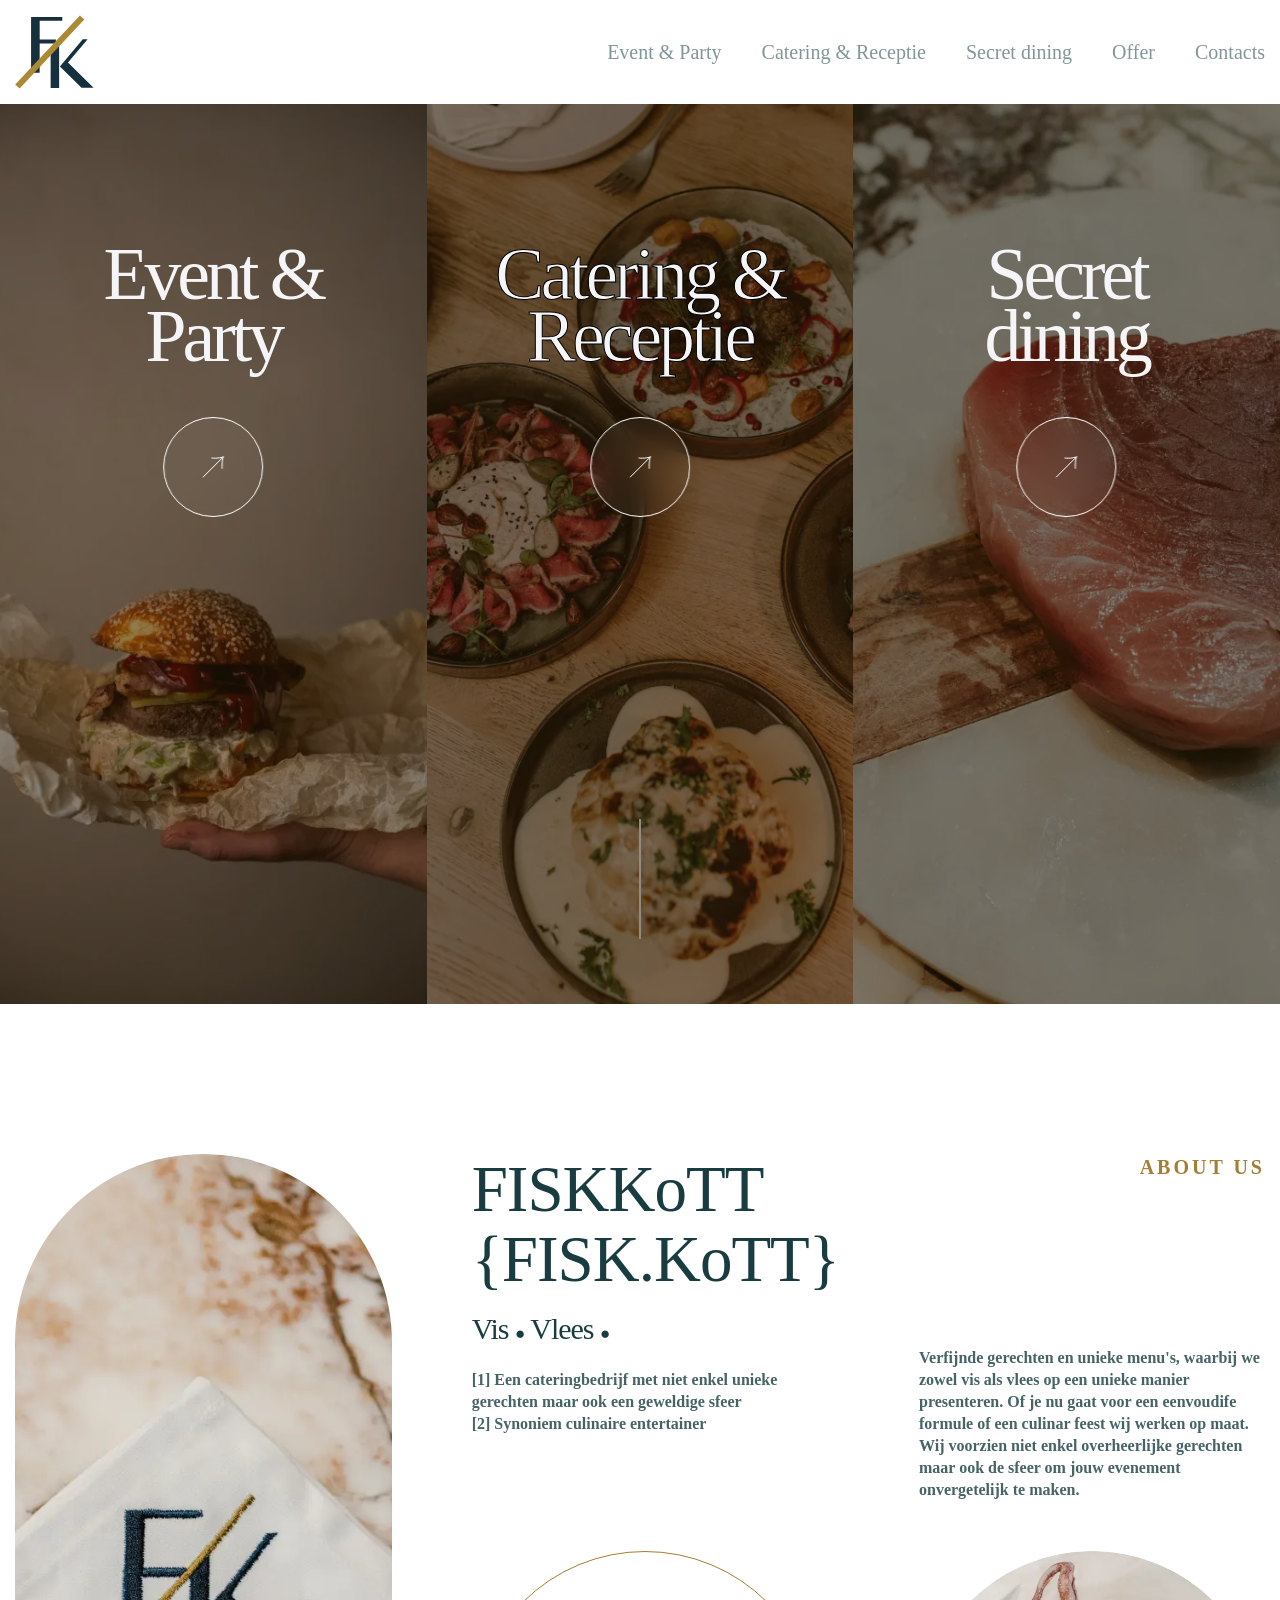
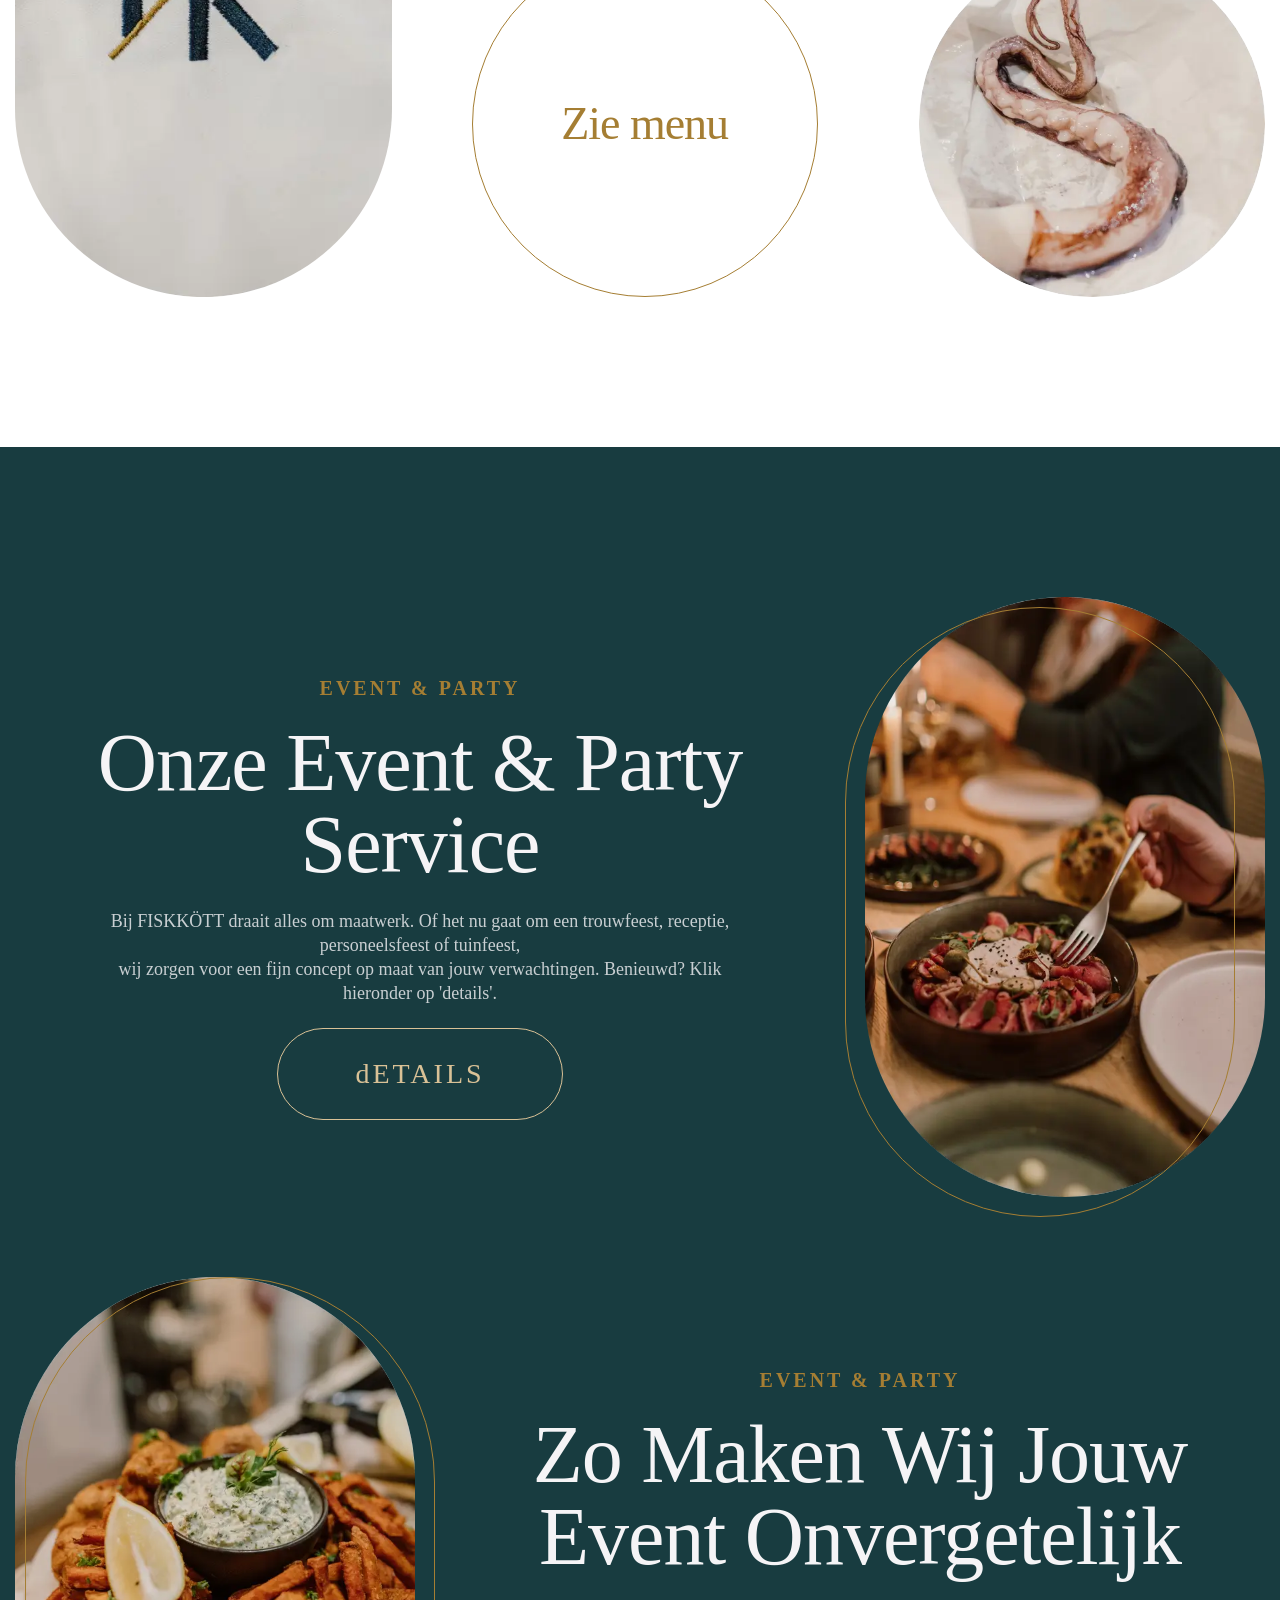
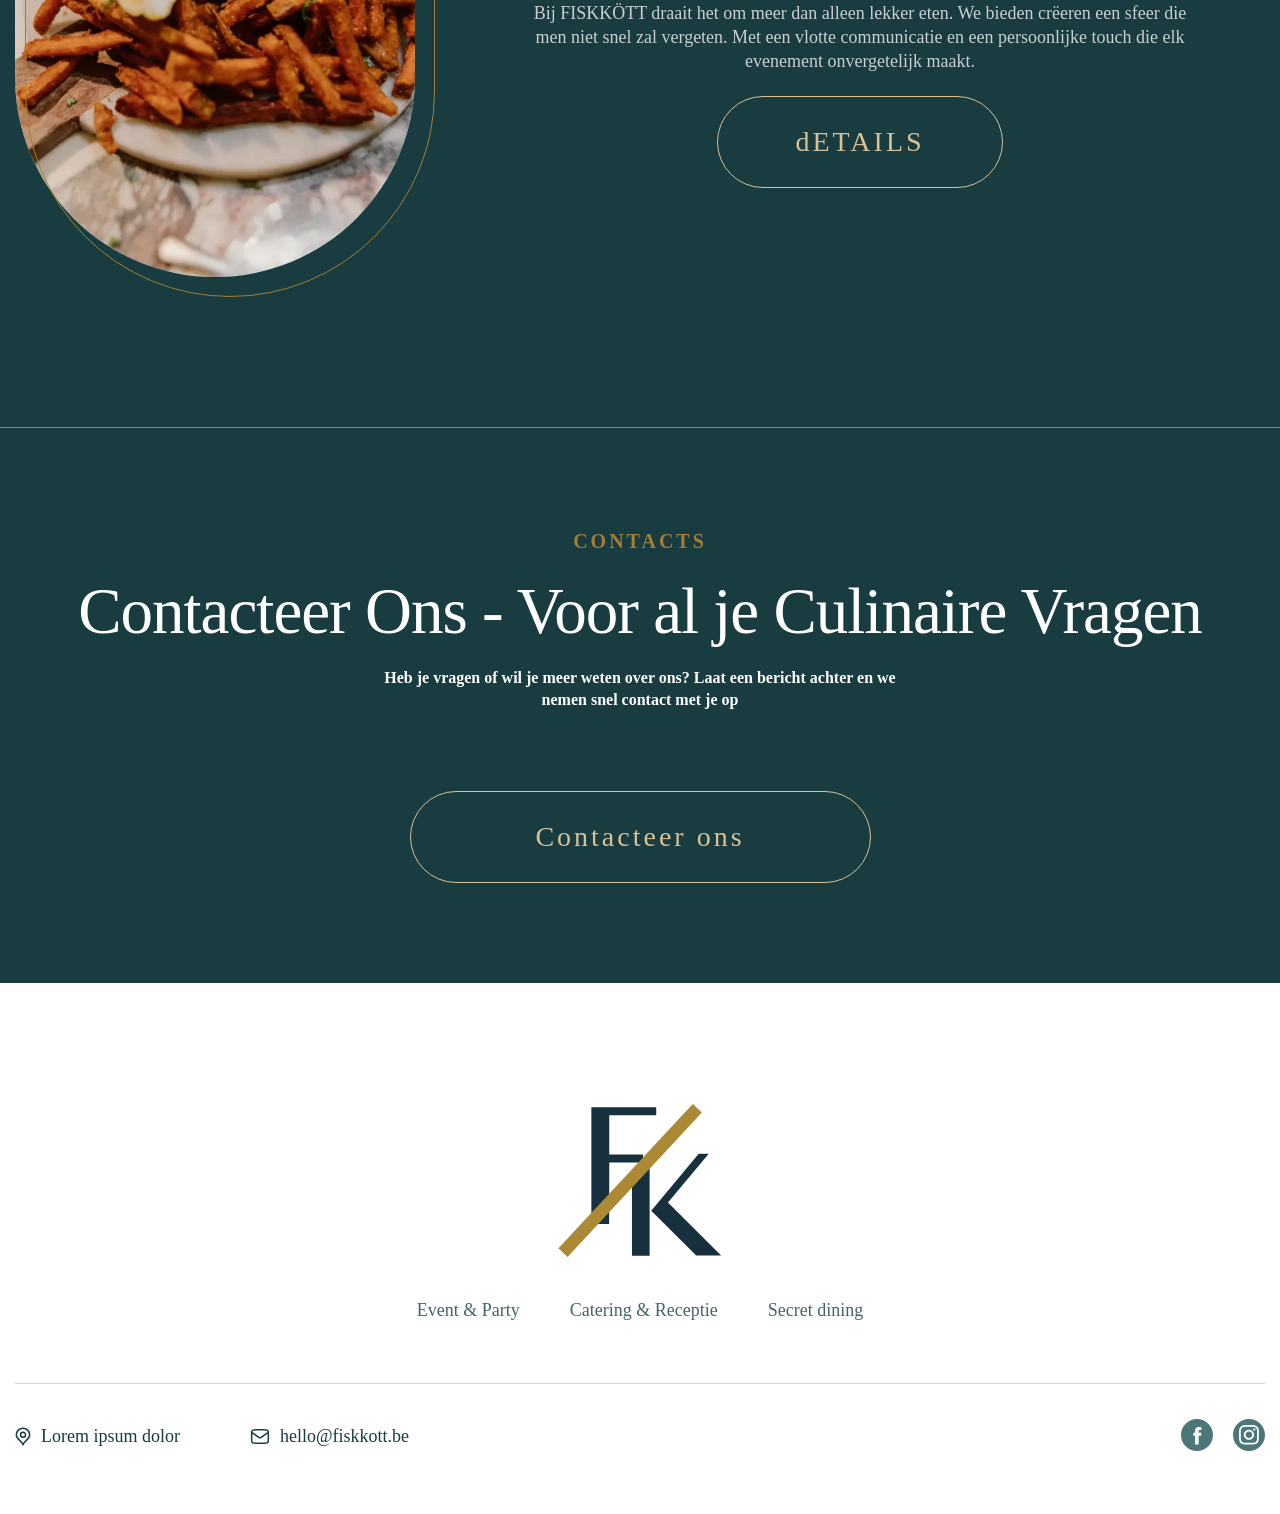
<file: index.html>
<!DOCTYPE html>
<html lang="en">

<head>
	<title>HomePage</title>
	<meta charset="UTF-8">
	<meta name="format-detection" content="telephone=no">
	<!-- <style>body{opacity: 0;}</style> -->
	<link rel="stylesheet" href="css/style.min.css?_v=20240318105529">
	<link rel="shortcut icon" href="favicon.ico">
	<!-- <meta name="robots" content="noindex, nofollow"> -->
	<meta name="viewport" content="width=device-width, initial-scale=1.0">
</head>

<body>
	<div class="wrapper">
		<header class="header">
			<div class="header__container">
				<div class="header__flex">
					<div class="header__menu">
						<button type="button" class="header__icon icon-menu"><span></span></button>
						<nav class="header__body">
							<ul class="header__list">
								<li class="header__item"><a
										href="https://developer-online.com/portfolio/fk/event_and_party.html"
										class="header__link menu-link">Event &
										Party</a></li>
								<li class="header__item"><a href="https://developer-online.com/portfolio/fk/catering.html"
										class="header__link menu-link">Catering &
										Receptie</a></li>
								<li class="header__item"><a href="https://developer-online.com/portfolio/fk/secret-dining.html"
										class="header__link menu-link">Secret
										dining</a></li>
							</ul>
						</nav>
					</div>
					<a href="https://developer-online.com/portfolio/fk/" class="header__logo"><img src="img/fk-logo.svg"
							alt="FK"></a>
					<ul class="header__wrapper">
						<li class="header__item" data-da=".header__list,1300"><a
								href="https://developer-online.com/portfolio/fk/offer.html"
								class="header__link menu-link">Offer</a>
						</li>
						<li class="header__item" data-da=".header__list,1300"><a
								href="https://developer-online.com/portfolio/fk/contacts.html"
								class="header__link menu-link">Contacts</a></li>
					</ul>
				</div>
			</div>
		</header>
		<main class="page main-page">
			<section class="main-page__main main">
				<div class="main__flex">
					<div class="main__item">
						<div class="main__img">
							<picture>
								<source srcset="img/main-page/main-1.webp" type="image/webp"><img src="img/main-page/main-1.jpg"
									alt="Event & Party">
							</picture>
						</div>
						<div class="main__content">
							<div class="main__caption">Event&nbsp;& Party</div>
							<div class="main__btn btn-round">
								<svg class="arrow-white" width="22" height="22" viewBox="0 0 22 22" fill="none"
									xmlns="http://www.w3.org/2000/svg">
									<path d="M1 21L21 1M21 1C21 1 15 3 9.66667 2M21 1C21 1 19.5 6 20 12.3333" stroke="white"
										stroke-linecap="round" stroke-linejoin="round" />
								</svg>
								<svg class="arrow-brown" width="22" height="22" viewBox="0 0 22 22" fill="none"
									xmlns="http://www.w3.org/2000/svg">
									<path d="M1 21L21 1M21 1C21 1 15 3 9.66667 2M21 1C21 1 19.5 6 20 12.3333" stroke="#A57E33"
										stroke-linecap="round" stroke-linejoin="round" />
								</svg>
							</div>
						</div>
					</div>
					<div class="main__item">
						<div class="main__img">
							<picture>
								<source srcset="img/main-page/main-2.webp" type="image/webp"><img src="img/main-page/main-2.jpg"
									alt="Catering & Receptie">
							</picture>
						</div>
						<div class="main__content">
							<div class="main__caption _bordered">Catering&nbsp;& Receptie</div>
							<div class="main__btn btn-round">
								<svg class="arrow-white" width="22" height="22" viewBox="0 0 22 22" fill="none"
									xmlns="http://www.w3.org/2000/svg">
									<path d="M1 21L21 1M21 1C21 1 15 3 9.66667 2M21 1C21 1 19.5 6 20 12.3333" stroke="white"
										stroke-linecap="round" stroke-linejoin="round" />
								</svg>
								<svg class="arrow-brown" width="22" height="22" viewBox="0 0 22 22" fill="none"
									xmlns="http://www.w3.org/2000/svg">
									<path d="M1 21L21 1M21 1C21 1 15 3 9.66667 2M21 1C21 1 19.5 6 20 12.3333" stroke="#A57E33"
										stroke-linecap="round" stroke-linejoin="round" />
								</svg>
							</div>
						</div>
					</div>
					<div class="main__item">
						<div class="main__img">
							<picture>
								<source srcset="img/main-page/main-3.webp" type="image/webp"><img src="img/main-page/main-3.jpg"
									alt="Secret dining">
							</picture>
						</div>
						<div class="main__content">
							<div class="main__caption">Secret dining</div>
							<div class="main__btn btn-round">
								<svg class="arrow-white" width="22" height="22" viewBox="0 0 22 22" fill="none"
									xmlns="http://www.w3.org/2000/svg">
									<path d="M1 21L21 1M21 1C21 1 15 3 9.66667 2M21 1C21 1 19.5 6 20 12.3333" stroke="white"
										stroke-linecap="round" stroke-linejoin="round" />
								</svg>
								<svg class="arrow-brown" width="22" height="22" viewBox="0 0 22 22" fill="none"
									xmlns="http://www.w3.org/2000/svg">
									<path d="M1 21L21 1M21 1C21 1 15 3 9.66667 2M21 1C21 1 19.5 6 20 12.3333" stroke="#A57E33"
										stroke-linecap="round" stroke-linejoin="round" />
								</svg>
							</div>
						</div>
					</div>
					<div class="main__line"></div>
				</div>
				<div class="main__slider slider-main swiper">
					<div class="slider-main__wrapper swiper-wrapper">
						<div class="slider-main__slide swiper-slide">
							<div class="slider-main__img">
								<picture>
									<source srcset="img/main-page/main-1.webp" type="image/webp"><img
										src="img/main-page/main-1.jpg" alt="Event & Party">
								</picture>
							</div>
							<div class="slider-main__content">
								<div class="slider-main__caption">Event&nbsp;& Party</div>
								<div class="slider-main__btn btn-round">
									<svg class="arrow-white" width="22" height="22" viewBox="0 0 22 22" fill="none"
										xmlns="http://www.w3.org/2000/svg">
										<path d="M1 21L21 1M21 1C21 1 15 3 9.66667 2M21 1C21 1 19.5 6 20 12.3333" stroke="white"
											stroke-linecap="round" stroke-linejoin="round" />
									</svg>
									<svg class="arrow-brown" width="22" height="22" viewBox="0 0 22 22" fill="none"
										xmlns="http://www.w3.org/2000/svg">
										<path d="M1 21L21 1M21 1C21 1 15 3 9.66667 2M21 1C21 1 19.5 6 20 12.3333" stroke="#A57E33"
											stroke-linecap="round" stroke-linejoin="round" />
									</svg>
								</div>
							</div>
						</div>
						<div class="slider-main__slide swiper-slide">
							<div class="slider-main__img">
								<picture>
									<source srcset="img/main-page/main-2.webp" type="image/webp"><img
										src="img/main-page/main-2.jpg" alt="Catering & Receptie">
								</picture>
							</div>
							<div class="slider-main__content">
								<div class="slider-main__caption _bordered">Catering&nbsp;& Receptie</div>
								<div class="slider-main__btn btn-round">
									<svg class="arrow-white" width="22" height="22" viewBox="0 0 22 22" fill="none"
										xmlns="http://www.w3.org/2000/svg">
										<path d="M1 21L21 1M21 1C21 1 15 3 9.66667 2M21 1C21 1 19.5 6 20 12.3333" stroke="white"
											stroke-linecap="round" stroke-linejoin="round" />
									</svg>
									<svg class="arrow-brown" width="22" height="22" viewBox="0 0 22 22" fill="none"
										xmlns="http://www.w3.org/2000/svg">
										<path d="M1 21L21 1M21 1C21 1 15 3 9.66667 2M21 1C21 1 19.5 6 20 12.3333" stroke="#A57E33"
											stroke-linecap="round" stroke-linejoin="round" />
									</svg>
								</div>
							</div>
						</div>
						<div class="slider-main__slide swiper-slide">
							<div class="slider-main__img">
								<picture>
									<source srcset="img/main-page/main-3.webp" type="image/webp"><img
										src="img/main-page/main-3.jpg" alt="Secret dining">
								</picture>
							</div>
							<div class="slider-main__content">
								<div class="slider-main__caption">Secret dining</div>
								<div class="slider-main__btn btn-round">
									<svg class="arrow-white" width="22" height="22" viewBox="0 0 22 22" fill="none"
										xmlns="http://www.w3.org/2000/svg">
										<path d="M1 21L21 1M21 1C21 1 15 3 9.66667 2M21 1C21 1 19.5 6 20 12.3333" stroke="white"
											stroke-linecap="round" stroke-linejoin="round" />
									</svg>
									<svg class="arrow-brown" width="22" height="22" viewBox="0 0 22 22" fill="none"
										xmlns="http://www.w3.org/2000/svg">
										<path d="M1 21L21 1M21 1C21 1 15 3 9.66667 2M21 1C21 1 19.5 6 20 12.3333" stroke="#A57E33"
											stroke-linecap="round" stroke-linejoin="round" />
									</svg>
								</div>
							</div>
						</div>
					</div>
					<div class="slider-main__line"></div>
				</div>
			</section>
			<section class="main-page__about about">
				<div class="about__container">
					<div class="about__flex">
						<div class="about__col">
							<div class="about__img">
								<picture>
									<source srcset="img/main-page/rect-1.webp" type="image/webp"><img
										src="img/main-page/rect-1.jpg" alt="About us">
								</picture>
							</div>
						</div>
						<div class="about__col _flex">
							<div class="about__content">
								<h2 class="about__title">FISKKoTT <br> {FISK.KoTT}</h2>
								<div class="about__subtitle">Vis <span>●</span> Vlees <span>●</span></div>
								<div class="about__text">
									[1] Een cateringbedrijf met niet enkel unieke gerechten
									maar ook een geweldige sfeer <br>
									[2] <strong>Synoniem</strong> culinaire entertainer
								</div>
							</div>
							<a href="#" class="about__btn btn-round-brown"><span>Zie menu</span></a>
						</div>
						<div class="about__col _flex">
							<div class="about__caption caption-brown">About us</div>
							<div class="about__content">
								<div class="about__text">Verfijnde gerechten en unieke menu's, waarbij we zowel vis als vlees op
									een unieke manier presenteren. Of je nu gaat
									voor een eenvoudife formule of een culinar feest wij werken op maat. <br>
									Wij voorzien niet enkel overheerlijke gerechten
									maar ook de sfeer om jouw evenement onvergetelijk te maken.</div>
								<div class="about__img _round">
									<picture>
										<source srcset="img/main-page/rect-2.webp" type="image/webp"><img
											src="img/main-page/rect-2.jpg" alt="About us">
									</picture>
								</div>
							</div>
						</div>
					</div>
				</div>
			</section>
			<section class="main-page__event event-main">
				<div class="event-main__container">
					<div class="event-main__wrapper">
						<div class="event-main__item">
							<div class="event-main__col">
								<div class="event-main__caption caption-brown">Event & Party</div>
								<h2 class="event-main__title title-white">Onze Event & Party Service</h2>
								<div class="event-main__text">Bij FISKKÖTT draait alles om maatwerk. Of het nu gaat om een
									trouwfeest, receptie, personeelsfeest of tuinfeest, <br>
									wij zorgen voor een fijn concept op maat van jouw verwachtingen. Benieuwd? Klik hieronder op
									'details'.</div>
								<a href="#" class="event-main__btn btn-beige"><span>dETAILS</span></a>
							</div>
							<div class="event-main__col">
								<div class="event-main__img _circle-beige">
									<picture>
										<source srcset="img/main-page/event-1.webp" type="image/webp"><img
											src="img/main-page/event-1.jpg" alt="">
									</picture>
								</div>
							</div>
						</div>
						<div class="event-main__item _reverse">
							<div class="event-main__col">
								<div class="event-main__caption caption-brown">Event & Party</div>
								<h2 class="event-main__title title-white">Zo Maken Wij Jouw Event Onvergetelijk</h2>
								<div class="event-main__text">Bij FISKKÖTT draait het om meer dan alleen lekker eten. We bieden
									crëeren een sfeer die men niet snel zal vergeten. Met
									een vlotte communicatie en een persoonlijke touch die elk evenement onvergetelijk maakt.
								</div>
								<a href="#" class="event-main__btn btn-beige"><span>dETAILS</span></a>
							</div>
							<div class="event-main__col">
								<div class="event-main__img _circle-beige _circle-beige_left">
									<picture>
										<source srcset="img/main-page/event-2.webp" type="image/webp"><img
											src="img/main-page/event-2.jpg" alt="">
									</picture>
								</div>
							</div>
						</div>
					</div>

				</div>
			</section>
			<section class="main-page__contacts contacts">
				<div class="contacts__container">
					<div class="contacts__caption caption-brown">Contacts</div>
					<h2 class="contacts__title">Contacteer Ons - Voor al je Culinaire Vragen</h2>
					<div class="contacts__text">Heb je vragen of wil je meer weten over ons? Laat een bericht achter en we
						nemen snel contact met je op</div>
					<a href="#" class="contacts__btn btn-beige"><span>Contacteer ons</span></a>
				</div>
			</section>
		</main>
		<footer class="footer">
			<div class="footer__container">
				<a href="https://developer-online.com/portfolio/fk/" class="footer__logo"><img src="img/fk-logo.svg"
						alt="FK"></a>
				<ul class="footer__menu">
					<li class="footer__item"><a href="https://developer-online.com/portfolio/fk/event_and_party.html"
							class="footer__link menu-link menu-link_green">Event &
							Party</a></li>
					<li class="footer__item"><a href="https://developer-online.com/portfolio/fk/catering.html"
							class="footer__link menu-link menu-link_green">Catering &
							Receptie</a>
					</li>
					<li class="footer__item"><a href="https://developer-online.com/portfolio/fk/secret-dining.html"
							class="footer__link menu-link menu-link_green">Secret
							dining
						</a></li>
				</ul>
				<div class="footer__bottom">
					<div class="footer__col">
						<address class="footer__address">
							<svg width="16" height="19" viewBox="0 0 16 19" fill="none" xmlns="http://www.w3.org/2000/svg">
								<path
									d="M7.99992 17.8334C8.83325 13.6667 14.6666 13.182 14.6666 7.83342C14.6666 4.15152 11.6818 1.16675 7.99992 1.16675C4.31802 1.16675 1.33325 4.15152 1.33325 7.83342C1.33325 13.182 7.16659 13.6667 7.99992 17.8334Z"
									stroke="#183C40" stroke-width="1.5" stroke-linecap="round" stroke-linejoin="round" />
								<path
									d="M7.99992 10.3334C9.38063 10.3334 10.4999 9.21413 10.4999 7.83342C10.4999 6.4527 9.38063 5.33341 7.99992 5.33341C6.61921 5.33341 5.49992 6.4527 5.49992 7.83342C5.49992 9.21413 6.61921 10.3334 7.99992 10.3334Z"
									stroke="#183C40" stroke-width="1.5" stroke-linecap="round" stroke-linejoin="round" />
							</svg>
							<span>Lorem ipsum dolor</span>
						</address>
						<a href="mailto:hello@fiskkott.be" class="footer__mail">
							<svg width="20" height="21" viewBox="0 0 20 21" fill="none" xmlns="http://www.w3.org/2000/svg">
								<path
									d="M1.66675 6.33325L8.47085 11.0961C9.02182 11.4818 9.29731 11.6746 9.59697 11.7493C9.86166 11.8153 10.1385 11.8153 10.4032 11.7493C10.7029 11.6746 10.9783 11.4818 11.5293 11.0961L18.3334 6.33325M5.66675 17.1666H14.3334C15.7335 17.1666 16.4336 17.1666 16.9684 16.8941C17.4388 16.6544 17.8212 16.272 18.0609 15.8016C18.3334 15.2668 18.3334 14.5667 18.3334 13.1666V7.83325C18.3334 6.43312 18.3334 5.73306 18.0609 5.19828C17.8212 4.72787 17.4388 4.34542 16.9684 4.10574C16.4336 3.83325 15.7335 3.83325 14.3334 3.83325H5.66675C4.26662 3.83325 3.56655 3.83325 3.03177 4.10574C2.56137 4.34542 2.17892 4.72787 1.93923 5.19828C1.66675 5.73306 1.66675 6.43312 1.66675 7.83325V13.1666C1.66675 14.5667 1.66675 15.2668 1.93923 15.8016C2.17892 16.272 2.56137 16.6544 3.03177 16.8941C3.56655 17.1666 4.26662 17.1666 5.66675 17.1666Z"
									stroke="#183C40" stroke-width="1.5" stroke-linecap="round" stroke-linejoin="round" />
							</svg>
							<span>hello@fiskkott.be</span>
						</a>
					</div>
					<div class="footer__socials">
						<a href="#" class="footer__soc"><svg width="32" height="32" viewBox="0 0 32 32" fill="none"
								xmlns="http://www.w3.org/2000/svg">
								<path fill-rule="evenodd" clip-rule="evenodd"
									d="M0 16C0 7.16344 7.16344 0 16 0C24.8366 0 32 7.16344 32 16C32 24.8366 24.8366 32 16 32C7.16344 32 0 24.8366 0 16ZM17.6677 25.4077V16.7028H20.0706L20.3891 13.7031H17.6677L17.6718 12.2017C17.6718 11.4193 17.7461 11.0001 18.8698 11.0001H20.372V8H17.9688C15.0821 8 14.066 9.4552 14.066 11.9024V13.7034H12.2667V16.7031H14.066V25.4077H17.6677Z"
									fill="#215458" fill-opacity="0.8" />
							</svg>
						</a>
						<a href="#" class="footer__soc">
							<svg width="32" height="32" viewBox="0 0 32 32" fill="none" xmlns="http://www.w3.org/2000/svg">
								<path fill-rule="evenodd" clip-rule="evenodd"
									d="M32 16C32 24.8365 24.8365 32 16 32C7.16347 32 0 24.8365 0 16C0 7.16347 7.16347 0 16 0C24.8365 0 32 7.16347 32 16ZM15.9593 7.76326C18.6204 7.76326 18.9355 7.77474 19.982 7.82064C20.9546 7.86271 21.4798 8.02335 21.8299 8.15722C22.2929 8.33317 22.6274 8.54736 22.9737 8.88777C23.3238 9.23201 23.5378 9.55713 23.7167 10.0123C23.8529 10.3565 24.0163 10.8767 24.0591 11.8291C24.1058 12.8618 24.1175 13.1716 24.1175 15.784C24.1175 18.4002 24.1058 18.71 24.0591 19.7389C24.0163 20.6951 23.8529 21.2115 23.7167 21.5557C23.5378 22.0109 23.3199 22.3398 22.9737 22.6802C22.6236 23.0245 22.2929 23.2348 21.8299 23.4108C21.4798 23.5447 20.9507 23.7053 19.982 23.7474C18.9316 23.7933 18.6165 23.8048 15.9593 23.8048C13.2983 23.8048 12.9832 23.7933 11.9367 23.7474C10.9641 23.7053 10.4389 23.5447 10.0888 23.4108C9.62582 23.2348 9.29125 23.0207 8.94501 22.6802C8.59488 22.336 8.38091 22.0109 8.20195 21.5557C8.06579 21.2115 7.90239 20.6913 7.8596 19.7389C7.81291 18.7062 7.80124 18.3964 7.80124 15.784C7.80124 13.1678 7.81291 12.858 7.8596 11.8291C7.90239 10.8729 8.06579 10.3565 8.20195 10.0123C8.38091 9.55713 8.59877 9.22819 8.94501 8.88777C9.29514 8.54354 9.62582 8.33317 10.0888 8.15722C10.4389 8.02335 10.968 7.86271 11.9367 7.82064C12.9832 7.77474 13.2983 7.76326 15.9593 7.76326ZM15.9593 6C13.2555 6 12.9171 6.01147 11.855 6.05737C10.7968 6.10327 10.0693 6.27157 9.43909 6.51253C8.78161 6.76497 8.22529 7.09774 7.67286 7.64469C7.11654 8.18782 6.77807 8.73478 6.52131 9.37736C6.27622 10.0008 6.10504 10.7122 6.05836 11.7526C6.01167 12.8006 6 13.1334 6 15.7917C6 18.4499 6.01167 18.7827 6.05836 19.8269C6.10504 20.8673 6.27622 21.5825 6.52131 22.2021C6.77807 22.8485 7.11654 23.3955 7.67286 23.9386C8.22529 24.4818 8.78162 24.8183 9.4352 25.067C10.0693 25.3079 10.7929 25.4762 11.8511 25.5221C12.9132 25.568 13.2516 25.5795 15.9555 25.5795C18.6593 25.5795 18.9977 25.568 20.0598 25.5221C21.118 25.4762 21.8455 25.3079 22.4757 25.067C23.1293 24.8183 23.6856 24.4818 24.2381 23.9386C24.7905 23.3955 25.1328 22.8485 25.3857 22.206C25.6308 21.5825 25.802 20.8711 25.8487 19.8307C25.8954 18.7865 25.907 18.4538 25.907 15.7955C25.907 13.1372 25.8954 12.8044 25.8487 11.7602C25.802 10.7199 25.6308 10.0046 25.3857 9.38501C25.1406 8.73478 24.8022 8.18782 24.2458 7.64469C23.6934 7.10156 23.1371 6.76497 22.4835 6.51636C21.8494 6.27539 21.1258 6.1071 20.0676 6.0612C19.0016 6.01147 18.6632 6 15.9593 6ZM15.9593 10.762C13.1349 10.762 10.8435 13.0148 10.8435 15.7917C10.8435 18.5685 13.1349 20.8214 15.9593 20.8214C18.7838 20.8214 21.0752 18.5685 21.0752 15.7917C21.0752 13.0148 18.7838 10.762 15.9593 10.762ZM15.9593 19.0543C14.127 19.0543 12.6409 17.5932 12.6409 15.7917C12.6409 13.9901 14.127 12.529 15.9593 12.529C17.7917 12.529 19.2778 13.9901 19.2778 15.7917C19.2778 17.5932 17.7917 19.0543 15.9593 19.0543ZM21.2775 11.7373C21.935 11.7373 22.4718 11.2133 22.4718 10.5631C22.4718 9.91666 21.935 9.38882 21.2775 9.38882C20.62 9.38882 20.0831 9.91283 20.0831 10.5631C20.0831 11.2095 20.6161 11.7373 21.2775 11.7373Z"
									fill="#215458" fill-opacity="0.8" />
							</svg>

						</a>
					</div>
				</div>
			</div>
		</footer>
	</div>
	<script src="js/app.min.js?_v=20240318105529"></script>
</body>

</html>
</file>
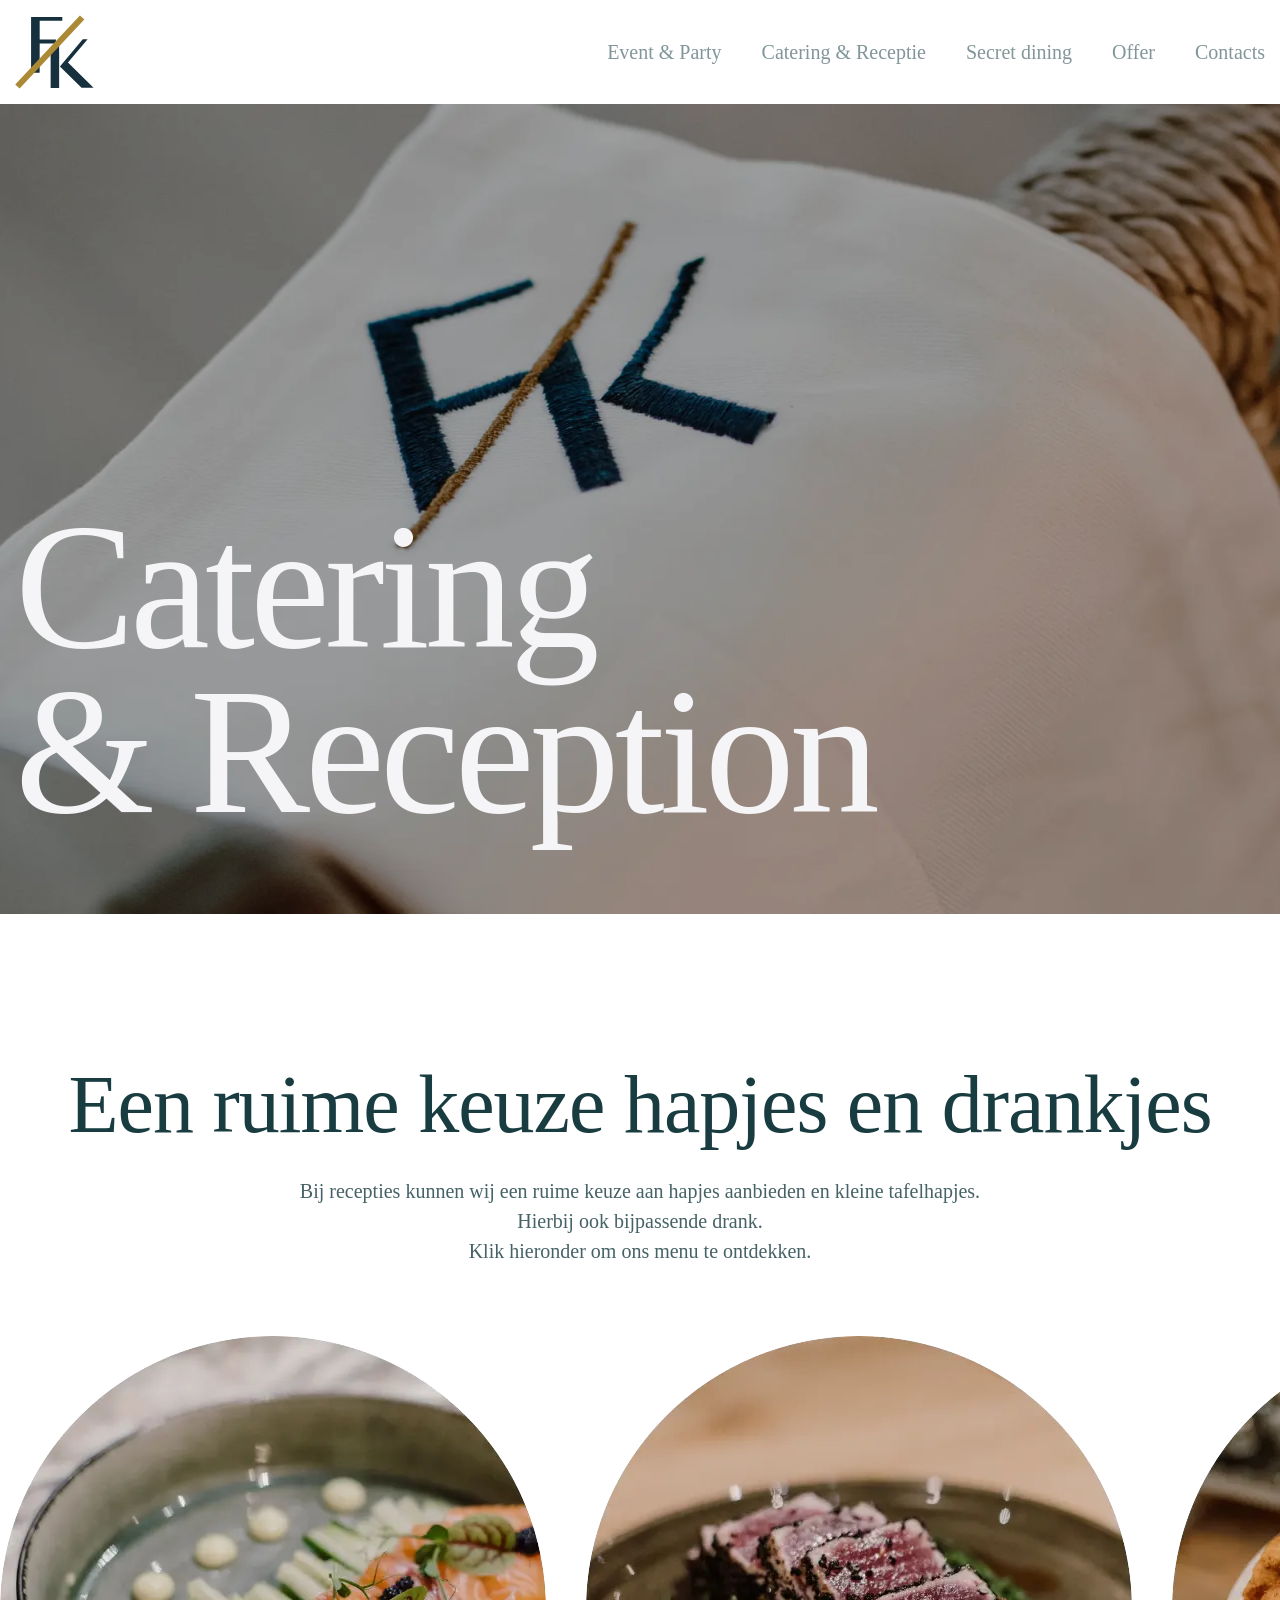
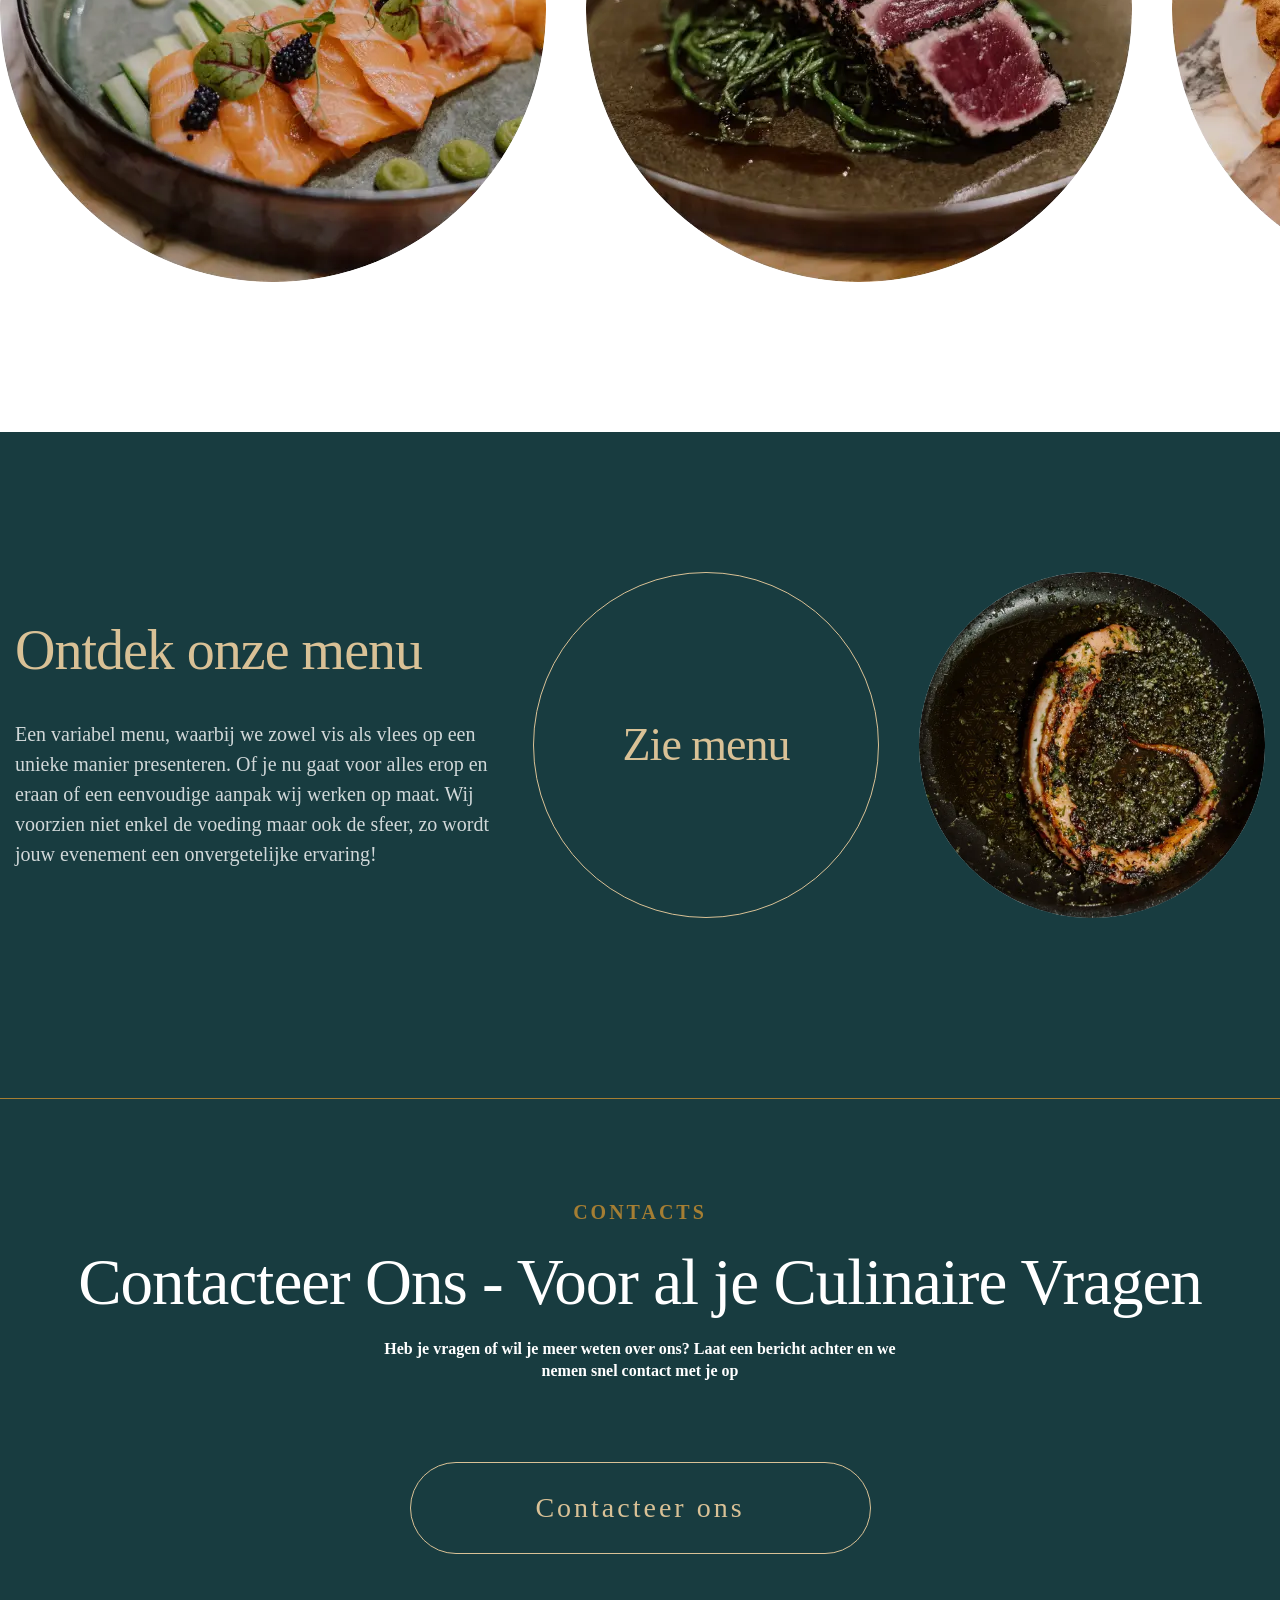
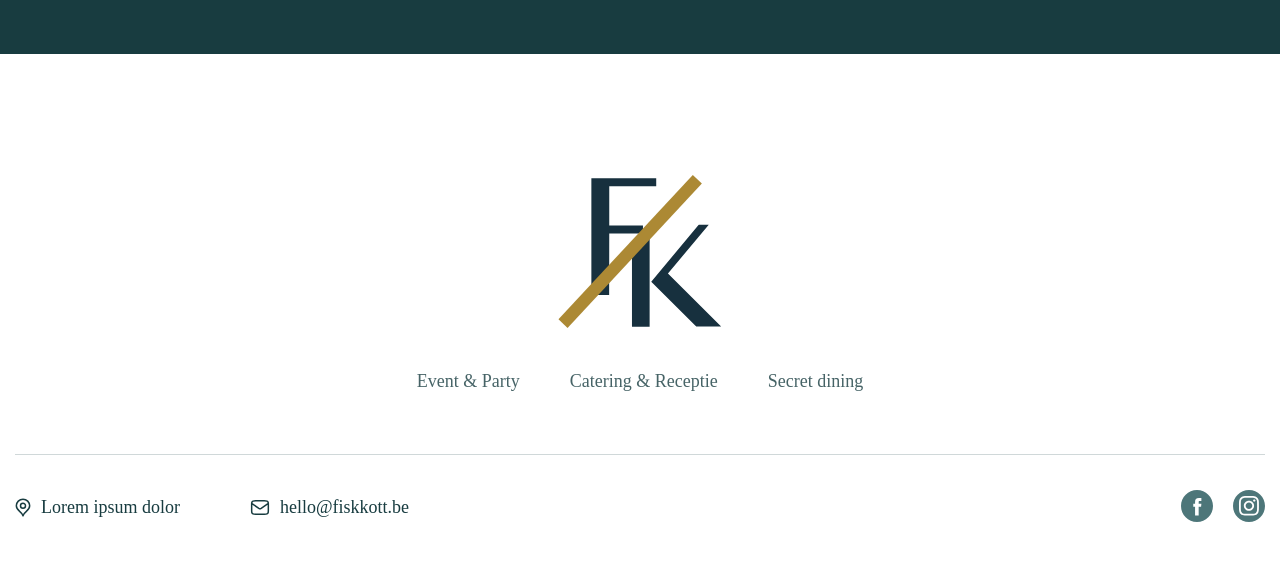
<file: catering.html>
<!DOCTYPE html>
<html lang="en">

<head>
	<title>Catering & Reception</title>
	<meta charset="UTF-8">
	<meta name="format-detection" content="telephone=no">
	<!-- <style>body{opacity: 0;}</style> -->
	<link rel="stylesheet" href="css/style.min.css?_v=20240318105529">
	<link rel="shortcut icon" href="favicon.ico">
	<!-- <meta name="robots" content="noindex, nofollow"> -->
	<meta name="viewport" content="width=device-width, initial-scale=1.0">
</head>

<body>
	<div class="wrapper">
		<header class="header">
			<div class="header__container">
				<div class="header__flex">
					<div class="header__menu">
						<button type="button" class="header__icon icon-menu"><span></span></button>
						<nav class="header__body">
							<ul class="header__list">
								<li class="header__item"><a
										href="https://developer-online.com/portfolio/fk/event_and_party.html"
										class="header__link menu-link">Event &
										Party</a></li>
								<li class="header__item"><a href="https://developer-online.com/portfolio/fk/catering.html"
										class="header__link menu-link">Catering &
										Receptie</a></li>
								<li class="header__item"><a href="https://developer-online.com/portfolio/fk/secret-dining.html"
										class="header__link menu-link">Secret
										dining</a></li>
							</ul>
						</nav>
					</div>
					<a href="https://developer-online.com/portfolio/fk/" class="header__logo"><img src="img/fk-logo.svg"
							alt="FK"></a>
					<ul class="header__wrapper">
						<li class="header__item" data-da=".header__list,1300"><a
								href="https://developer-online.com/portfolio/fk/offer.html"
								class="header__link menu-link">Offer</a>
						</li>
						<li class="header__item" data-da=".header__list,1300"><a
								href="https://developer-online.com/portfolio/fk/contacts.html"
								class="header__link menu-link">Contacts</a></li>
					</ul>
				</div>
			</div>
		</header>
		<main class="page catering-page">
			<section class="catering-page__first first-section">
				<div class="first-section__bg">
					<picture>
						<source srcset="img/catering-page/catering-bg.webp" type="image/webp"><img
							src="img/catering-page/catering-bg.jpg" alt="">
					</picture>
				</div>
				<div class="first-section__content">
					<div class="first-section__container">
						<h1 class="first-section__title">Catering <br>& Reception</h1>
					</div>
				</div>
			</section>
			<section class="catering-page__carousel carousel">
				<div class="carousel__container">
					<h2 class="carousel__title">Een ruime keuze hapjes en drankjes</h2>
					<div class="carousel__text text-green">Bij recepties kunnen wij een ruime keuze aan hapjes aanbieden en
						kleine
						tafelhapjes. <br>
						Hierbij ook bijpassende drank. <br>
						Klik hieronder om ons menu te ontdekken.</div>
				</div>
				<div class="carousel__slider swiper">
					<div class="carousel__wrapper swiper-wrapper">
						<div class="carousel__slide swiper-slide">
							<picture>
								<source srcset="img/catering-page/slide-1.webp" type="image/webp"><img
									src="img/catering-page/slide-1.jpg" alt="">
							</picture>
						</div>
						<div class="carousel__slide swiper-slide">
							<picture>
								<source srcset="img/catering-page/slide-2.webp" type="image/webp"><img
									src="img/catering-page/slide-2.jpg" alt="">
							</picture>
						</div>
						<div class="carousel__slide swiper-slide">
							<picture>
								<source srcset="img/catering-page/slide-3.webp" type="image/webp"><img
									src="img/catering-page/slide-3.jpg" alt="">
							</picture>
						</div>
						<div class="carousel__slide swiper-slide">
							<picture>
								<source srcset="img/catering-page/slide-4.webp" type="image/webp"><img
									src="img/catering-page/slide-4.jpg" alt="">
							</picture>
						</div>
						<div class="carousel__slide swiper-slide">
							<picture>
								<source srcset="img/catering-page/slide-1.webp" type="image/webp"><img
									src="img/catering-page/slide-1.jpg" alt="">
							</picture>
						</div>
						<div class="carousel__slide swiper-slide">
							<picture>
								<source srcset="img/catering-page/slide-2.webp" type="image/webp"><img
									src="img/catering-page/slide-2.jpg" alt="">
							</picture>
						</div>
						<div class="carousel__slide swiper-slide">
							<picture>
								<source srcset="img/catering-page/slide-3.webp" type="image/webp"><img
									src="img/catering-page/slide-3.jpg" alt="">
							</picture>
						</div>
						<div class="carousel__slide swiper-slide">
							<picture>
								<source srcset="img/catering-page/slide-4.webp" type="image/webp"><img
									src="img/catering-page/slide-4.jpg" alt="">
							</picture>
						</div>
					</div>
				</div>
			</section>
			<section class="catering-page__feedback feedback-catering">
				<div class="feedback-catering__container">
					<div class="feedback-catering__flex">
						<div class="feedback-catering__content">
							<h2 class="feedback-catering__title">Ontdek onze menu</h2>
							<div class="feedback-catering__text">Een variabel menu, waarbij we zowel vis als vlees op een
								unieke manier presenteren. Of je nu gaat voor alles erop en
								eraan of een eenvoudige aanpak wij werken op maat. Wij voorzien niet enkel de voeding maar ook
								de sfeer, zo wordt jouw
								evenement een onvergetelijke ervaring!</div>
						</div>
						<div class="feedback-catering__button">
							<a href="#" class="feedback-catering__btn btn-round-beige">
								<span>Zie menu</span>
							</a>
						</div>
						<div class="feedback-catering__img">
							<picture>
								<source srcset="img/catering-page/round-1.webp" type="image/webp"><img
									src="img/catering-page/round-1.jpg" alt="">
							</picture>
						</div>
					</div>
				</div>
			</section>
			<section class="catering-page__contacts contacts">
				<div class="contacts__container">
					<div class="contacts__caption caption-brown">Contacts</div>
					<h2 class="contacts__title">Contacteer Ons - Voor al je Culinaire Vragen</h2>
					<div class="contacts__text">Heb je vragen of wil je meer weten over ons? Laat een bericht achter en we
						nemen snel contact met je op</div>
					<a href="#" class="contacts__btn btn-beige"><span>Contacteer ons</span></a>
				</div>
			</section>
		</main>
		<footer class="footer">
			<div class="footer__container">
				<a href="https://developer-online.com/portfolio/fk/" class="footer__logo"><img src="img/fk-logo.svg"
						alt="FK"></a>
				<ul class="footer__menu">
					<li class="footer__item"><a href="https://developer-online.com/portfolio/fk/event_and_party.html"
							class="footer__link menu-link menu-link_green">Event &
							Party</a></li>
					<li class="footer__item"><a href="https://developer-online.com/portfolio/fk/catering.html"
							class="footer__link menu-link menu-link_green">Catering &
							Receptie</a>
					</li>
					<li class="footer__item"><a href="https://developer-online.com/portfolio/fk/secret-dining.html"
							class="footer__link menu-link menu-link_green">Secret
							dining
						</a></li>
				</ul>
				<div class="footer__bottom">
					<div class="footer__col">
						<address class="footer__address">
							<svg width="16" height="19" viewBox="0 0 16 19" fill="none" xmlns="http://www.w3.org/2000/svg">
								<path
									d="M7.99992 17.8334C8.83325 13.6667 14.6666 13.182 14.6666 7.83342C14.6666 4.15152 11.6818 1.16675 7.99992 1.16675C4.31802 1.16675 1.33325 4.15152 1.33325 7.83342C1.33325 13.182 7.16659 13.6667 7.99992 17.8334Z"
									stroke="#183C40" stroke-width="1.5" stroke-linecap="round" stroke-linejoin="round" />
								<path
									d="M7.99992 10.3334C9.38063 10.3334 10.4999 9.21413 10.4999 7.83342C10.4999 6.4527 9.38063 5.33341 7.99992 5.33341C6.61921 5.33341 5.49992 6.4527 5.49992 7.83342C5.49992 9.21413 6.61921 10.3334 7.99992 10.3334Z"
									stroke="#183C40" stroke-width="1.5" stroke-linecap="round" stroke-linejoin="round" />
							</svg>
							<span>Lorem ipsum dolor</span>
						</address>
						<a href="mailto:hello@fiskkott.be" class="footer__mail">
							<svg width="20" height="21" viewBox="0 0 20 21" fill="none" xmlns="http://www.w3.org/2000/svg">
								<path
									d="M1.66675 6.33325L8.47085 11.0961C9.02182 11.4818 9.29731 11.6746 9.59697 11.7493C9.86166 11.8153 10.1385 11.8153 10.4032 11.7493C10.7029 11.6746 10.9783 11.4818 11.5293 11.0961L18.3334 6.33325M5.66675 17.1666H14.3334C15.7335 17.1666 16.4336 17.1666 16.9684 16.8941C17.4388 16.6544 17.8212 16.272 18.0609 15.8016C18.3334 15.2668 18.3334 14.5667 18.3334 13.1666V7.83325C18.3334 6.43312 18.3334 5.73306 18.0609 5.19828C17.8212 4.72787 17.4388 4.34542 16.9684 4.10574C16.4336 3.83325 15.7335 3.83325 14.3334 3.83325H5.66675C4.26662 3.83325 3.56655 3.83325 3.03177 4.10574C2.56137 4.34542 2.17892 4.72787 1.93923 5.19828C1.66675 5.73306 1.66675 6.43312 1.66675 7.83325V13.1666C1.66675 14.5667 1.66675 15.2668 1.93923 15.8016C2.17892 16.272 2.56137 16.6544 3.03177 16.8941C3.56655 17.1666 4.26662 17.1666 5.66675 17.1666Z"
									stroke="#183C40" stroke-width="1.5" stroke-linecap="round" stroke-linejoin="round" />
							</svg>
							<span>hello@fiskkott.be</span>
						</a>
					</div>
					<div class="footer__socials">
						<a href="#" class="footer__soc"><svg width="32" height="32" viewBox="0 0 32 32" fill="none"
								xmlns="http://www.w3.org/2000/svg">
								<path fill-rule="evenodd" clip-rule="evenodd"
									d="M0 16C0 7.16344 7.16344 0 16 0C24.8366 0 32 7.16344 32 16C32 24.8366 24.8366 32 16 32C7.16344 32 0 24.8366 0 16ZM17.6677 25.4077V16.7028H20.0706L20.3891 13.7031H17.6677L17.6718 12.2017C17.6718 11.4193 17.7461 11.0001 18.8698 11.0001H20.372V8H17.9688C15.0821 8 14.066 9.4552 14.066 11.9024V13.7034H12.2667V16.7031H14.066V25.4077H17.6677Z"
									fill="#215458" fill-opacity="0.8" />
							</svg>
						</a>
						<a href="#" class="footer__soc">
							<svg width="32" height="32" viewBox="0 0 32 32" fill="none" xmlns="http://www.w3.org/2000/svg">
								<path fill-rule="evenodd" clip-rule="evenodd"
									d="M32 16C32 24.8365 24.8365 32 16 32C7.16347 32 0 24.8365 0 16C0 7.16347 7.16347 0 16 0C24.8365 0 32 7.16347 32 16ZM15.9593 7.76326C18.6204 7.76326 18.9355 7.77474 19.982 7.82064C20.9546 7.86271 21.4798 8.02335 21.8299 8.15722C22.2929 8.33317 22.6274 8.54736 22.9737 8.88777C23.3238 9.23201 23.5378 9.55713 23.7167 10.0123C23.8529 10.3565 24.0163 10.8767 24.0591 11.8291C24.1058 12.8618 24.1175 13.1716 24.1175 15.784C24.1175 18.4002 24.1058 18.71 24.0591 19.7389C24.0163 20.6951 23.8529 21.2115 23.7167 21.5557C23.5378 22.0109 23.3199 22.3398 22.9737 22.6802C22.6236 23.0245 22.2929 23.2348 21.8299 23.4108C21.4798 23.5447 20.9507 23.7053 19.982 23.7474C18.9316 23.7933 18.6165 23.8048 15.9593 23.8048C13.2983 23.8048 12.9832 23.7933 11.9367 23.7474C10.9641 23.7053 10.4389 23.5447 10.0888 23.4108C9.62582 23.2348 9.29125 23.0207 8.94501 22.6802C8.59488 22.336 8.38091 22.0109 8.20195 21.5557C8.06579 21.2115 7.90239 20.6913 7.8596 19.7389C7.81291 18.7062 7.80124 18.3964 7.80124 15.784C7.80124 13.1678 7.81291 12.858 7.8596 11.8291C7.90239 10.8729 8.06579 10.3565 8.20195 10.0123C8.38091 9.55713 8.59877 9.22819 8.94501 8.88777C9.29514 8.54354 9.62582 8.33317 10.0888 8.15722C10.4389 8.02335 10.968 7.86271 11.9367 7.82064C12.9832 7.77474 13.2983 7.76326 15.9593 7.76326ZM15.9593 6C13.2555 6 12.9171 6.01147 11.855 6.05737C10.7968 6.10327 10.0693 6.27157 9.43909 6.51253C8.78161 6.76497 8.22529 7.09774 7.67286 7.64469C7.11654 8.18782 6.77807 8.73478 6.52131 9.37736C6.27622 10.0008 6.10504 10.7122 6.05836 11.7526C6.01167 12.8006 6 13.1334 6 15.7917C6 18.4499 6.01167 18.7827 6.05836 19.8269C6.10504 20.8673 6.27622 21.5825 6.52131 22.2021C6.77807 22.8485 7.11654 23.3955 7.67286 23.9386C8.22529 24.4818 8.78162 24.8183 9.4352 25.067C10.0693 25.3079 10.7929 25.4762 11.8511 25.5221C12.9132 25.568 13.2516 25.5795 15.9555 25.5795C18.6593 25.5795 18.9977 25.568 20.0598 25.5221C21.118 25.4762 21.8455 25.3079 22.4757 25.067C23.1293 24.8183 23.6856 24.4818 24.2381 23.9386C24.7905 23.3955 25.1328 22.8485 25.3857 22.206C25.6308 21.5825 25.802 20.8711 25.8487 19.8307C25.8954 18.7865 25.907 18.4538 25.907 15.7955C25.907 13.1372 25.8954 12.8044 25.8487 11.7602C25.802 10.7199 25.6308 10.0046 25.3857 9.38501C25.1406 8.73478 24.8022 8.18782 24.2458 7.64469C23.6934 7.10156 23.1371 6.76497 22.4835 6.51636C21.8494 6.27539 21.1258 6.1071 20.0676 6.0612C19.0016 6.01147 18.6632 6 15.9593 6ZM15.9593 10.762C13.1349 10.762 10.8435 13.0148 10.8435 15.7917C10.8435 18.5685 13.1349 20.8214 15.9593 20.8214C18.7838 20.8214 21.0752 18.5685 21.0752 15.7917C21.0752 13.0148 18.7838 10.762 15.9593 10.762ZM15.9593 19.0543C14.127 19.0543 12.6409 17.5932 12.6409 15.7917C12.6409 13.9901 14.127 12.529 15.9593 12.529C17.7917 12.529 19.2778 13.9901 19.2778 15.7917C19.2778 17.5932 17.7917 19.0543 15.9593 19.0543ZM21.2775 11.7373C21.935 11.7373 22.4718 11.2133 22.4718 10.5631C22.4718 9.91666 21.935 9.38882 21.2775 9.38882C20.62 9.38882 20.0831 9.91283 20.0831 10.5631C20.0831 11.2095 20.6161 11.7373 21.2775 11.7373Z"
									fill="#215458" fill-opacity="0.8" />
							</svg>

						</a>
					</div>
				</div>
			</div>
		</footer>
	</div>
	<script src="js/app.min.js?_v=20240318105529"></script>
</body>

</html>
</file>
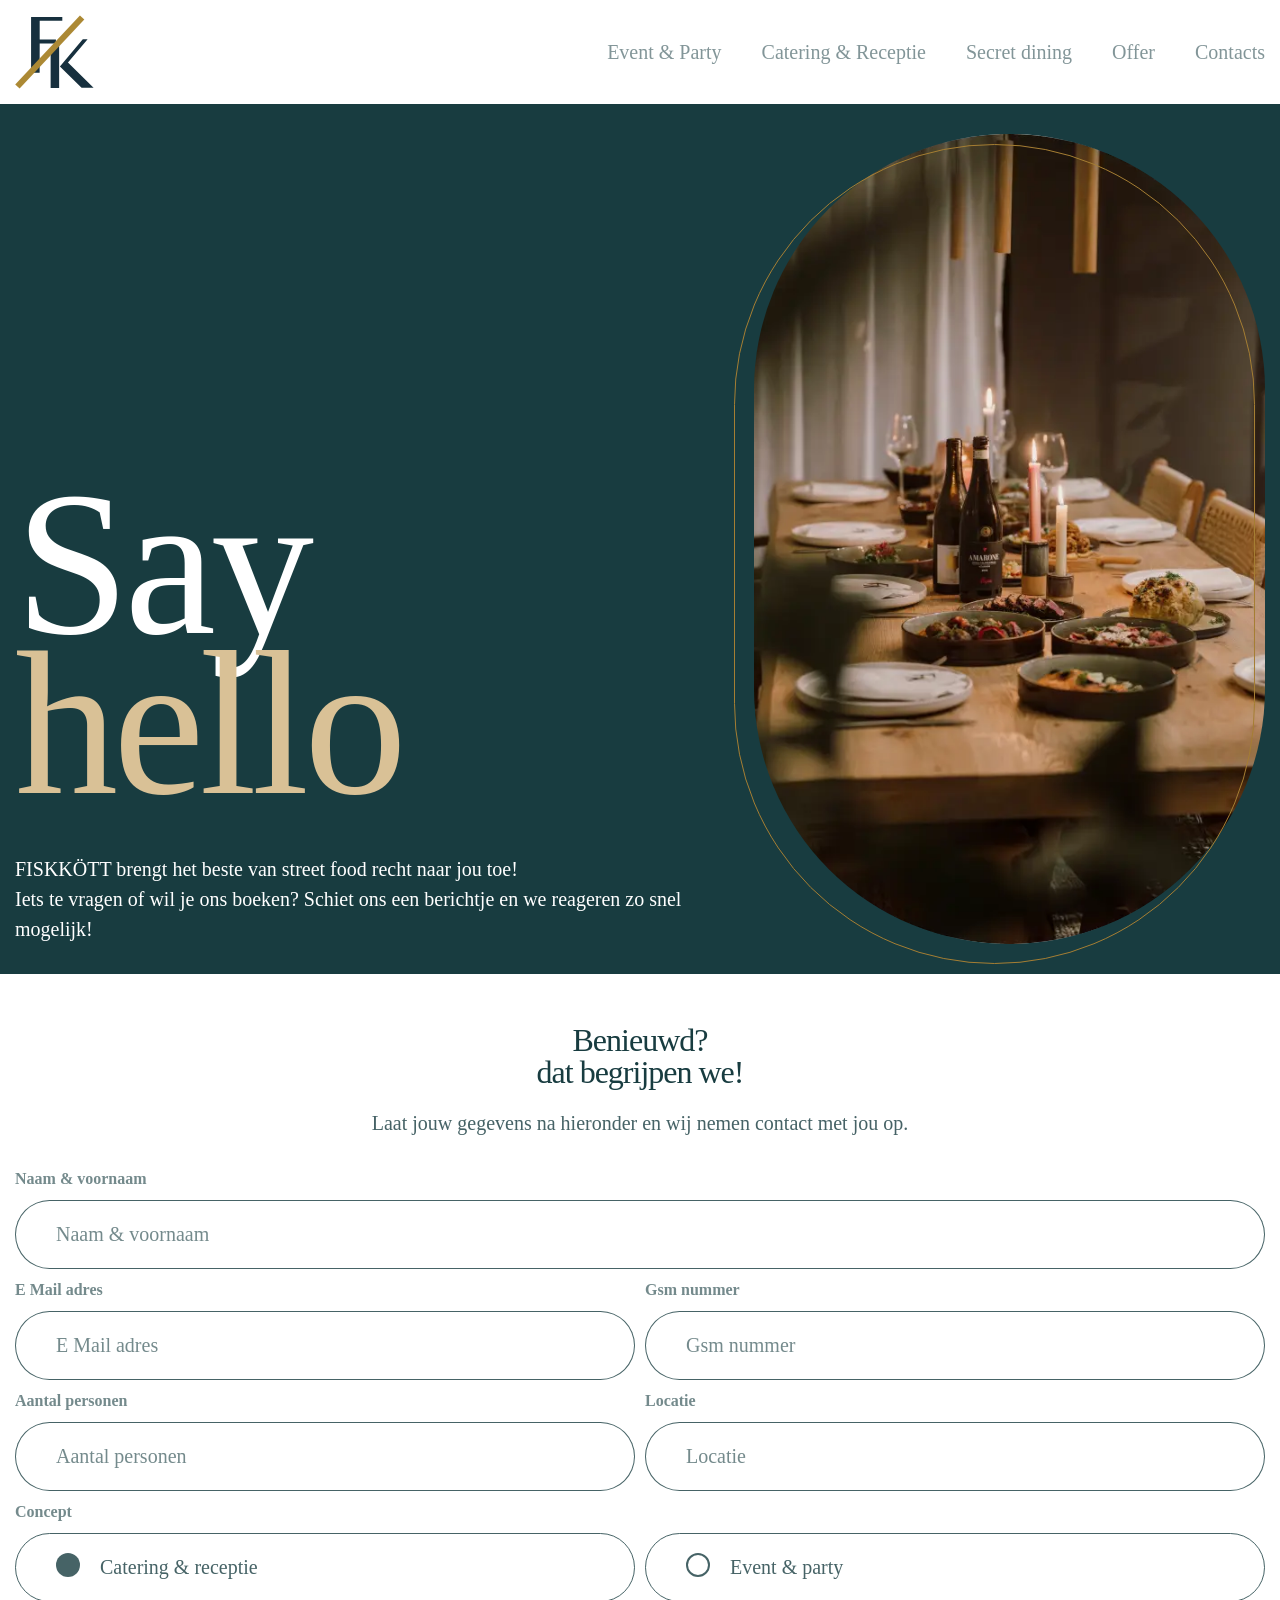
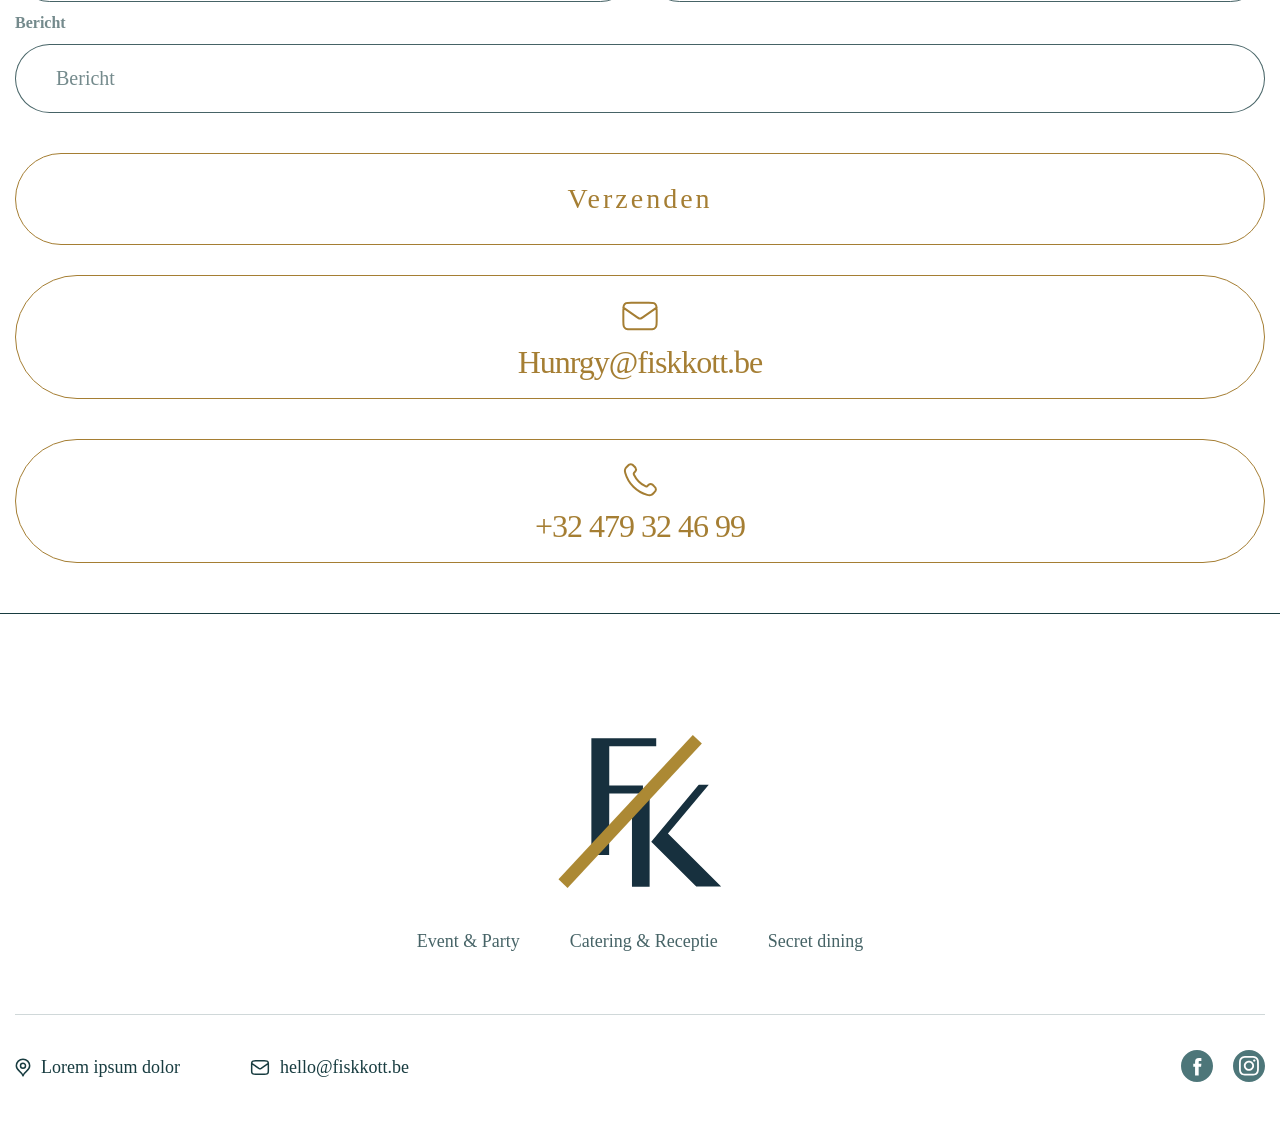
<file: contacts.html>
<!DOCTYPE html>
<html lang="en">

<head>
	<title>Contacts</title>
	<meta charset="UTF-8">
	<meta name="format-detection" content="telephone=no">
	<!-- <style>body{opacity: 0;}</style> -->
	<link rel="stylesheet" href="css/style.min.css?_v=20240318105529">
	<link rel="shortcut icon" href="favicon.ico">
	<!-- <meta name="robots" content="noindex, nofollow"> -->
	<meta name="viewport" content="width=device-width, initial-scale=1.0">
</head>

<body>
	<div class="wrapper">
		<header class="header">
			<div class="header__container">
				<div class="header__flex">
					<div class="header__menu">
						<button type="button" class="header__icon icon-menu"><span></span></button>
						<nav class="header__body">
							<ul class="header__list">
								<li class="header__item"><a
										href="https://developer-online.com/portfolio/fk/event_and_party.html"
										class="header__link menu-link">Event &
										Party</a></li>
								<li class="header__item"><a href="https://developer-online.com/portfolio/fk/catering.html"
										class="header__link menu-link">Catering &
										Receptie</a></li>
								<li class="header__item"><a href="https://developer-online.com/portfolio/fk/secret-dining.html"
										class="header__link menu-link">Secret
										dining</a></li>
							</ul>
						</nav>
					</div>
					<a href="https://developer-online.com/portfolio/fk/" class="header__logo"><img src="img/fk-logo.svg"
							alt="FK"></a>
					<ul class="header__wrapper">
						<li class="header__item" data-da=".header__list,1300"><a
								href="https://developer-online.com/portfolio/fk/offer.html"
								class="header__link menu-link">Offer</a>
						</li>
						<li class="header__item" data-da=".header__list,1300"><a
								href="https://developer-online.com/portfolio/fk/contacts.html"
								class="header__link menu-link">Contacts</a></li>
					</ul>
				</div>
			</div>
		</header>
		<main class="page contacts-page">
			<section class="contacts-page__main main-contacts">
				<div class="main-contacts__container">
					<div class="main-contacts__flex">
						<div class="main-contacts__content">
							<h1 class="main-contacts__title">
								Say<br><span>hello</span>
							</h1>
							<div class="main-contacts__text">FISKKÖTT brengt het beste van street food recht naar jou toe! <br>
								Iets te vragen of wil je ons boeken? Schiet ons een
								berichtje en we reageren zo snel mogelijk!</div>
						</div>
						<div class="main-contacts__img">
							<picture>
								<source srcset="img/contacts-page/rect-1.webp" type="image/webp"><img
									src="img/contacts-page/rect-1.jpg" alt="">
							</picture>
						</div>
					</div>
				</div>
			</section>
			<section class="contacts-page__feedback contacts-feedback">
				<div class="contacts-feedback__container">
					<h2 class="contacts-feedback__title">Benieuwd? <br>
						dat begrijpen we!</h2>
					<div class="contacts-feedback__subtitle text-green">Laat jouw gegevens na hieronder en wij nemen contact
						met jou op.
					</div>
					<div class="contacts-feedback__flex">
						<div class="contacts-feedback__content">
							<form action="#" class="contacts-feedback__form form">
								<div class="form__input">
									<label for="name">Naam & voornaam</label>
									<input type="text" id="name" name="Name" placeholder="Naam & voornaam">
								</div>
								<div class="form__wrapper">
									<div class="form__input">
										<label for="email">E Mail adres</label>
										<input type="email" id="email" name="Email" placeholder="E Mail adres">
									</div>
									<div class="form__input">
										<label for="phone">Gsm nummer</label>
										<input type="text" id="phone" name="Phone" placeholder="Gsm nummer">
									</div>
								</div>
								<div class="form__wrapper">
									<div class="form__input">
										<label for="persons">Aantal personen</label>
										<input type="text" id="persons" name="Persons" placeholder="Aantal personen">
									</div>
									<div class="form__input">
										<label for="location">Locatie</label>
										<input type="text" id="location" name="Location" placeholder="Locatie">
									</div>
								</div>
								<div class="form__wrap">
									<div class="form__caption">Concept</div>
									<div class="form__wrapper">
										<div class="form__radio">
											<input type="radio" checked id="radio-catering" name="type"
												value="Catering & receptie" />
											<label for="radio-catering">Catering & receptie</label>
										</div>
										<div class="form__radio">
											<input type="radio" id="radio-event" name="type" value="Event & party" />
											<label for="radio-event">Event & party</label>
										</div>
									</div>
								</div>
								<div class="form__input">
									<label for="msg">Bericht</label>
									<input type="text" id="msg" name="Message" placeholder="Bericht">
								</div>
								<div class="form__submit">
									<button type="submit"><span>Verzenden</span></button>
								</div>
							</form>
						</div>
						<div class="contacts-feedback__col">
							<a target="_blank" href="mailto:Hunrgy@fiskkott.be" class="contacts-feedback__link">
								<svg width="40" height="40" viewBox="0 0 40 40" fill="none" xmlns="http://www.w3.org/2000/svg">
									<path
										d="M3.3335 11.6666L16.9417 21.1924C18.0436 21.9637 18.5946 22.3494 19.1939 22.4988C19.7233 22.6308 20.277 22.6308 20.8064 22.4988C21.4057 22.3494 21.9567 21.9637 23.0586 21.1924L36.6668 11.6666M11.3335 33.3333H28.6668C31.4671 33.3333 32.8672 33.3333 33.9368 32.7883C34.8776 32.309 35.6425 31.5441 36.1219 30.6032C36.6668 29.5337 36.6668 28.1336 36.6668 25.3333V14.6666C36.6668 11.8664 36.6668 10.4662 36.1219 9.39667C35.6425 8.45586 34.8776 7.69096 33.9368 7.21159C32.8672 6.66663 31.4671 6.66663 28.6668 6.66663H11.3335C8.53323 6.66663 7.1331 6.66663 6.06354 7.21159C5.12273 7.69096 4.35783 8.45586 3.87846 9.39667C3.3335 10.4662 3.3335 11.8664 3.3335 14.6666V25.3333C3.3335 28.1336 3.3335 29.5337 3.87846 30.6032C4.35783 31.5441 5.12273 32.309 6.06354 32.7883C7.1331 33.3333 8.53323 33.3333 11.3335 33.3333Z"
										stroke="#A57E33" stroke-width="2" stroke-linecap="round" stroke-linejoin="round" />
								</svg>
								<span>Hunrgy@fiskkott.be</span>
							</a>
							<a target="_blank" href="tel:+32479324699" class="contacts-feedback__link">
								<svg width="40" height="40" viewBox="0 0 40 40" fill="none" xmlns="http://www.w3.org/2000/svg">
									<path
										d="M13.9671 14.7554C15.1271 17.1714 16.7084 19.4358 18.7111 21.4385C20.7137 23.4411 22.9781 25.0224 25.3941 26.1824C25.602 26.2822 25.7059 26.3321 25.8373 26.3704C26.3046 26.5066 26.8784 26.4088 27.2741 26.1254C27.3854 26.0457 27.4807 25.9504 27.6712 25.7599C28.2539 25.1772 28.5452 24.8859 28.8382 24.6954C29.943 23.9771 31.3673 23.9771 32.4721 24.6954C32.7651 24.8859 33.0564 25.1772 33.6391 25.7599L33.9639 26.0847C34.8496 26.9704 35.2925 27.4133 35.5331 27.8889C36.0115 28.8349 36.0115 29.952 35.5331 30.8979C35.2925 31.3735 34.8496 31.8164 33.9639 32.7022L33.7012 32.9649C32.8185 33.8476 32.3771 34.2889 31.7771 34.626C31.1112 35 30.0771 35.269 29.3134 35.2667C28.6251 35.2647 28.1547 35.1312 27.214 34.8641C22.1583 33.4292 17.3877 30.7217 13.4078 26.7418C9.4278 22.7618 6.72034 17.9912 5.28539 12.9355C5.01838 11.9948 4.88487 11.5244 4.88283 10.8362C4.88055 10.0725 5.14949 9.03833 5.52352 8.37248C5.8606 7.77243 6.30196 7.33108 7.18466 6.44837L7.44739 6.18565C8.33312 5.29991 8.77599 4.85704 9.25163 4.61647C10.1976 4.13802 11.3147 4.13802 12.2606 4.61647C12.7362 4.85704 13.1791 5.29991 14.0648 6.18565L14.3896 6.51043C14.9723 7.09311 15.2636 7.38444 15.4541 7.67741C16.1724 8.78223 16.1724 10.2065 15.4541 11.3113C15.2636 11.6043 14.9723 11.8956 14.3896 12.4783C14.1991 12.6688 14.1038 12.7641 14.0241 12.8755C13.7408 13.2712 13.6429 13.8449 13.7791 14.3122C13.8175 14.4437 13.8673 14.5476 13.9671 14.7554Z"
										stroke="#A57E33" stroke-width="2" stroke-linecap="round" stroke-linejoin="round" />
								</svg>

								<span>+32 479 32 46 99</span>
							</a>
						</div>
					</div>
				</div>
			</section>
		</main>
		<footer class="footer">
			<div class="footer__container">
				<a href="https://developer-online.com/portfolio/fk/" class="footer__logo"><img src="img/fk-logo.svg"
						alt="FK"></a>
				<ul class="footer__menu">
					<li class="footer__item"><a href="https://developer-online.com/portfolio/fk/event_and_party.html"
							class="footer__link menu-link menu-link_green">Event &
							Party</a></li>
					<li class="footer__item"><a href="https://developer-online.com/portfolio/fk/catering.html"
							class="footer__link menu-link menu-link_green">Catering &
							Receptie</a>
					</li>
					<li class="footer__item"><a href="https://developer-online.com/portfolio/fk/secret-dining.html"
							class="footer__link menu-link menu-link_green">Secret
							dining
						</a></li>
				</ul>
				<div class="footer__bottom">
					<div class="footer__col">
						<address class="footer__address">
							<svg width="16" height="19" viewBox="0 0 16 19" fill="none" xmlns="http://www.w3.org/2000/svg">
								<path
									d="M7.99992 17.8334C8.83325 13.6667 14.6666 13.182 14.6666 7.83342C14.6666 4.15152 11.6818 1.16675 7.99992 1.16675C4.31802 1.16675 1.33325 4.15152 1.33325 7.83342C1.33325 13.182 7.16659 13.6667 7.99992 17.8334Z"
									stroke="#183C40" stroke-width="1.5" stroke-linecap="round" stroke-linejoin="round" />
								<path
									d="M7.99992 10.3334C9.38063 10.3334 10.4999 9.21413 10.4999 7.83342C10.4999 6.4527 9.38063 5.33341 7.99992 5.33341C6.61921 5.33341 5.49992 6.4527 5.49992 7.83342C5.49992 9.21413 6.61921 10.3334 7.99992 10.3334Z"
									stroke="#183C40" stroke-width="1.5" stroke-linecap="round" stroke-linejoin="round" />
							</svg>
							<span>Lorem ipsum dolor</span>
						</address>
						<a href="mailto:hello@fiskkott.be" class="footer__mail">
							<svg width="20" height="21" viewBox="0 0 20 21" fill="none" xmlns="http://www.w3.org/2000/svg">
								<path
									d="M1.66675 6.33325L8.47085 11.0961C9.02182 11.4818 9.29731 11.6746 9.59697 11.7493C9.86166 11.8153 10.1385 11.8153 10.4032 11.7493C10.7029 11.6746 10.9783 11.4818 11.5293 11.0961L18.3334 6.33325M5.66675 17.1666H14.3334C15.7335 17.1666 16.4336 17.1666 16.9684 16.8941C17.4388 16.6544 17.8212 16.272 18.0609 15.8016C18.3334 15.2668 18.3334 14.5667 18.3334 13.1666V7.83325C18.3334 6.43312 18.3334 5.73306 18.0609 5.19828C17.8212 4.72787 17.4388 4.34542 16.9684 4.10574C16.4336 3.83325 15.7335 3.83325 14.3334 3.83325H5.66675C4.26662 3.83325 3.56655 3.83325 3.03177 4.10574C2.56137 4.34542 2.17892 4.72787 1.93923 5.19828C1.66675 5.73306 1.66675 6.43312 1.66675 7.83325V13.1666C1.66675 14.5667 1.66675 15.2668 1.93923 15.8016C2.17892 16.272 2.56137 16.6544 3.03177 16.8941C3.56655 17.1666 4.26662 17.1666 5.66675 17.1666Z"
									stroke="#183C40" stroke-width="1.5" stroke-linecap="round" stroke-linejoin="round" />
							</svg>
							<span>hello@fiskkott.be</span>
						</a>
					</div>
					<div class="footer__socials">
						<a href="#" class="footer__soc"><svg width="32" height="32" viewBox="0 0 32 32" fill="none"
								xmlns="http://www.w3.org/2000/svg">
								<path fill-rule="evenodd" clip-rule="evenodd"
									d="M0 16C0 7.16344 7.16344 0 16 0C24.8366 0 32 7.16344 32 16C32 24.8366 24.8366 32 16 32C7.16344 32 0 24.8366 0 16ZM17.6677 25.4077V16.7028H20.0706L20.3891 13.7031H17.6677L17.6718 12.2017C17.6718 11.4193 17.7461 11.0001 18.8698 11.0001H20.372V8H17.9688C15.0821 8 14.066 9.4552 14.066 11.9024V13.7034H12.2667V16.7031H14.066V25.4077H17.6677Z"
									fill="#215458" fill-opacity="0.8" />
							</svg>
						</a>
						<a href="#" class="footer__soc">
							<svg width="32" height="32" viewBox="0 0 32 32" fill="none" xmlns="http://www.w3.org/2000/svg">
								<path fill-rule="evenodd" clip-rule="evenodd"
									d="M32 16C32 24.8365 24.8365 32 16 32C7.16347 32 0 24.8365 0 16C0 7.16347 7.16347 0 16 0C24.8365 0 32 7.16347 32 16ZM15.9593 7.76326C18.6204 7.76326 18.9355 7.77474 19.982 7.82064C20.9546 7.86271 21.4798 8.02335 21.8299 8.15722C22.2929 8.33317 22.6274 8.54736 22.9737 8.88777C23.3238 9.23201 23.5378 9.55713 23.7167 10.0123C23.8529 10.3565 24.0163 10.8767 24.0591 11.8291C24.1058 12.8618 24.1175 13.1716 24.1175 15.784C24.1175 18.4002 24.1058 18.71 24.0591 19.7389C24.0163 20.6951 23.8529 21.2115 23.7167 21.5557C23.5378 22.0109 23.3199 22.3398 22.9737 22.6802C22.6236 23.0245 22.2929 23.2348 21.8299 23.4108C21.4798 23.5447 20.9507 23.7053 19.982 23.7474C18.9316 23.7933 18.6165 23.8048 15.9593 23.8048C13.2983 23.8048 12.9832 23.7933 11.9367 23.7474C10.9641 23.7053 10.4389 23.5447 10.0888 23.4108C9.62582 23.2348 9.29125 23.0207 8.94501 22.6802C8.59488 22.336 8.38091 22.0109 8.20195 21.5557C8.06579 21.2115 7.90239 20.6913 7.8596 19.7389C7.81291 18.7062 7.80124 18.3964 7.80124 15.784C7.80124 13.1678 7.81291 12.858 7.8596 11.8291C7.90239 10.8729 8.06579 10.3565 8.20195 10.0123C8.38091 9.55713 8.59877 9.22819 8.94501 8.88777C9.29514 8.54354 9.62582 8.33317 10.0888 8.15722C10.4389 8.02335 10.968 7.86271 11.9367 7.82064C12.9832 7.77474 13.2983 7.76326 15.9593 7.76326ZM15.9593 6C13.2555 6 12.9171 6.01147 11.855 6.05737C10.7968 6.10327 10.0693 6.27157 9.43909 6.51253C8.78161 6.76497 8.22529 7.09774 7.67286 7.64469C7.11654 8.18782 6.77807 8.73478 6.52131 9.37736C6.27622 10.0008 6.10504 10.7122 6.05836 11.7526C6.01167 12.8006 6 13.1334 6 15.7917C6 18.4499 6.01167 18.7827 6.05836 19.8269C6.10504 20.8673 6.27622 21.5825 6.52131 22.2021C6.77807 22.8485 7.11654 23.3955 7.67286 23.9386C8.22529 24.4818 8.78162 24.8183 9.4352 25.067C10.0693 25.3079 10.7929 25.4762 11.8511 25.5221C12.9132 25.568 13.2516 25.5795 15.9555 25.5795C18.6593 25.5795 18.9977 25.568 20.0598 25.5221C21.118 25.4762 21.8455 25.3079 22.4757 25.067C23.1293 24.8183 23.6856 24.4818 24.2381 23.9386C24.7905 23.3955 25.1328 22.8485 25.3857 22.206C25.6308 21.5825 25.802 20.8711 25.8487 19.8307C25.8954 18.7865 25.907 18.4538 25.907 15.7955C25.907 13.1372 25.8954 12.8044 25.8487 11.7602C25.802 10.7199 25.6308 10.0046 25.3857 9.38501C25.1406 8.73478 24.8022 8.18782 24.2458 7.64469C23.6934 7.10156 23.1371 6.76497 22.4835 6.51636C21.8494 6.27539 21.1258 6.1071 20.0676 6.0612C19.0016 6.01147 18.6632 6 15.9593 6ZM15.9593 10.762C13.1349 10.762 10.8435 13.0148 10.8435 15.7917C10.8435 18.5685 13.1349 20.8214 15.9593 20.8214C18.7838 20.8214 21.0752 18.5685 21.0752 15.7917C21.0752 13.0148 18.7838 10.762 15.9593 10.762ZM15.9593 19.0543C14.127 19.0543 12.6409 17.5932 12.6409 15.7917C12.6409 13.9901 14.127 12.529 15.9593 12.529C17.7917 12.529 19.2778 13.9901 19.2778 15.7917C19.2778 17.5932 17.7917 19.0543 15.9593 19.0543ZM21.2775 11.7373C21.935 11.7373 22.4718 11.2133 22.4718 10.5631C22.4718 9.91666 21.935 9.38882 21.2775 9.38882C20.62 9.38882 20.0831 9.91283 20.0831 10.5631C20.0831 11.2095 20.6161 11.7373 21.2775 11.7373Z"
									fill="#215458" fill-opacity="0.8" />
							</svg>

						</a>
					</div>
				</div>
			</div>
		</footer>
	</div>
	<script src="js/app.min.js?_v=20240318105529"></script>
</body>

</html>
</file>
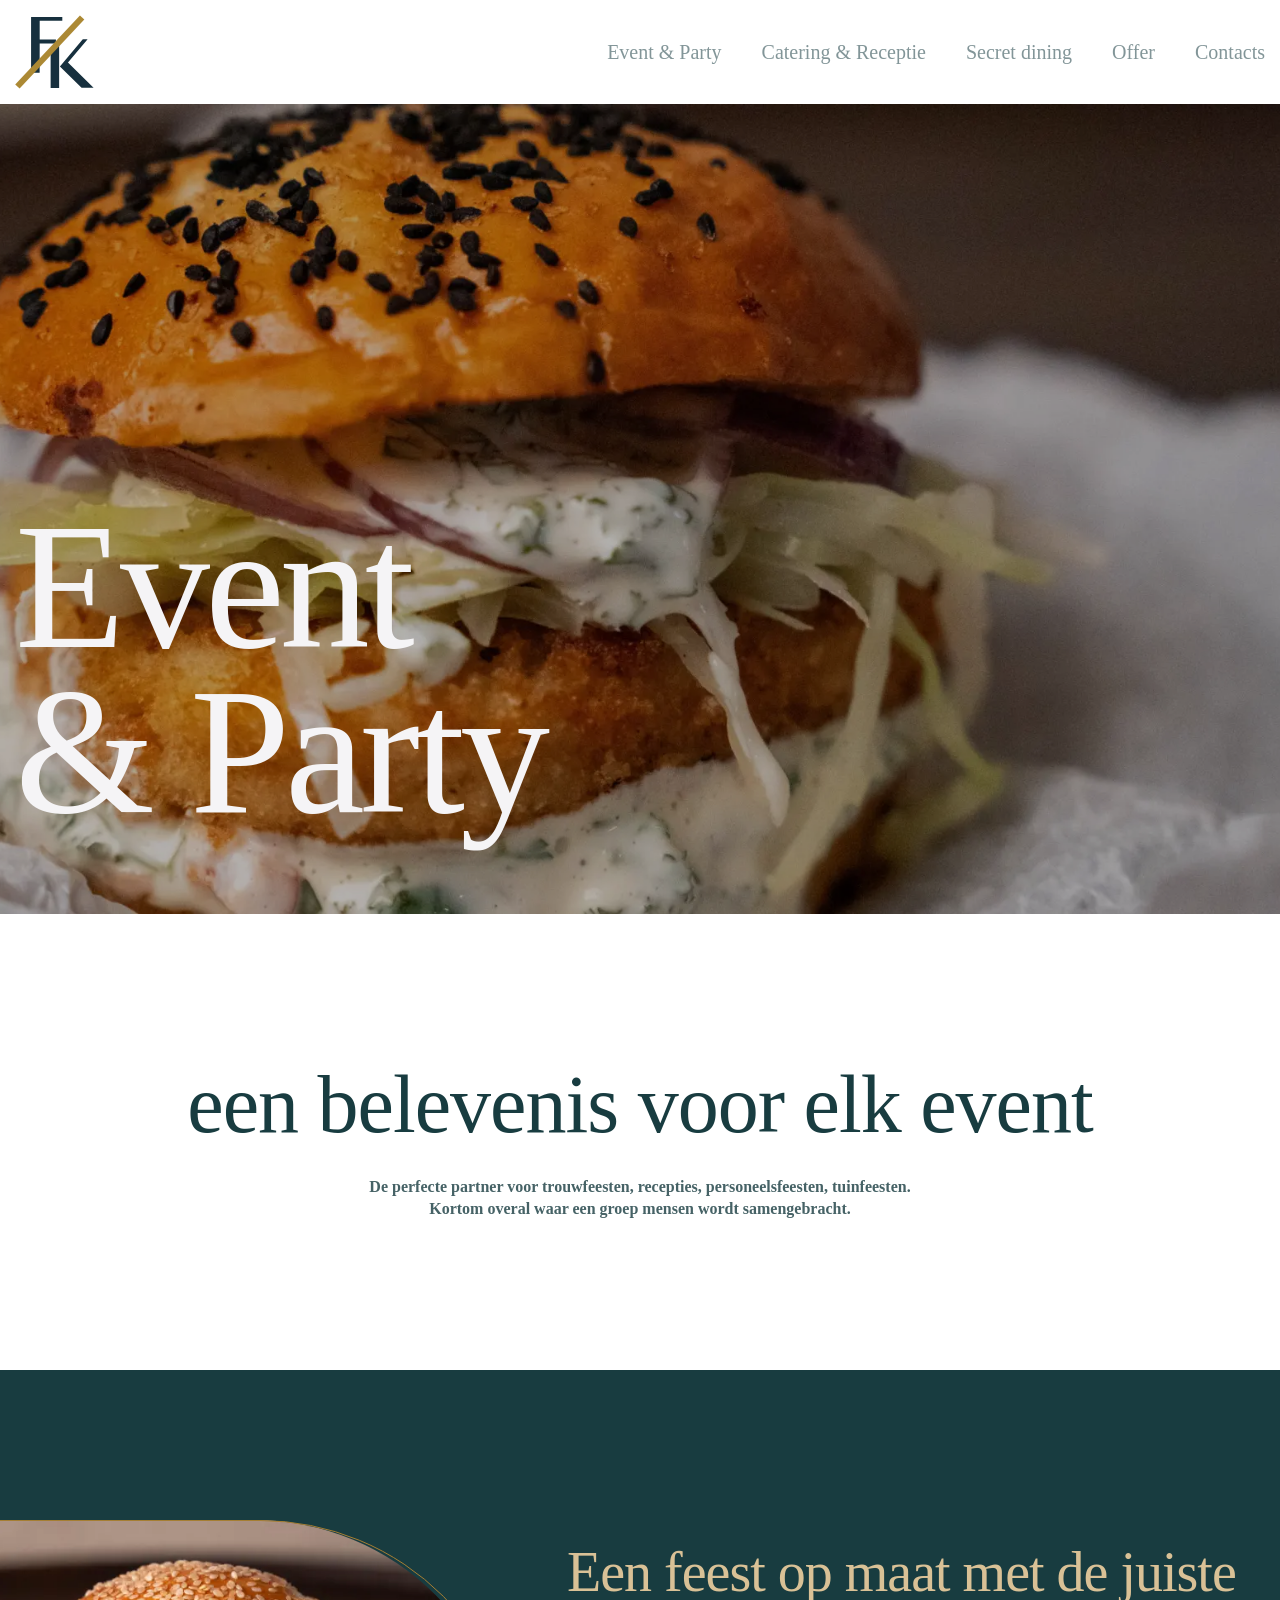
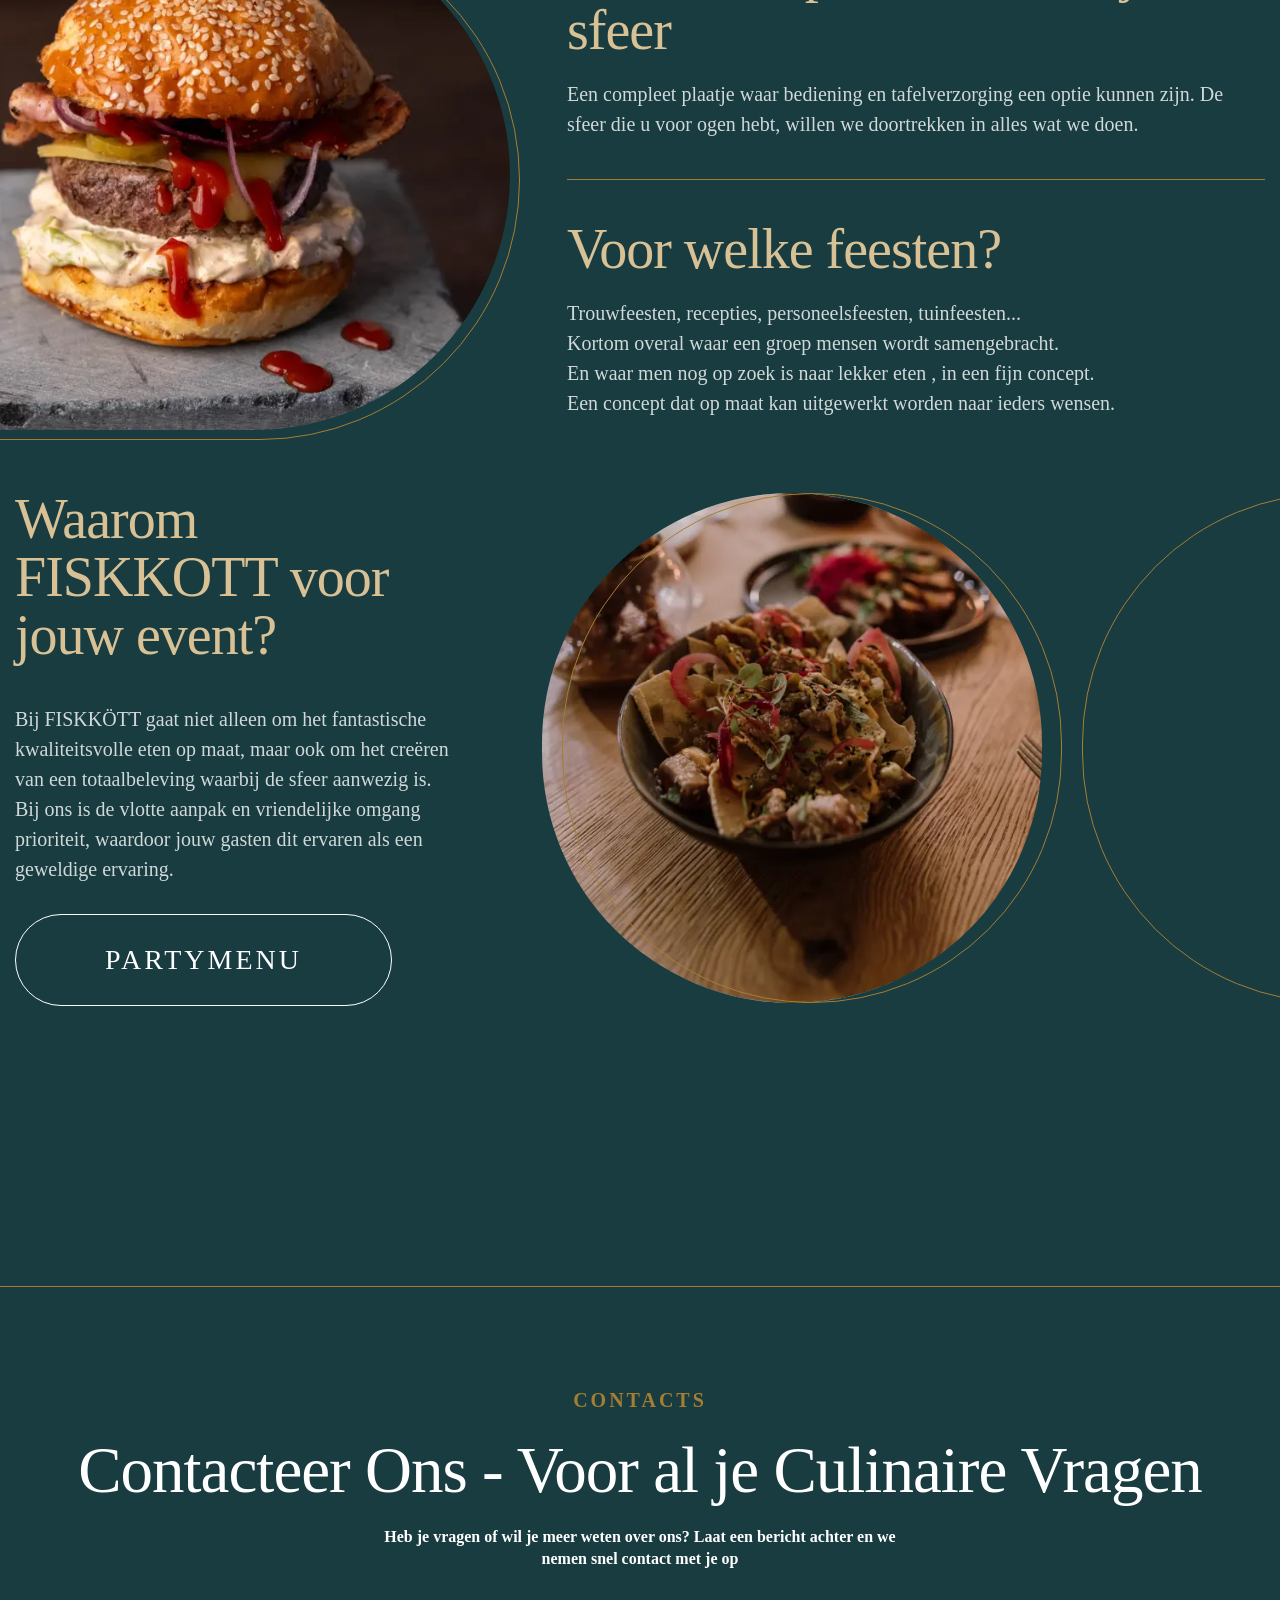
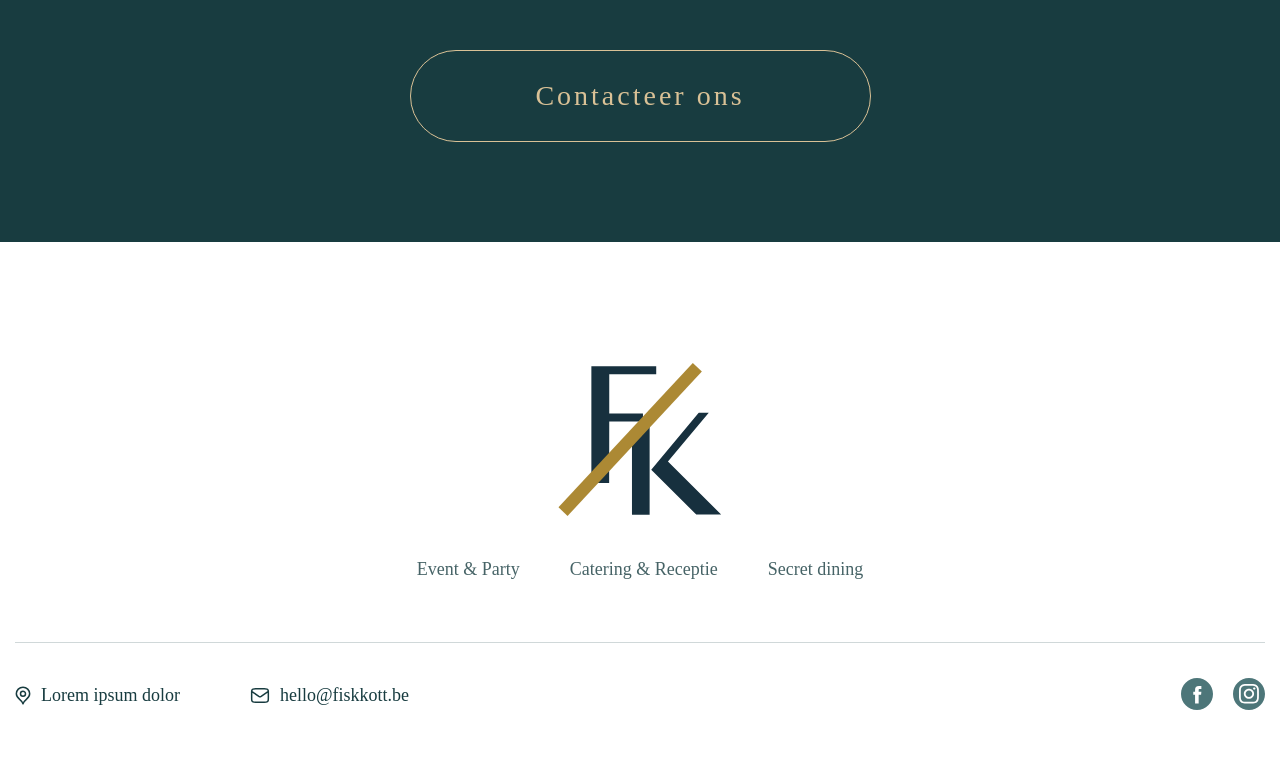
<file: event_and_party.html>
<!DOCTYPE html>
<html lang="en">

<head>
	<title>Event & Party</title>
	<meta charset="UTF-8">
	<meta name="format-detection" content="telephone=no">
	<!-- <style>body{opacity: 0;}</style> -->
	<link rel="stylesheet" href="css/style.min.css?_v=20240318105529">
	<link rel="shortcut icon" href="favicon.ico">
	<!-- <meta name="robots" content="noindex, nofollow"> -->
	<meta name="viewport" content="width=device-width, initial-scale=1.0">
</head>

<body>
	<div class="wrapper">
		<header class="header">
			<div class="header__container">
				<div class="header__flex">
					<div class="header__menu">
						<button type="button" class="header__icon icon-menu"><span></span></button>
						<nav class="header__body">
							<ul class="header__list">
								<li class="header__item"><a
										href="https://developer-online.com/portfolio/fk/event_and_party.html"
										class="header__link menu-link">Event &
										Party</a></li>
								<li class="header__item"><a href="https://developer-online.com/portfolio/fk/catering.html"
										class="header__link menu-link">Catering &
										Receptie</a></li>
								<li class="header__item"><a href="https://developer-online.com/portfolio/fk/secret-dining.html"
										class="header__link menu-link">Secret
										dining</a></li>
							</ul>
						</nav>
					</div>
					<a href="https://developer-online.com/portfolio/fk/" class="header__logo"><img src="img/fk-logo.svg"
							alt="FK"></a>
					<ul class="header__wrapper">
						<li class="header__item" data-da=".header__list,1300"><a
								href="https://developer-online.com/portfolio/fk/offer.html"
								class="header__link menu-link">Offer</a>
						</li>
						<li class="header__item" data-da=".header__list,1300"><a
								href="https://developer-online.com/portfolio/fk/contacts.html"
								class="header__link menu-link">Contacts</a></li>
					</ul>
				</div>
			</div>
		</header>
		<main class="page event-page">
			<section class="event-page__first first-section">
				<div class="first-section__bg">
					<picture>
						<source srcset="img/event-page/event-bg.webp" type="image/webp"><img src="img/event-page/event-bg.jpg"
							alt="">
					</picture>
				</div>
				<div class="first-section__content">
					<div class="first-section__container">
						<h1 class="first-section__title">Event <br> & Party</h1>
					</div>
				</div>
			</section>
			<section class="event-page__frame frame">
				<div class="frame__container">
					<h2 class="frame__title">een belevenis voor elk event</h2>
					<div class="frame__descr">De perfecte partner voor trouwfeesten, recepties, personeelsfeesten,
						tuinfeesten. <br>
						Kortom overal waar een groep mensen wordt samengebracht.</div>
				</div>
			</section>
			<section class="event-page__info-event info-event">
				<div class="info-offer__line-third third-line">
					<div class="third-line__img _rect">
						<picture>
							<source srcset="img/event-page/rect-1.webp" type="image/webp"><img src="img/event-page/rect-1.jpg"
								alt="">
						</picture>
					</div>
					<div class="third-line__content">
						<div class="third-line__container">
							<div class="third-line__body">
								<div class="third-line__wrapper">
									<div class="third-line__line">
										<div class="third-line__title">Een feest op maat met de juiste sfeer</div>
										<div class="third-line__text text-green">Een compleet plaatje waar bediening en
											tafelverzorging een
											optie kunnen zijn.
											De sfeer die u voor ogen hebt, willen we doortrekken in alles wat we doen.</div>
									</div>
									<div class="third-line__line">
										<div class="third-line__title">Voor welke feesten?</div>
										<div class="third-line__text text-green">Trouwfeesten, recepties, personeelsfeesten,
											tuinfeesten...<br>Kortom overal waar een groep mensen wordt samengebracht. <br> En
											waar men nog op zoek is naar lekker eten , in een fijn concept. <br> Een concept dat op
											maat kan uitgewerkt worden naar
											ieders wensen.</div>
									</div>
								</div>
							</div>
						</div>
					</div>
				</div>
				<div class="info-event__line-first fourth-line">
					<div class="fourth-line__content">
						<div class="fourth-line__container">
							<div class="fourth-line__body">
								<h1 class="fourth-line__title">Waarom FISKKOTT voor jouw event?</h1>
								<div class="fourth-line__text text-green">Bij FISKKÖTT gaat niet alleen om het fantastische
									kwaliteitsvolle eten op maat, maar ook om het creëren van een
									totaalbeleving waarbij de sfeer aanwezig is. <br>
									Bij ons is de vlotte aanpak en vriendelijke omgang prioriteit, waardoor jouw gasten dit
									ervaren als een geweldige ervaring.
								</div>
								<a href="#" class="fourth-line__btn btn-white"><span>PARTYMENU</span></a>
							</div>
						</div>
					</div>
					<div class="fourth-line__img">
						<div class="fourth-line__circle"></div>
						<div class="fourth-line__img-wrap _circ">
							<picture>
								<source srcset="img/event-page/circle-1.webp" type="image/webp"><img
									src="img/event-page/circle-1.jpg" alt="">
							</picture>
						</div>
					</div>
				</div>
			</section>
			<section class="event-page__contacts contacts">
				<div class="contacts__container">
					<div class="contacts__caption caption-brown">Contacts</div>
					<h2 class="contacts__title">Contacteer Ons - Voor al je Culinaire Vragen</h2>
					<div class="contacts__text">Heb je vragen of wil je meer weten over ons? Laat een bericht achter en we
						nemen snel contact met je op</div>
					<a href="#" class="contacts__btn btn-beige"><span>Contacteer ons</span></a>
				</div>
			</section>
		</main>
		<footer class="footer">
			<div class="footer__container">
				<a href="https://developer-online.com/portfolio/fk/" class="footer__logo"><img src="img/fk-logo.svg"
						alt="FK"></a>
				<ul class="footer__menu">
					<li class="footer__item"><a href="https://developer-online.com/portfolio/fk/event_and_party.html"
							class="footer__link menu-link menu-link_green">Event &
							Party</a></li>
					<li class="footer__item"><a href="https://developer-online.com/portfolio/fk/catering.html"
							class="footer__link menu-link menu-link_green">Catering &
							Receptie</a>
					</li>
					<li class="footer__item"><a href="https://developer-online.com/portfolio/fk/secret-dining.html"
							class="footer__link menu-link menu-link_green">Secret
							dining
						</a></li>
				</ul>
				<div class="footer__bottom">
					<div class="footer__col">
						<address class="footer__address">
							<svg width="16" height="19" viewBox="0 0 16 19" fill="none" xmlns="http://www.w3.org/2000/svg">
								<path
									d="M7.99992 17.8334C8.83325 13.6667 14.6666 13.182 14.6666 7.83342C14.6666 4.15152 11.6818 1.16675 7.99992 1.16675C4.31802 1.16675 1.33325 4.15152 1.33325 7.83342C1.33325 13.182 7.16659 13.6667 7.99992 17.8334Z"
									stroke="#183C40" stroke-width="1.5" stroke-linecap="round" stroke-linejoin="round" />
								<path
									d="M7.99992 10.3334C9.38063 10.3334 10.4999 9.21413 10.4999 7.83342C10.4999 6.4527 9.38063 5.33341 7.99992 5.33341C6.61921 5.33341 5.49992 6.4527 5.49992 7.83342C5.49992 9.21413 6.61921 10.3334 7.99992 10.3334Z"
									stroke="#183C40" stroke-width="1.5" stroke-linecap="round" stroke-linejoin="round" />
							</svg>
							<span>Lorem ipsum dolor</span>
						</address>
						<a href="mailto:hello@fiskkott.be" class="footer__mail">
							<svg width="20" height="21" viewBox="0 0 20 21" fill="none" xmlns="http://www.w3.org/2000/svg">
								<path
									d="M1.66675 6.33325L8.47085 11.0961C9.02182 11.4818 9.29731 11.6746 9.59697 11.7493C9.86166 11.8153 10.1385 11.8153 10.4032 11.7493C10.7029 11.6746 10.9783 11.4818 11.5293 11.0961L18.3334 6.33325M5.66675 17.1666H14.3334C15.7335 17.1666 16.4336 17.1666 16.9684 16.8941C17.4388 16.6544 17.8212 16.272 18.0609 15.8016C18.3334 15.2668 18.3334 14.5667 18.3334 13.1666V7.83325C18.3334 6.43312 18.3334 5.73306 18.0609 5.19828C17.8212 4.72787 17.4388 4.34542 16.9684 4.10574C16.4336 3.83325 15.7335 3.83325 14.3334 3.83325H5.66675C4.26662 3.83325 3.56655 3.83325 3.03177 4.10574C2.56137 4.34542 2.17892 4.72787 1.93923 5.19828C1.66675 5.73306 1.66675 6.43312 1.66675 7.83325V13.1666C1.66675 14.5667 1.66675 15.2668 1.93923 15.8016C2.17892 16.272 2.56137 16.6544 3.03177 16.8941C3.56655 17.1666 4.26662 17.1666 5.66675 17.1666Z"
									stroke="#183C40" stroke-width="1.5" stroke-linecap="round" stroke-linejoin="round" />
							</svg>
							<span>hello@fiskkott.be</span>
						</a>
					</div>
					<div class="footer__socials">
						<a href="#" class="footer__soc"><svg width="32" height="32" viewBox="0 0 32 32" fill="none"
								xmlns="http://www.w3.org/2000/svg">
								<path fill-rule="evenodd" clip-rule="evenodd"
									d="M0 16C0 7.16344 7.16344 0 16 0C24.8366 0 32 7.16344 32 16C32 24.8366 24.8366 32 16 32C7.16344 32 0 24.8366 0 16ZM17.6677 25.4077V16.7028H20.0706L20.3891 13.7031H17.6677L17.6718 12.2017C17.6718 11.4193 17.7461 11.0001 18.8698 11.0001H20.372V8H17.9688C15.0821 8 14.066 9.4552 14.066 11.9024V13.7034H12.2667V16.7031H14.066V25.4077H17.6677Z"
									fill="#215458" fill-opacity="0.8" />
							</svg>
						</a>
						<a href="#" class="footer__soc">
							<svg width="32" height="32" viewBox="0 0 32 32" fill="none" xmlns="http://www.w3.org/2000/svg">
								<path fill-rule="evenodd" clip-rule="evenodd"
									d="M32 16C32 24.8365 24.8365 32 16 32C7.16347 32 0 24.8365 0 16C0 7.16347 7.16347 0 16 0C24.8365 0 32 7.16347 32 16ZM15.9593 7.76326C18.6204 7.76326 18.9355 7.77474 19.982 7.82064C20.9546 7.86271 21.4798 8.02335 21.8299 8.15722C22.2929 8.33317 22.6274 8.54736 22.9737 8.88777C23.3238 9.23201 23.5378 9.55713 23.7167 10.0123C23.8529 10.3565 24.0163 10.8767 24.0591 11.8291C24.1058 12.8618 24.1175 13.1716 24.1175 15.784C24.1175 18.4002 24.1058 18.71 24.0591 19.7389C24.0163 20.6951 23.8529 21.2115 23.7167 21.5557C23.5378 22.0109 23.3199 22.3398 22.9737 22.6802C22.6236 23.0245 22.2929 23.2348 21.8299 23.4108C21.4798 23.5447 20.9507 23.7053 19.982 23.7474C18.9316 23.7933 18.6165 23.8048 15.9593 23.8048C13.2983 23.8048 12.9832 23.7933 11.9367 23.7474C10.9641 23.7053 10.4389 23.5447 10.0888 23.4108C9.62582 23.2348 9.29125 23.0207 8.94501 22.6802C8.59488 22.336 8.38091 22.0109 8.20195 21.5557C8.06579 21.2115 7.90239 20.6913 7.8596 19.7389C7.81291 18.7062 7.80124 18.3964 7.80124 15.784C7.80124 13.1678 7.81291 12.858 7.8596 11.8291C7.90239 10.8729 8.06579 10.3565 8.20195 10.0123C8.38091 9.55713 8.59877 9.22819 8.94501 8.88777C9.29514 8.54354 9.62582 8.33317 10.0888 8.15722C10.4389 8.02335 10.968 7.86271 11.9367 7.82064C12.9832 7.77474 13.2983 7.76326 15.9593 7.76326ZM15.9593 6C13.2555 6 12.9171 6.01147 11.855 6.05737C10.7968 6.10327 10.0693 6.27157 9.43909 6.51253C8.78161 6.76497 8.22529 7.09774 7.67286 7.64469C7.11654 8.18782 6.77807 8.73478 6.52131 9.37736C6.27622 10.0008 6.10504 10.7122 6.05836 11.7526C6.01167 12.8006 6 13.1334 6 15.7917C6 18.4499 6.01167 18.7827 6.05836 19.8269C6.10504 20.8673 6.27622 21.5825 6.52131 22.2021C6.77807 22.8485 7.11654 23.3955 7.67286 23.9386C8.22529 24.4818 8.78162 24.8183 9.4352 25.067C10.0693 25.3079 10.7929 25.4762 11.8511 25.5221C12.9132 25.568 13.2516 25.5795 15.9555 25.5795C18.6593 25.5795 18.9977 25.568 20.0598 25.5221C21.118 25.4762 21.8455 25.3079 22.4757 25.067C23.1293 24.8183 23.6856 24.4818 24.2381 23.9386C24.7905 23.3955 25.1328 22.8485 25.3857 22.206C25.6308 21.5825 25.802 20.8711 25.8487 19.8307C25.8954 18.7865 25.907 18.4538 25.907 15.7955C25.907 13.1372 25.8954 12.8044 25.8487 11.7602C25.802 10.7199 25.6308 10.0046 25.3857 9.38501C25.1406 8.73478 24.8022 8.18782 24.2458 7.64469C23.6934 7.10156 23.1371 6.76497 22.4835 6.51636C21.8494 6.27539 21.1258 6.1071 20.0676 6.0612C19.0016 6.01147 18.6632 6 15.9593 6ZM15.9593 10.762C13.1349 10.762 10.8435 13.0148 10.8435 15.7917C10.8435 18.5685 13.1349 20.8214 15.9593 20.8214C18.7838 20.8214 21.0752 18.5685 21.0752 15.7917C21.0752 13.0148 18.7838 10.762 15.9593 10.762ZM15.9593 19.0543C14.127 19.0543 12.6409 17.5932 12.6409 15.7917C12.6409 13.9901 14.127 12.529 15.9593 12.529C17.7917 12.529 19.2778 13.9901 19.2778 15.7917C19.2778 17.5932 17.7917 19.0543 15.9593 19.0543ZM21.2775 11.7373C21.935 11.7373 22.4718 11.2133 22.4718 10.5631C22.4718 9.91666 21.935 9.38882 21.2775 9.38882C20.62 9.38882 20.0831 9.91283 20.0831 10.5631C20.0831 11.2095 20.6161 11.7373 21.2775 11.7373Z"
									fill="#215458" fill-opacity="0.8" />
							</svg>

						</a>
					</div>
				</div>
			</div>
		</footer>
	</div>
	<script src="js/app.min.js?_v=20240318105529"></script>
</body>

</html>
</file>
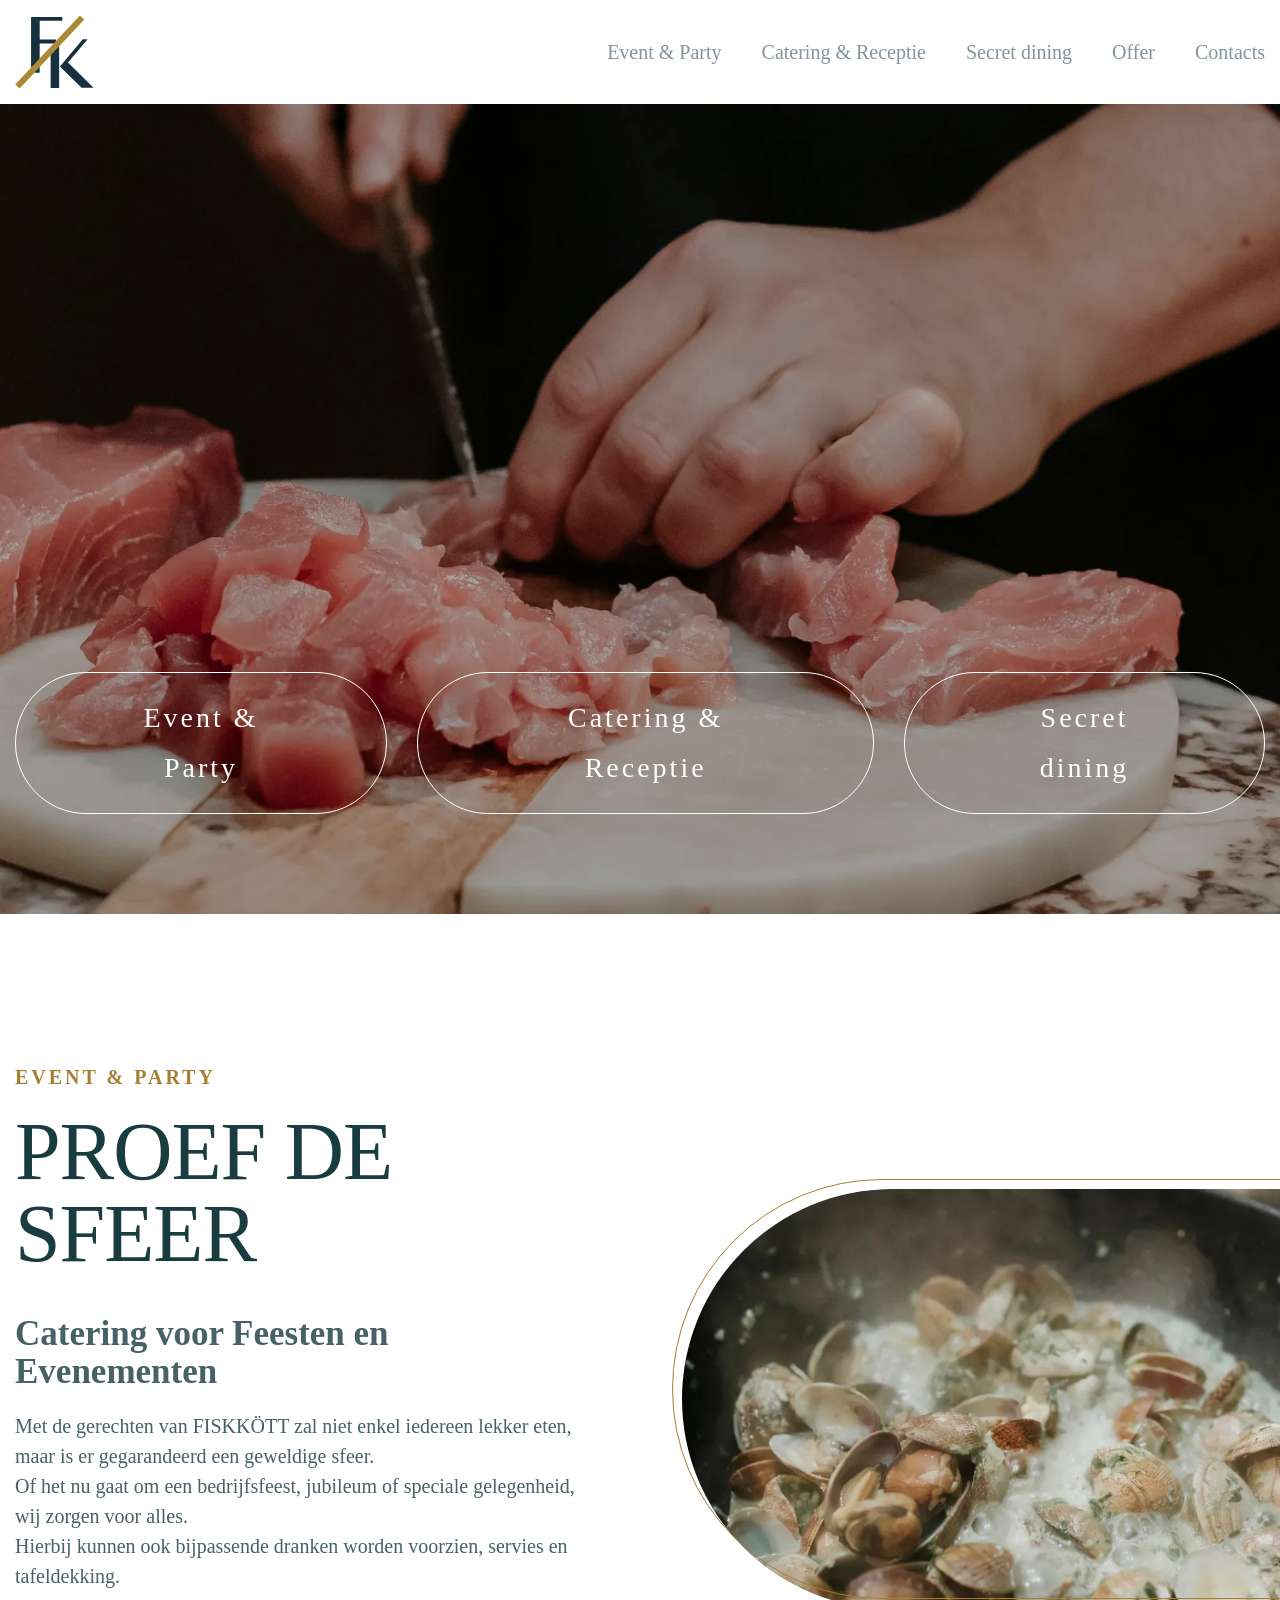
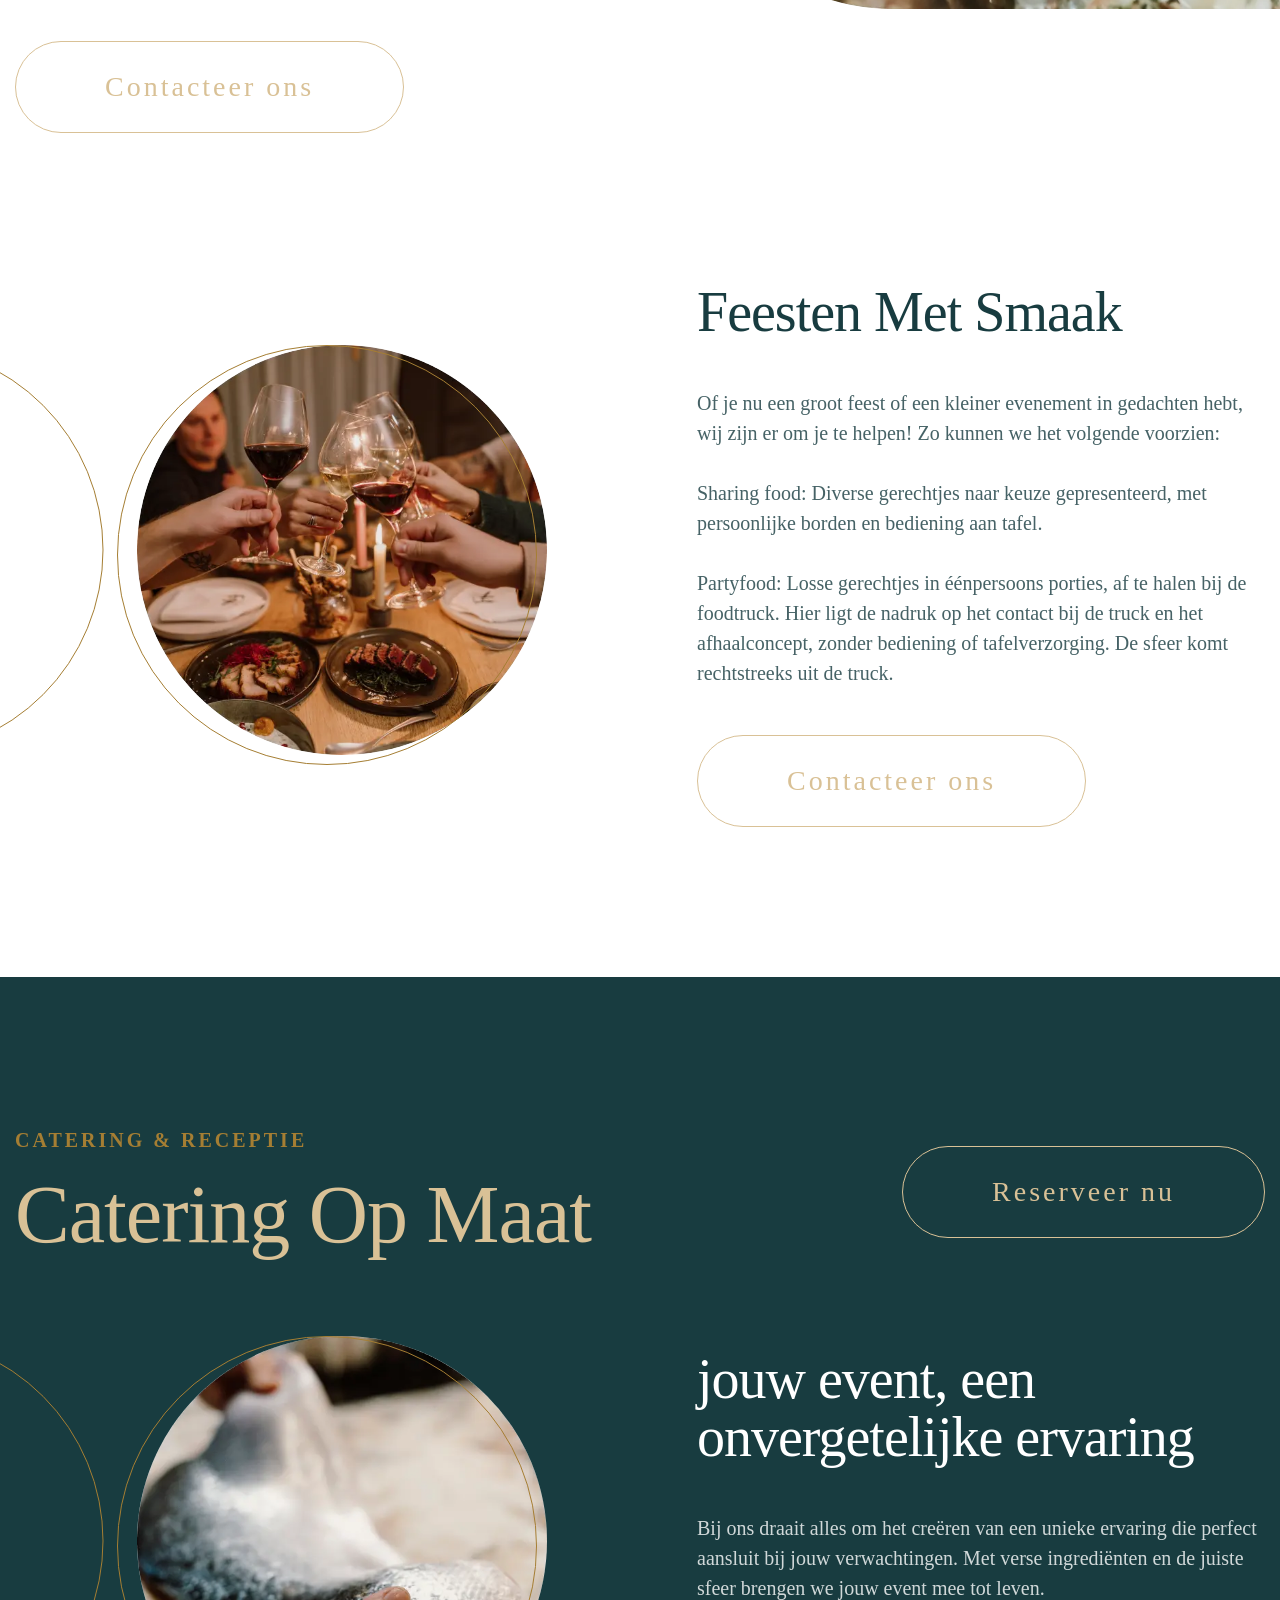
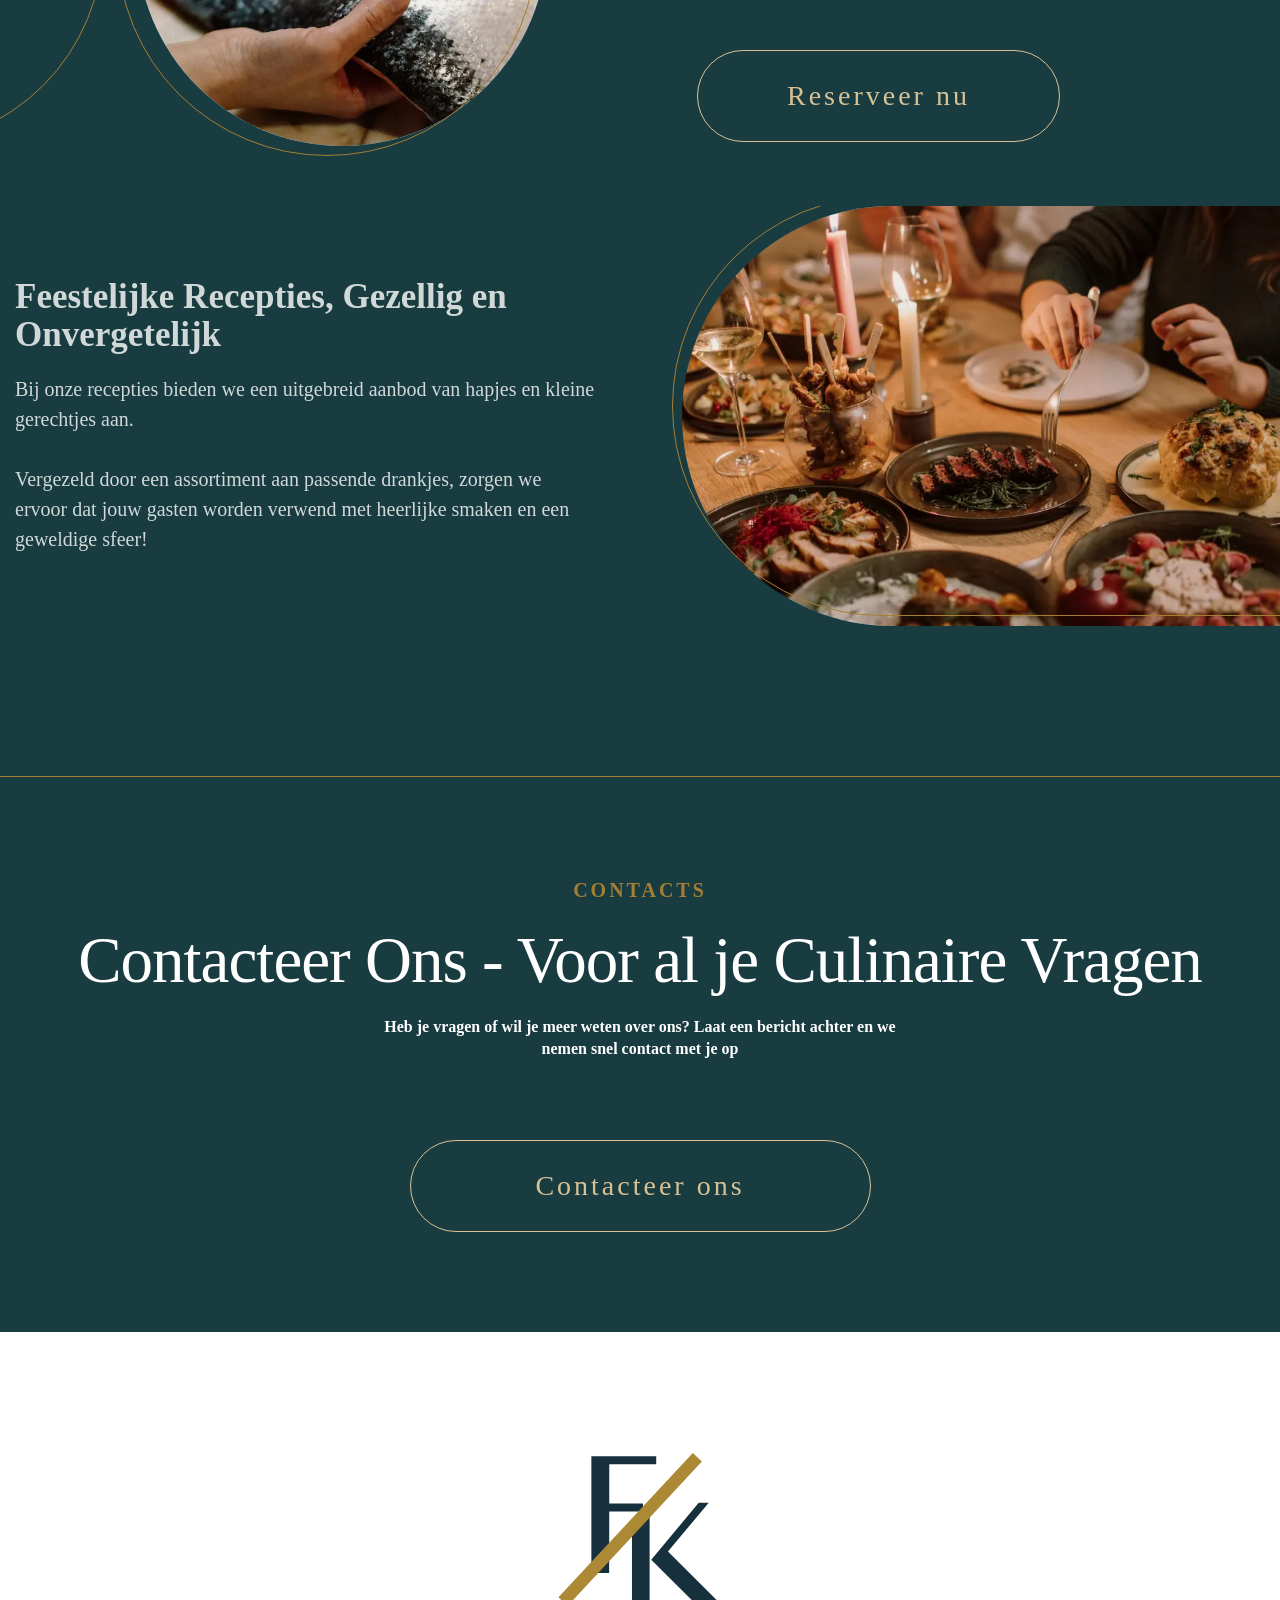
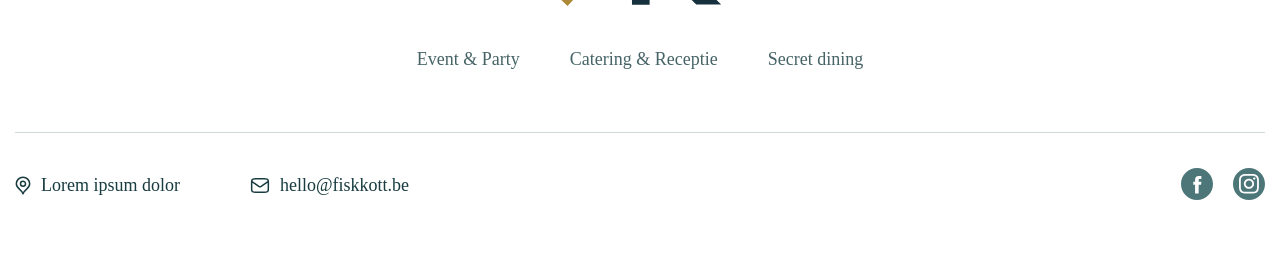
<file: offer.html>
<!DOCTYPE html>
<html lang="en">

<head>
	<title>Offer</title>
	<meta charset="UTF-8">
	<meta name="format-detection" content="telephone=no">
	<!-- <style>body{opacity: 0;}</style> -->
	<link rel="stylesheet" href="css/style.min.css?_v=20240318105529">
	<link rel="shortcut icon" href="favicon.ico">
	<!-- <meta name="robots" content="noindex, nofollow"> -->
	<meta name="viewport" content="width=device-width, initial-scale=1.0">
</head>

<body>
	<div class="wrapper">
		<header class="header">
			<div class="header__container">
				<div class="header__flex">
					<div class="header__menu">
						<button type="button" class="header__icon icon-menu"><span></span></button>
						<nav class="header__body">
							<ul class="header__list">
								<li class="header__item"><a
										href="https://developer-online.com/portfolio/fk/event_and_party.html"
										class="header__link menu-link">Event &
										Party</a></li>
								<li class="header__item"><a href="https://developer-online.com/portfolio/fk/catering.html"
										class="header__link menu-link">Catering &
										Receptie</a></li>
								<li class="header__item"><a href="https://developer-online.com/portfolio/fk/secret-dining.html"
										class="header__link menu-link">Secret
										dining</a></li>
							</ul>
						</nav>
					</div>
					<a href="https://developer-online.com/portfolio/fk/" class="header__logo"><img src="img/fk-logo.svg"
							alt="FK"></a>
					<ul class="header__wrapper">
						<li class="header__item" data-da=".header__list,1300"><a
								href="https://developer-online.com/portfolio/fk/offer.html"
								class="header__link menu-link">Offer</a>
						</li>
						<li class="header__item" data-da=".header__list,1300"><a
								href="https://developer-online.com/portfolio/fk/contacts.html"
								class="header__link menu-link">Contacts</a></li>
					</ul>
				</div>
			</div>
		</header>
		<main class="page offer-page">
			<section class="offer-page__offer offer">
				<div class="offer__bg">
					<picture>
						<source srcset="img/offer-page/offer-bg.webp" type="image/webp"><img src="img/offer-page/offer-bg.jpg"
							alt="">
					</picture>
				</div>
				<div class="offer__container">
					<div class="offer__content">
						<div class="offer__flex">
							<a href="#" class="offer__btn btn-white"><span>Event & Party</span></a>
							<a href="#" class="offer__btn btn-white"><span>Catering & Receptie</span></a>
							<a href="#" class="offer__btn btn-white"><span>Secret dining</span></a>
						</div>
					</div>
				</div>
			</section>
			<section class="offer-page__info info-offer">
				<div class="info-offer__white">
					<div class="info-offer__line-first first-line">
						<div class="first-line__content">
							<div class="first-line__container">
								<div class="first-line__body">
									<div class="first-line__caption caption-brown">Event & Party</div>
									<h1 class="first-line__title">PROEF DE SFEER</h1>
									<h2 class="first-line__subtitle">Catering voor Feesten en Evenementen</h2>
									<div class="first-line__text text-green">Met de gerechten van FISKKÖTT zal niet enkel
										iedereen
										lekker eten, maar is er gegarandeerd een geweldige sfeer. <br> Of het
										nu gaat om een bedrijfsfeest, jubileum of speciale gelegenheid, wij zorgen voor alles.
										<br>
										Hierbij kunnen ook bijpassende dranken worden voorzien, servies en tafeldekking.
									</div>
									<a href="#" class="first-line__btn btn-beige"><span>Contacteer ons</span></a>
								</div>
							</div>
						</div>
						<div class="first-line__img _oval">
							<picture>
								<source srcset="img/offer-page/rect-1.webp" type="image/webp"><img
									src="img/offer-page/rect-1.jpg" alt="">
							</picture>
						</div>
					</div>
					<div class="info-offer__line-second second-line">
						<div class="second-line__img _circle">
							<div class="second-line__circle"></div>
							<div class="second-line__img-wrap">
								<picture>
									<source srcset="img/offer-page/circle-1.webp" type="image/webp"><img
										src="img/offer-page/circle-1.jpg" alt="">
								</picture>
							</div>

						</div>
						<div class="second-line__content">
							<div class="second-line__container">
								<div class="second-line__body">
									<h2 class="second-line__title">Feesten Met Smaak</h2>
									<div class="second-line__text text-green">Of je nu een groot feest of een kleiner evenement
										in gedachten hebt, wij zijn er om je te helpen! Zo kunnen we het
										volgende voorzien:
										<br><br>
										Sharing food: Diverse gerechtjes naar keuze gepresenteerd, met persoonlijke borden en
										bediening aan tafel.
										<br><br>
										Partyfood: Losse gerechtjes in éénpersoons porties, af te halen bij de foodtruck.
										Hier ligt de nadruk op het contact bij de truck en het afhaalconcept, zonder bediening of
										tafelverzorging. De sfeer komt
										rechtstreeks uit de truck.
									</div>
									<a href="#" class="second-line__btn btn-beige"><span>Contacteer ons</span></a>
								</div>
							</div>
						</div>
					</div>
				</div>
				<div class="info-offer__green">
					<div class="info-offer__container">
						<div class="info-offer__top">
							<div class="info-offer__wrapper">
								<div class="info-offer__caption caption-brown">Catering & Receptie</div>
								<h2 class="info-offer__title">Catering Op Maat</h2>
							</div>
							<a href="#" class="info-offer__btn btn-beige"><span>Reserveer nu</span></a>
						</div>
					</div>
					<div class="info-offer__line-second second-line">
						<div class="second-line__img _circle">
							<div class="second-line__circle"></div>
							<div class="second-line__img-wrap">
								<picture>
									<source srcset="img/offer-page/circle-2.webp" type="image/webp"><img
										src="img/offer-page/circle-2.jpg" alt="">
								</picture>
							</div>
						</div>
						<div class="second-line__content">
							<div class="second-line__container">
								<div class="second-line__body">
									<h2 class="second-line__title">jouw event, een onvergetelijke ervaring</h2>
									<div class="second-line__text text-green">Bij ons draait alles om het creëren van een unieke
										ervaring die perfect aansluit bij jouw verwachtingen. Met verse
										ingrediënten en de juiste sfeer brengen we jouw event mee tot leven.
									</div>
									<a href="#" class="second-line__btn btn-beige"><span>Reserveer nu</span></a>
								</div>
							</div>
						</div>
					</div>
					<div class="info-offer__line-first first-line">
						<div class="first-line__content">
							<div class="first-line__container">
								<div class="first-line__body">
									<h2 class="first-line__subtitle">Feestelijke Recepties, Gezellig en Onvergetelijk</h2>
									<div class="first-line__text text-green">Bij onze recepties bieden we een uitgebreid aanbod
										van hapjes en kleine gerechtjes aan.
										<br><br>
										Vergezeld door een assortiment aan passende drankjes, zorgen we ervoor dat jouw gasten
										worden verwend met heerlijke
										smaken en een geweldige sfeer!
									</div>
								</div>
							</div>
						</div>
						<div class="first-line__img _oval">
							<picture>
								<source srcset="img/offer-page/rect-2.webp" type="image/webp"><img
									src="img/offer-page/rect-2.jpg" alt="">
							</picture>
						</div>
					</div>
				</div>
			</section>
			<section class="offer-page__contacts contacts">
				<div class="contacts__container">
					<div class="contacts__caption caption-brown">Contacts</div>
					<h2 class="contacts__title">Contacteer Ons - Voor al je Culinaire Vragen</h2>
					<div class="contacts__text">Heb je vragen of wil je meer weten over ons? Laat een bericht achter en we
						nemen snel contact met je op</div>
					<a href="#" class="contacts__btn btn-beige"><span>Contacteer ons</span></a>
				</div>
			</section>
		</main>
		<footer class="footer">
			<div class="footer__container">
				<a href="https://developer-online.com/portfolio/fk/" class="footer__logo"><img src="img/fk-logo.svg"
						alt="FK"></a>
				<ul class="footer__menu">
					<li class="footer__item"><a href="https://developer-online.com/portfolio/fk/event_and_party.html"
							class="footer__link menu-link menu-link_green">Event &
							Party</a></li>
					<li class="footer__item"><a href="https://developer-online.com/portfolio/fk/catering.html"
							class="footer__link menu-link menu-link_green">Catering &
							Receptie</a>
					</li>
					<li class="footer__item"><a href="https://developer-online.com/portfolio/fk/secret-dining.html"
							class="footer__link menu-link menu-link_green">Secret
							dining
						</a></li>
				</ul>
				<div class="footer__bottom">
					<div class="footer__col">
						<address class="footer__address">
							<svg width="16" height="19" viewBox="0 0 16 19" fill="none" xmlns="http://www.w3.org/2000/svg">
								<path
									d="M7.99992 17.8334C8.83325 13.6667 14.6666 13.182 14.6666 7.83342C14.6666 4.15152 11.6818 1.16675 7.99992 1.16675C4.31802 1.16675 1.33325 4.15152 1.33325 7.83342C1.33325 13.182 7.16659 13.6667 7.99992 17.8334Z"
									stroke="#183C40" stroke-width="1.5" stroke-linecap="round" stroke-linejoin="round" />
								<path
									d="M7.99992 10.3334C9.38063 10.3334 10.4999 9.21413 10.4999 7.83342C10.4999 6.4527 9.38063 5.33341 7.99992 5.33341C6.61921 5.33341 5.49992 6.4527 5.49992 7.83342C5.49992 9.21413 6.61921 10.3334 7.99992 10.3334Z"
									stroke="#183C40" stroke-width="1.5" stroke-linecap="round" stroke-linejoin="round" />
							</svg>
							<span>Lorem ipsum dolor</span>
						</address>
						<a href="mailto:hello@fiskkott.be" class="footer__mail">
							<svg width="20" height="21" viewBox="0 0 20 21" fill="none" xmlns="http://www.w3.org/2000/svg">
								<path
									d="M1.66675 6.33325L8.47085 11.0961C9.02182 11.4818 9.29731 11.6746 9.59697 11.7493C9.86166 11.8153 10.1385 11.8153 10.4032 11.7493C10.7029 11.6746 10.9783 11.4818 11.5293 11.0961L18.3334 6.33325M5.66675 17.1666H14.3334C15.7335 17.1666 16.4336 17.1666 16.9684 16.8941C17.4388 16.6544 17.8212 16.272 18.0609 15.8016C18.3334 15.2668 18.3334 14.5667 18.3334 13.1666V7.83325C18.3334 6.43312 18.3334 5.73306 18.0609 5.19828C17.8212 4.72787 17.4388 4.34542 16.9684 4.10574C16.4336 3.83325 15.7335 3.83325 14.3334 3.83325H5.66675C4.26662 3.83325 3.56655 3.83325 3.03177 4.10574C2.56137 4.34542 2.17892 4.72787 1.93923 5.19828C1.66675 5.73306 1.66675 6.43312 1.66675 7.83325V13.1666C1.66675 14.5667 1.66675 15.2668 1.93923 15.8016C2.17892 16.272 2.56137 16.6544 3.03177 16.8941C3.56655 17.1666 4.26662 17.1666 5.66675 17.1666Z"
									stroke="#183C40" stroke-width="1.5" stroke-linecap="round" stroke-linejoin="round" />
							</svg>
							<span>hello@fiskkott.be</span>
						</a>
					</div>
					<div class="footer__socials">
						<a href="#" class="footer__soc"><svg width="32" height="32" viewBox="0 0 32 32" fill="none"
								xmlns="http://www.w3.org/2000/svg">
								<path fill-rule="evenodd" clip-rule="evenodd"
									d="M0 16C0 7.16344 7.16344 0 16 0C24.8366 0 32 7.16344 32 16C32 24.8366 24.8366 32 16 32C7.16344 32 0 24.8366 0 16ZM17.6677 25.4077V16.7028H20.0706L20.3891 13.7031H17.6677L17.6718 12.2017C17.6718 11.4193 17.7461 11.0001 18.8698 11.0001H20.372V8H17.9688C15.0821 8 14.066 9.4552 14.066 11.9024V13.7034H12.2667V16.7031H14.066V25.4077H17.6677Z"
									fill="#215458" fill-opacity="0.8" />
							</svg>
						</a>
						<a href="#" class="footer__soc">
							<svg width="32" height="32" viewBox="0 0 32 32" fill="none" xmlns="http://www.w3.org/2000/svg">
								<path fill-rule="evenodd" clip-rule="evenodd"
									d="M32 16C32 24.8365 24.8365 32 16 32C7.16347 32 0 24.8365 0 16C0 7.16347 7.16347 0 16 0C24.8365 0 32 7.16347 32 16ZM15.9593 7.76326C18.6204 7.76326 18.9355 7.77474 19.982 7.82064C20.9546 7.86271 21.4798 8.02335 21.8299 8.15722C22.2929 8.33317 22.6274 8.54736 22.9737 8.88777C23.3238 9.23201 23.5378 9.55713 23.7167 10.0123C23.8529 10.3565 24.0163 10.8767 24.0591 11.8291C24.1058 12.8618 24.1175 13.1716 24.1175 15.784C24.1175 18.4002 24.1058 18.71 24.0591 19.7389C24.0163 20.6951 23.8529 21.2115 23.7167 21.5557C23.5378 22.0109 23.3199 22.3398 22.9737 22.6802C22.6236 23.0245 22.2929 23.2348 21.8299 23.4108C21.4798 23.5447 20.9507 23.7053 19.982 23.7474C18.9316 23.7933 18.6165 23.8048 15.9593 23.8048C13.2983 23.8048 12.9832 23.7933 11.9367 23.7474C10.9641 23.7053 10.4389 23.5447 10.0888 23.4108C9.62582 23.2348 9.29125 23.0207 8.94501 22.6802C8.59488 22.336 8.38091 22.0109 8.20195 21.5557C8.06579 21.2115 7.90239 20.6913 7.8596 19.7389C7.81291 18.7062 7.80124 18.3964 7.80124 15.784C7.80124 13.1678 7.81291 12.858 7.8596 11.8291C7.90239 10.8729 8.06579 10.3565 8.20195 10.0123C8.38091 9.55713 8.59877 9.22819 8.94501 8.88777C9.29514 8.54354 9.62582 8.33317 10.0888 8.15722C10.4389 8.02335 10.968 7.86271 11.9367 7.82064C12.9832 7.77474 13.2983 7.76326 15.9593 7.76326ZM15.9593 6C13.2555 6 12.9171 6.01147 11.855 6.05737C10.7968 6.10327 10.0693 6.27157 9.43909 6.51253C8.78161 6.76497 8.22529 7.09774 7.67286 7.64469C7.11654 8.18782 6.77807 8.73478 6.52131 9.37736C6.27622 10.0008 6.10504 10.7122 6.05836 11.7526C6.01167 12.8006 6 13.1334 6 15.7917C6 18.4499 6.01167 18.7827 6.05836 19.8269C6.10504 20.8673 6.27622 21.5825 6.52131 22.2021C6.77807 22.8485 7.11654 23.3955 7.67286 23.9386C8.22529 24.4818 8.78162 24.8183 9.4352 25.067C10.0693 25.3079 10.7929 25.4762 11.8511 25.5221C12.9132 25.568 13.2516 25.5795 15.9555 25.5795C18.6593 25.5795 18.9977 25.568 20.0598 25.5221C21.118 25.4762 21.8455 25.3079 22.4757 25.067C23.1293 24.8183 23.6856 24.4818 24.2381 23.9386C24.7905 23.3955 25.1328 22.8485 25.3857 22.206C25.6308 21.5825 25.802 20.8711 25.8487 19.8307C25.8954 18.7865 25.907 18.4538 25.907 15.7955C25.907 13.1372 25.8954 12.8044 25.8487 11.7602C25.802 10.7199 25.6308 10.0046 25.3857 9.38501C25.1406 8.73478 24.8022 8.18782 24.2458 7.64469C23.6934 7.10156 23.1371 6.76497 22.4835 6.51636C21.8494 6.27539 21.1258 6.1071 20.0676 6.0612C19.0016 6.01147 18.6632 6 15.9593 6ZM15.9593 10.762C13.1349 10.762 10.8435 13.0148 10.8435 15.7917C10.8435 18.5685 13.1349 20.8214 15.9593 20.8214C18.7838 20.8214 21.0752 18.5685 21.0752 15.7917C21.0752 13.0148 18.7838 10.762 15.9593 10.762ZM15.9593 19.0543C14.127 19.0543 12.6409 17.5932 12.6409 15.7917C12.6409 13.9901 14.127 12.529 15.9593 12.529C17.7917 12.529 19.2778 13.9901 19.2778 15.7917C19.2778 17.5932 17.7917 19.0543 15.9593 19.0543ZM21.2775 11.7373C21.935 11.7373 22.4718 11.2133 22.4718 10.5631C22.4718 9.91666 21.935 9.38882 21.2775 9.38882C20.62 9.38882 20.0831 9.91283 20.0831 10.5631C20.0831 11.2095 20.6161 11.7373 21.2775 11.7373Z"
									fill="#215458" fill-opacity="0.8" />
							</svg>

						</a>
					</div>
				</div>
			</div>
		</footer>
	</div>
	<script src="js/app.min.js?_v=20240318105529"></script>
</body>

</html>
</file>
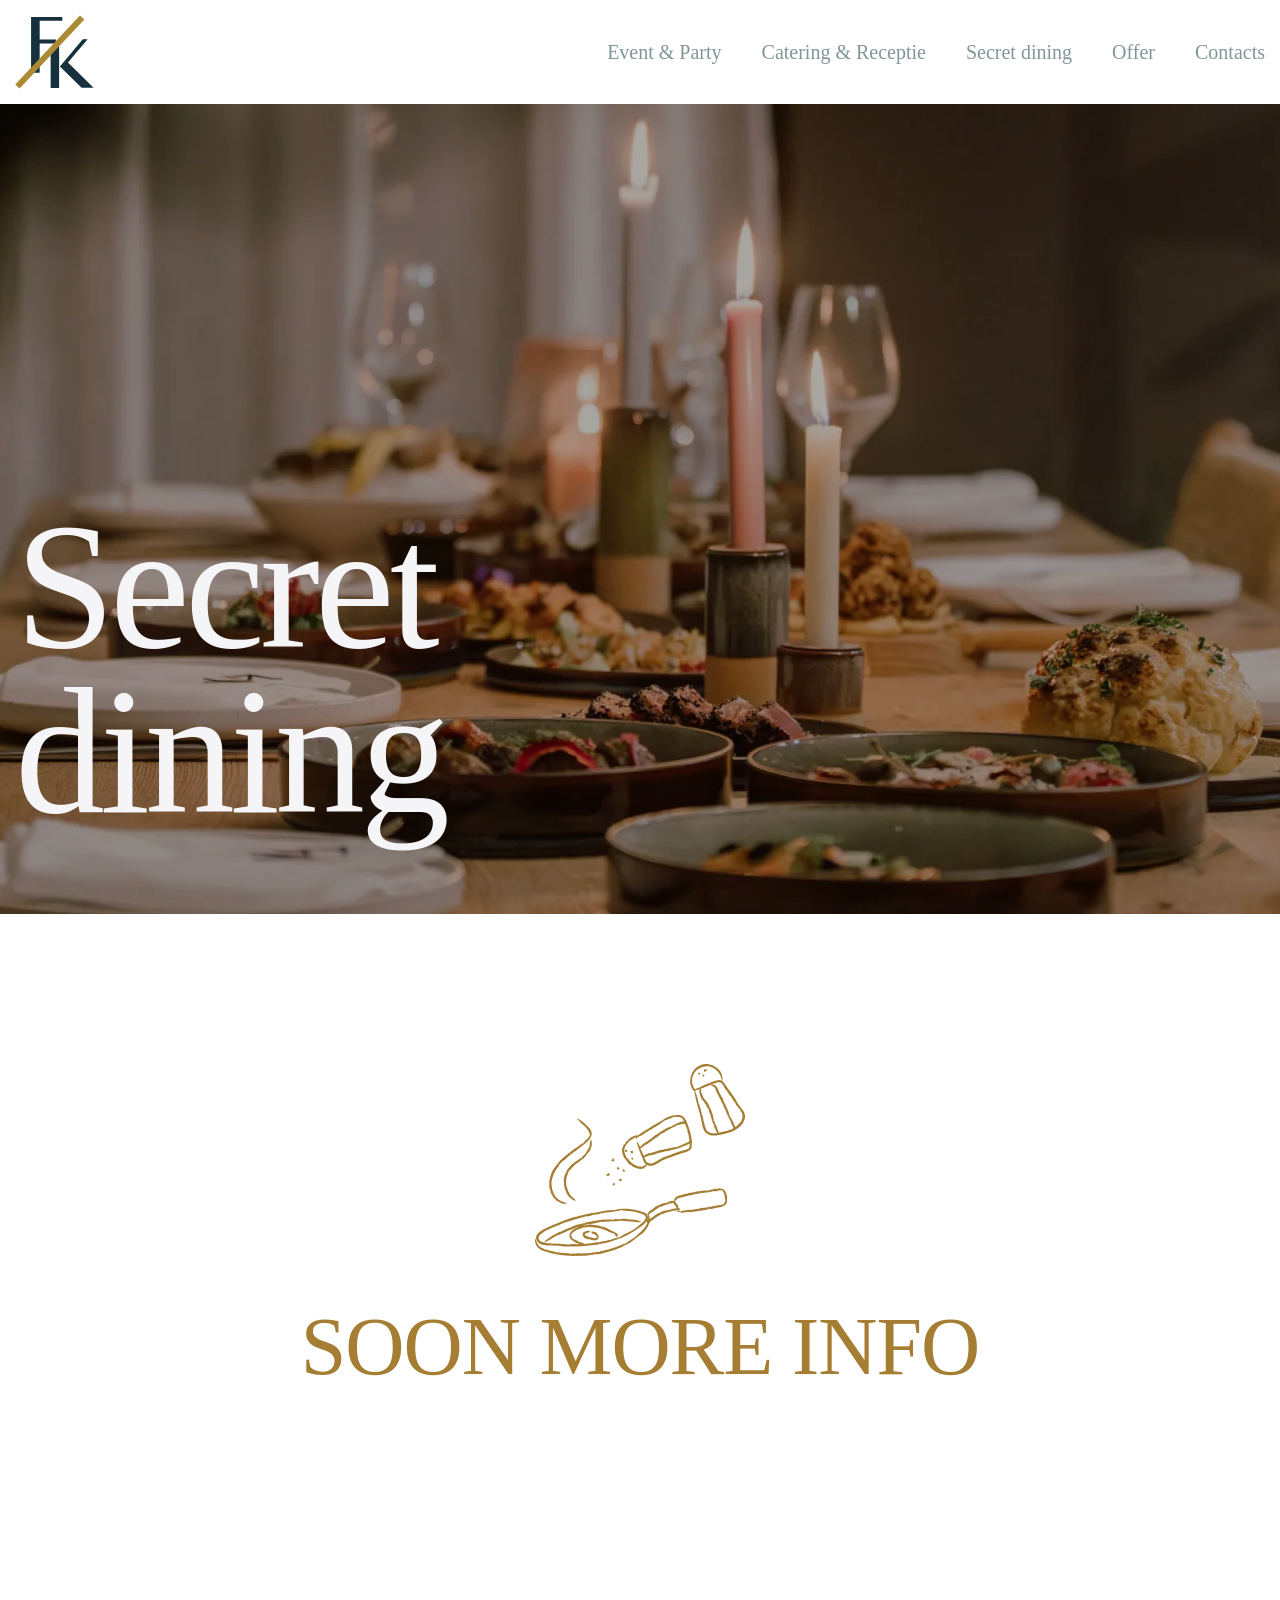
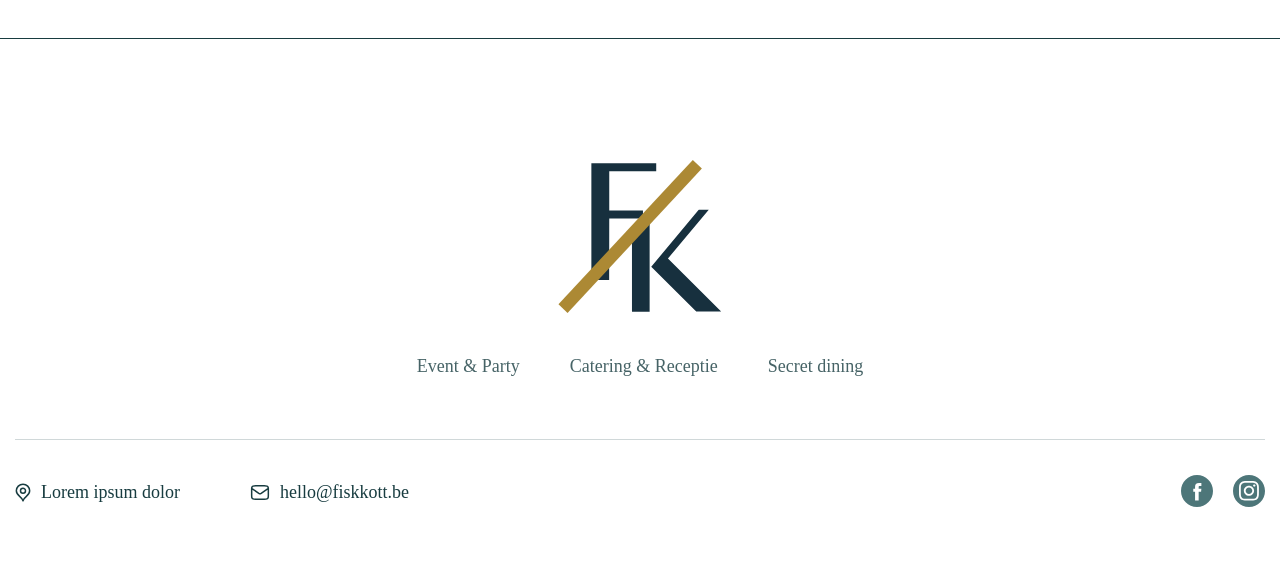
<file: secret-dining.html>
<!DOCTYPE html>
<html lang="en">

<head>
	<title>Secret Dining</title>
	<meta charset="UTF-8">
	<meta name="format-detection" content="telephone=no">
	<!-- <style>body{opacity: 0;}</style> -->
	<link rel="stylesheet" href="css/style.min.css?_v=20240318105529">
	<link rel="shortcut icon" href="favicon.ico">
	<!-- <meta name="robots" content="noindex, nofollow"> -->
	<meta name="viewport" content="width=device-width, initial-scale=1.0">
</head>

<body>
	<div class="wrapper">
		<header class="header">
			<div class="header__container">
				<div class="header__flex">
					<div class="header__menu">
						<button type="button" class="header__icon icon-menu"><span></span></button>
						<nav class="header__body">
							<ul class="header__list">
								<li class="header__item"><a
										href="https://developer-online.com/portfolio/fk/event_and_party.html"
										class="header__link menu-link">Event &
										Party</a></li>
								<li class="header__item"><a href="https://developer-online.com/portfolio/fk/catering.html"
										class="header__link menu-link">Catering &
										Receptie</a></li>
								<li class="header__item"><a href="https://developer-online.com/portfolio/fk/secret-dining.html"
										class="header__link menu-link">Secret
										dining</a></li>
							</ul>
						</nav>
					</div>
					<a href="https://developer-online.com/portfolio/fk/" class="header__logo"><img src="img/fk-logo.svg"
							alt="FK"></a>
					<ul class="header__wrapper">
						<li class="header__item" data-da=".header__list,1300"><a
								href="https://developer-online.com/portfolio/fk/offer.html"
								class="header__link menu-link">Offer</a>
						</li>
						<li class="header__item" data-da=".header__list,1300"><a
								href="https://developer-online.com/portfolio/fk/contacts.html"
								class="header__link menu-link">Contacts</a></li>
					</ul>
				</div>
			</div>
		</header>
		<main class="page secret-page">
			<section class="secret-page__first first-section">
				<div class="first-section__bg">
					<picture>
						<source srcset="img/secret-page/secret-bg.webp" type="image/webp"><img
							src="img/secret-page/secret-bg.jpg" alt="">
					</picture>
				</div>
				<div class="first-section__content">
					<div class="first-section__container">
						<h1 class="first-section__title">Secret <br>dining</h1>
					</div>
				</div>
			</section>
			<section class="secret-page__soon soon">
				<div class="soon__container">
					<div class="soon__img"><img src="img/secret-page/cooking.svg" alt=""></div>
					<h2 class="soon__title">SOON MORE INFO</h2>
				</div>
			</section>
		</main>
		<footer class="footer">
			<div class="footer__container">
				<a href="https://developer-online.com/portfolio/fk/" class="footer__logo"><img src="img/fk-logo.svg"
						alt="FK"></a>
				<ul class="footer__menu">
					<li class="footer__item"><a href="https://developer-online.com/portfolio/fk/event_and_party.html"
							class="footer__link menu-link menu-link_green">Event &
							Party</a></li>
					<li class="footer__item"><a href="https://developer-online.com/portfolio/fk/catering.html"
							class="footer__link menu-link menu-link_green">Catering &
							Receptie</a>
					</li>
					<li class="footer__item"><a href="https://developer-online.com/portfolio/fk/secret-dining.html"
							class="footer__link menu-link menu-link_green">Secret
							dining
						</a></li>
				</ul>
				<div class="footer__bottom">
					<div class="footer__col">
						<address class="footer__address">
							<svg width="16" height="19" viewBox="0 0 16 19" fill="none" xmlns="http://www.w3.org/2000/svg">
								<path
									d="M7.99992 17.8334C8.83325 13.6667 14.6666 13.182 14.6666 7.83342C14.6666 4.15152 11.6818 1.16675 7.99992 1.16675C4.31802 1.16675 1.33325 4.15152 1.33325 7.83342C1.33325 13.182 7.16659 13.6667 7.99992 17.8334Z"
									stroke="#183C40" stroke-width="1.5" stroke-linecap="round" stroke-linejoin="round" />
								<path
									d="M7.99992 10.3334C9.38063 10.3334 10.4999 9.21413 10.4999 7.83342C10.4999 6.4527 9.38063 5.33341 7.99992 5.33341C6.61921 5.33341 5.49992 6.4527 5.49992 7.83342C5.49992 9.21413 6.61921 10.3334 7.99992 10.3334Z"
									stroke="#183C40" stroke-width="1.5" stroke-linecap="round" stroke-linejoin="round" />
							</svg>
							<span>Lorem ipsum dolor</span>
						</address>
						<a href="mailto:hello@fiskkott.be" class="footer__mail">
							<svg width="20" height="21" viewBox="0 0 20 21" fill="none" xmlns="http://www.w3.org/2000/svg">
								<path
									d="M1.66675 6.33325L8.47085 11.0961C9.02182 11.4818 9.29731 11.6746 9.59697 11.7493C9.86166 11.8153 10.1385 11.8153 10.4032 11.7493C10.7029 11.6746 10.9783 11.4818 11.5293 11.0961L18.3334 6.33325M5.66675 17.1666H14.3334C15.7335 17.1666 16.4336 17.1666 16.9684 16.8941C17.4388 16.6544 17.8212 16.272 18.0609 15.8016C18.3334 15.2668 18.3334 14.5667 18.3334 13.1666V7.83325C18.3334 6.43312 18.3334 5.73306 18.0609 5.19828C17.8212 4.72787 17.4388 4.34542 16.9684 4.10574C16.4336 3.83325 15.7335 3.83325 14.3334 3.83325H5.66675C4.26662 3.83325 3.56655 3.83325 3.03177 4.10574C2.56137 4.34542 2.17892 4.72787 1.93923 5.19828C1.66675 5.73306 1.66675 6.43312 1.66675 7.83325V13.1666C1.66675 14.5667 1.66675 15.2668 1.93923 15.8016C2.17892 16.272 2.56137 16.6544 3.03177 16.8941C3.56655 17.1666 4.26662 17.1666 5.66675 17.1666Z"
									stroke="#183C40" stroke-width="1.5" stroke-linecap="round" stroke-linejoin="round" />
							</svg>
							<span>hello@fiskkott.be</span>
						</a>
					</div>
					<div class="footer__socials">
						<a href="#" class="footer__soc"><svg width="32" height="32" viewBox="0 0 32 32" fill="none"
								xmlns="http://www.w3.org/2000/svg">
								<path fill-rule="evenodd" clip-rule="evenodd"
									d="M0 16C0 7.16344 7.16344 0 16 0C24.8366 0 32 7.16344 32 16C32 24.8366 24.8366 32 16 32C7.16344 32 0 24.8366 0 16ZM17.6677 25.4077V16.7028H20.0706L20.3891 13.7031H17.6677L17.6718 12.2017C17.6718 11.4193 17.7461 11.0001 18.8698 11.0001H20.372V8H17.9688C15.0821 8 14.066 9.4552 14.066 11.9024V13.7034H12.2667V16.7031H14.066V25.4077H17.6677Z"
									fill="#215458" fill-opacity="0.8" />
							</svg>
						</a>
						<a href="#" class="footer__soc">
							<svg width="32" height="32" viewBox="0 0 32 32" fill="none" xmlns="http://www.w3.org/2000/svg">
								<path fill-rule="evenodd" clip-rule="evenodd"
									d="M32 16C32 24.8365 24.8365 32 16 32C7.16347 32 0 24.8365 0 16C0 7.16347 7.16347 0 16 0C24.8365 0 32 7.16347 32 16ZM15.9593 7.76326C18.6204 7.76326 18.9355 7.77474 19.982 7.82064C20.9546 7.86271 21.4798 8.02335 21.8299 8.15722C22.2929 8.33317 22.6274 8.54736 22.9737 8.88777C23.3238 9.23201 23.5378 9.55713 23.7167 10.0123C23.8529 10.3565 24.0163 10.8767 24.0591 11.8291C24.1058 12.8618 24.1175 13.1716 24.1175 15.784C24.1175 18.4002 24.1058 18.71 24.0591 19.7389C24.0163 20.6951 23.8529 21.2115 23.7167 21.5557C23.5378 22.0109 23.3199 22.3398 22.9737 22.6802C22.6236 23.0245 22.2929 23.2348 21.8299 23.4108C21.4798 23.5447 20.9507 23.7053 19.982 23.7474C18.9316 23.7933 18.6165 23.8048 15.9593 23.8048C13.2983 23.8048 12.9832 23.7933 11.9367 23.7474C10.9641 23.7053 10.4389 23.5447 10.0888 23.4108C9.62582 23.2348 9.29125 23.0207 8.94501 22.6802C8.59488 22.336 8.38091 22.0109 8.20195 21.5557C8.06579 21.2115 7.90239 20.6913 7.8596 19.7389C7.81291 18.7062 7.80124 18.3964 7.80124 15.784C7.80124 13.1678 7.81291 12.858 7.8596 11.8291C7.90239 10.8729 8.06579 10.3565 8.20195 10.0123C8.38091 9.55713 8.59877 9.22819 8.94501 8.88777C9.29514 8.54354 9.62582 8.33317 10.0888 8.15722C10.4389 8.02335 10.968 7.86271 11.9367 7.82064C12.9832 7.77474 13.2983 7.76326 15.9593 7.76326ZM15.9593 6C13.2555 6 12.9171 6.01147 11.855 6.05737C10.7968 6.10327 10.0693 6.27157 9.43909 6.51253C8.78161 6.76497 8.22529 7.09774 7.67286 7.64469C7.11654 8.18782 6.77807 8.73478 6.52131 9.37736C6.27622 10.0008 6.10504 10.7122 6.05836 11.7526C6.01167 12.8006 6 13.1334 6 15.7917C6 18.4499 6.01167 18.7827 6.05836 19.8269C6.10504 20.8673 6.27622 21.5825 6.52131 22.2021C6.77807 22.8485 7.11654 23.3955 7.67286 23.9386C8.22529 24.4818 8.78162 24.8183 9.4352 25.067C10.0693 25.3079 10.7929 25.4762 11.8511 25.5221C12.9132 25.568 13.2516 25.5795 15.9555 25.5795C18.6593 25.5795 18.9977 25.568 20.0598 25.5221C21.118 25.4762 21.8455 25.3079 22.4757 25.067C23.1293 24.8183 23.6856 24.4818 24.2381 23.9386C24.7905 23.3955 25.1328 22.8485 25.3857 22.206C25.6308 21.5825 25.802 20.8711 25.8487 19.8307C25.8954 18.7865 25.907 18.4538 25.907 15.7955C25.907 13.1372 25.8954 12.8044 25.8487 11.7602C25.802 10.7199 25.6308 10.0046 25.3857 9.38501C25.1406 8.73478 24.8022 8.18782 24.2458 7.64469C23.6934 7.10156 23.1371 6.76497 22.4835 6.51636C21.8494 6.27539 21.1258 6.1071 20.0676 6.0612C19.0016 6.01147 18.6632 6 15.9593 6ZM15.9593 10.762C13.1349 10.762 10.8435 13.0148 10.8435 15.7917C10.8435 18.5685 13.1349 20.8214 15.9593 20.8214C18.7838 20.8214 21.0752 18.5685 21.0752 15.7917C21.0752 13.0148 18.7838 10.762 15.9593 10.762ZM15.9593 19.0543C14.127 19.0543 12.6409 17.5932 12.6409 15.7917C12.6409 13.9901 14.127 12.529 15.9593 12.529C17.7917 12.529 19.2778 13.9901 19.2778 15.7917C19.2778 17.5932 17.7917 19.0543 15.9593 19.0543ZM21.2775 11.7373C21.935 11.7373 22.4718 11.2133 22.4718 10.5631C22.4718 9.91666 21.935 9.38882 21.2775 9.38882C20.62 9.38882 20.0831 9.91283 20.0831 10.5631C20.0831 11.2095 20.6161 11.7373 21.2775 11.7373Z"
									fill="#215458" fill-opacity="0.8" />
							</svg>

						</a>
					</div>
				</div>
			</div>
		</footer>
	</div>
	<script src="js/app.min.js?_v=20240318105529"></script>
</body>

</html>
</file>
<file: css/style.min.css>
@charset "UTF-8";@import url(https://fonts.cdnfonts.com/css/open-sans);@import url(https://fonts.cdnfonts.com/css/aerobic);*{padding:0;margin:0;border:0}*,:after,:before{-webkit-box-sizing:border-box;box-sizing:border-box}body,html{height:100%;min-width:320px}body{color:#fff;line-height:1;font-family:"Open Sans";font-size:.875rem;-ms-text-size-adjust:100%;-moz-text-size-adjust:100%;-webkit-text-size-adjust:100%;-webkit-font-smoothing:antialiased;-moz-osx-font-smoothing:grayscale}button,input,textarea{font-family:"Open Sans";font-size:inherit;line-height:inherit}button{cursor:pointer;color:inherit;background-color:transparent}a{color:inherit;text-decoration:none}ul li{list-style:none}img{vertical-align:top}h1,h2,h3,h4,h5,h6{font-weight:inherit;font-size:inherit}.lock body{overflow:hidden;-ms-touch-action:none;touch-action:none;-ms-scroll-chaining:none;overscroll-behavior:none}.wrapper{min-height:100%;display:-webkit-box;display:-ms-flexbox;display:flex;-webkit-box-orient:vertical;-webkit-box-direction:normal;-ms-flex-direction:column;flex-direction:column;overflow:hidden}@supports (overflow:clip){.wrapper{overflow:clip}}.wrapper>main{-webkit-box-flex:1;-ms-flex:1 1 auto;flex:1 1 auto}.wrapper>*{min-width:0}[class*=__container]{max-width:109.375rem;margin:0 auto;padding:0 .9375rem}[class*=-ibg]{position:relative}[class*=-ibg] img{position:absolute;width:100%;height:100%;top:0;left:0;-o-object-fit:cover;object-fit:cover}[class*=-ibg_contain] img{-o-object-fit:contain;object-fit:contain}.header{padding:.9375rem 0;position:relative}.header__menu{display:-webkit-box;display:-ms-flexbox;display:flex;-webkit-box-align:center;-ms-flex-align:center;align-items:center;-webkit-box-flex:0;-ms-flex:0 0 40%;flex:0 0 40%}.header__flex{display:-webkit-box;display:-ms-flexbox;display:flex;-webkit-box-pack:justify;-ms-flex-pack:justify;justify-content:space-between;-webkit-box-align:center;-ms-flex-align:center;align-items:center}.header__list,.header__wrapper{display:-webkit-box;display:-ms-flexbox;display:flex;gap:2.5rem}.header__wrapper{-webkit-box-flex:0;-ms-flex:0 0 40%;flex:0 0 40%;-webkit-box-pack:end;-ms-flex-pack:end;justify-content:end}.icon-menu{display:none}.footer{padding:7.5rem 0 3.75rem 0}.footer__logo{display:block;width:166px;height:154.5px;margin:0 auto 2.5rem auto}.footer__logo img{width:100%;height:100%;-o-object-fit:contain;object-fit:contain}.footer__menu{display:-webkit-box;display:-ms-flexbox;display:flex;-webkit-box-pack:center;-ms-flex-pack:center;justify-content:center;gap:3.125rem;margin-bottom:3.75rem}.footer__bottom{display:-webkit-box;display:-ms-flexbox;display:flex;-webkit-box-align:center;-ms-flex-align:center;align-items:center;-webkit-box-pack:justify;-ms-flex-pack:justify;justify-content:space-between;padding-top:2.1875rem;border-top:1px solid rgba(24,60,64,.2)}.footer__col{display:-webkit-box;display:-ms-flexbox;display:flex;-webkit-box-align:center;-ms-flex-align:center;align-items:center;gap:4.375rem;color:#183c40;-ms-flex-wrap:wrap;flex-wrap:wrap}.footer__address,.footer__mail{display:-webkit-box;display:-ms-flexbox;display:flex;-webkit-box-align:center;-ms-flex-align:center;align-items:center;gap:.625rem;font-size:18px;font-weight:400;line-height:25px;font-style:normal}.footer__mail:hover{text-decoration:underline}.footer__socials{display:-webkit-box;display:-ms-flexbox;display:flex;gap:1.25rem}.footer__soc:hover{opacity:.8}html{scrollbar-color:rgba(0,0,0,.5) #fff;scrollbar-width:thin!important}::-webkit-scrollbar{width:4px;height:4px;background-color:rgba(0,0,0,.2)}::-webkit-scrollbar-thumb{background-color:rgba(0,0,0,.5);border-radius:0}::-webkit-scrollbar-thumb:hover{background-color:rgba(0,0,0,.5)}::-webkit-scrollbar-button:vertical:start:decrement{display:none}::-webkit-scrollbar-button:vertical:end:increment{display:none}.main{position:relative}.main::after{content:"";position:absolute;top:0;left:0;width:100%;height:100%;background-color:#251a06;opacity:.5;z-index:0}.main__caption{color:#f5f4f6;font-family:Aerobic;font-weight:400;letter-spacing:-4px;text-align:center;margin-bottom:3.125rem}.main__caption._bordered{text-stroke:1px #000;-webkit-text-stroke:1px #000}.main__flex{position:relative;display:-webkit-box;display:-ms-flexbox;display:flex;max-height:982px;height:100vh}.main__line{position:absolute;left:50%;bottom:4.0625rem;-webkit-transform:translateX(-50%);-ms-transform:translateX(-50%);transform:translateX(-50%);border:1px solid #fff;height:120px;width:0}.main__item{-webkit-box-flex:0;-ms-flex:0 0 33.3333%;flex:0 0 33.3333%;height:100%;width:100%;position:relative}.main__img{width:100%;height:100%}.main__img img{width:100%;height:100%;-o-object-fit:cover;object-fit:cover}.main__content{position:absolute;left:50%;top:8.75rem;-webkit-transform:translateX(-50%);-ms-transform:translateX(-50%);transform:translateX(-50%);z-index:5}.main__btn{margin:0 auto}.slider-main{display:none;height:90vh;max-height:800px;min-height:660px}.slider-main__wrapper{position:relative}.slider-main__line{position:absolute;left:50%;bottom:1.5625rem;-webkit-transform:translateX(-50%);-ms-transform:translateX(-50%);transform:translateX(-50%);border:1px solid #fff;height:120px;width:0}.slider-main__slide{position:relative;height:100%}.slider-main__slide::after{content:"";position:absolute;top:0;left:0;width:100%;height:100%;background-color:#251a06;opacity:.5;z-index:0}.slider-main__img{height:100%;width:100%}.slider-main__img img{height:100%;width:100%;-o-object-fit:cover;object-fit:cover}.slider-main__content{position:absolute;top:60px;left:50%;-webkit-transform:translateX(-50%);-ms-transform:translateX(-50%);transform:translateX(-50%);z-index:10}.slider-main__caption{color:#f5f4f6;font-family:Aerobic;font-size:70px;line-height:60px;font-weight:400;letter-spacing:-4px;text-align:center;margin-bottom:3.125rem}.slider-main__caption._bordered{text-stroke:1px #000;-webkit-text-stroke:1px #000;font-size:65px;line-height:55px}.slider-main__btn{margin:0 auto}.about{padding:9.375rem 0;color:#183c40}.about__flex{display:-webkit-box;display:-ms-flexbox;display:flex;gap:2.5rem}.about__col{-webkit-box-flex:0;-ms-flex:0 0 calc(33.333% - 40px);flex:0 0 calc(33.333% - 40px)}.about__col._flex{display:-webkit-box;display:-ms-flexbox;display:flex;-webkit-box-orient:vertical;-webkit-box-direction:normal;-ms-flex-direction:column;flex-direction:column;-webkit-box-pack:justify;-ms-flex-pack:justify;justify-content:space-between;-webkit-box-flex:0;-ms-flex:0 0 546px;flex:0 0 546px}.about__img{height:872px;width:100%}.about__img._round{height:546px;margin-top:3.125rem}.about__img img{height:100%;width:100%;-o-object-fit:cover;object-fit:cover;border-radius:1000px}.about__title{font-family:Aerobic;font-size:65px;font-weight:400;line-height:70px;letter-spacing:-1px;margin-bottom:1.25rem}.about__subtitle{font-size:30px;font-weight:400;line-height:30px;letter-spacing:-1px;margin-bottom:1.25rem}.about__subtitle span{font-size:1.0625rem}.about__text{color:rgba(24,60,64,.8);font-size:16px;font-weight:600;line-height:22px;letter-spacing:0}.about__caption{text-align:right}.about__btn{height:546px;width:546px}.event-main{background-color:#183c40;padding:9.375rem 0}.event-main__item{display:-webkit-box;display:-ms-flexbox;display:flex;-webkit-box-pack:justify;-ms-flex-pack:justify;justify-content:space-between;-webkit-box-align:center;-ms-flex-align:center;align-items:center;gap:2.5rem}.event-main__item._reverse{-webkit-box-orient:horizontal;-webkit-box-direction:reverse;-ms-flex-direction:row-reverse;flex-direction:row-reverse}.event-main__img{height:900px;width:600px}.event-main__img img{width:100%;height:100%;-o-object-fit:cover;object-fit:cover;border-radius:10000px}.event-main__caption{margin-bottom:1.25rem;text-align:center}.event-main__title{text-align:center;margin-bottom:1.4375rem}.event-main__text{color:rgba(245,244,246,.8);font-size:18px;font-weight:400;line-height:24px;letter-spacing:0;text-align:center;max-width:660px;margin:0 auto 1.4375rem auto}.event-main__btn{display:-webkit-box;display:-ms-flexbox;display:flex;-webkit-box-pack:center;-ms-flex-pack:center;justify-content:center;max-width:17.875rem;margin:0 auto}.event-main__wrapper{display:-webkit-box;display:-ms-flexbox;display:flex;-webkit-box-orient:vertical;-webkit-box-direction:normal;-ms-flex-direction:column;flex-direction:column;row-gap:5rem}.contacts{background-color:#183c40;padding:6.25rem 0;text-align:center;border-top:1px solid #a57e33}.contacts__caption{margin-bottom:1.25rem}.contacts__title{font-family:Aerobic;font-size:65px;font-weight:400;line-height:72px;letter-spacing:-1px;max-width:1130px;margin:0 auto 20px auto}.contacts__text{font-size:16px;font-weight:600;line-height:22px;max-width:546px;margin:0 auto 5rem auto}.contacts__btn{display:block;max-width:461px;width:100%;margin:0 auto}.offer{position:relative;height:90vh;width:100%;max-height:980px;min-height:600px}.offer::after{content:"";position:absolute;top:0;left:0;width:100%;height:100%;background-color:#000;opacity:.3;z-index:0}.offer__bg{width:100%;height:100%}.offer__bg img{width:100%;height:100%;-o-object-fit:cover;object-fit:cover}.offer__flex{max-width:109.375rem;margin:0 auto;padding:0 .9375rem;z-index:10;width:100%;left:50%;bottom:6.25rem;-webkit-transform:translateX(-50%);-ms-transform:translateX(-50%);transform:translateX(-50%);position:absolute;display:-webkit-box;display:-ms-flexbox;display:flex;-webkit-box-pack:justify;-ms-flex-pack:justify;justify-content:space-between;gap:1.875rem}.info-offer__white{display:-webkit-box;display:-ms-flexbox;display:flex;-webkit-box-orient:vertical;-webkit-box-direction:normal;-ms-flex-direction:column;flex-direction:column;row-gap:9.375rem;color:#183c40;padding:9.375rem 0}.info-offer__green{background-color:#183c40;padding:9.375rem 0}.info-offer__green .info-offer__line-second{margin-bottom:3.125rem}.info-offer__top{display:-webkit-box;display:-ms-flexbox;display:flex;-webkit-box-pack:justify;-ms-flex-pack:justify;justify-content:space-between;-webkit-box-align:center;-ms-flex-align:center;align-items:center;margin-bottom:5rem}.info-offer__caption{margin-bottom:1.25rem}.info-offer__title{font-family:Aerobic;font-size:82px;font-weight:400;line-height:82px;letter-spacing:-1px;color:#d9c196}.first-line{display:-webkit-box;display:-ms-flexbox;display:flex;overflow:hidden;gap:2.625rem;-webkit-box-align:center;-ms-flex-align:center;align-items:center}.first-line__caption{margin-bottom:1.25rem}.first-line__title{font-family:Aerobic;font-size:82px;font-weight:400;line-height:82px;letter-spacing:-1px;margin-bottom:2.5rem}.first-line__subtitle{opacity:.8;font-size:35px;font-weight:600;line-height:38px;margin-bottom:1.25rem}.first-line__content{-webkit-box-flex:0;-ms-flex:0 0 100%;flex:0 0 100%}.first-line__body{width:calc(50% - 42px)}.first-line__img{-webkit-box-flex:0;-ms-flex:0 0 50%;flex:0 0 50%;-webkit-transform:translateX(-100%);-ms-transform:translateX(-100%);transform:translateX(-100%)}.first-line__img img{position:relative;width:100%;height:620px;-o-object-fit:cover;object-fit:cover;border-radius:10000px 0 0 10000px;max-width:100%}.first-line__btn{display:inline-block;margin-top:3.125rem}.second-line{display:-webkit-box;display:-ms-flexbox;display:flex;overflow:hidden;gap:2.625rem;-webkit-box-align:center;-ms-flex-align:center;align-items:center}.second-line__img{-webkit-box-flex:0;-ms-flex:0 0 100%;flex:0 0 100%;display:-webkit-box;display:-ms-flexbox;display:flex}.second-line__img img{height:610px;width:610px;-o-object-fit:cover;object-fit:cover;border-radius:10000px}.second-line__img-wrap{-webkit-transform:translateX(-50%);-ms-transform:translateX(-50%);transform:translateX(-50%);height:620px;width:620px}.second-line__circle{height:610px;width:610px;border:1px solid #a57e33;border-radius:10000px;-webkit-transform:translateX(calc(-50% - 40px));-ms-transform:translateX(calc(-50% - 40px));transform:translateX(calc(-50% - 40px))}.second-line__content{-webkit-box-flex:0;-ms-flex:0 0 50%;flex:0 0 50%;-webkit-transform:translateX(-100%);-ms-transform:translateX(-100%);transform:translateX(-100%);max-width:65rem}.second-line__body{width:calc(100% - 42px)}.second-line__title{font-family:Aerobic;font-size:56px;font-weight:400;line-height:58px;letter-spacing:-1px;margin-bottom:2.9375rem}.second-line__text{margin-bottom:2.9375rem}.second-line__btn{display:inline-block}._circle .second-line__img-wrap{position:relative}._circle .second-line__img-wrap::after{content:"";border:1px solid #a57e33;border-radius:10000px;width:100%;height:100%;position:absolute;top:0;left:-20px}._oval{position:relative}._oval::after{content:"";border:1px solid #a57e33;border-radius:10000px;width:200%;height:100%;position:absolute;top:-10px;left:-10px}.frame{padding:9.375rem 0;text-align:center;color:#183c40}.frame__title{max-width:70.875rem;font-family:Aerobic;font-size:82px;font-weight:400;line-height:82px;letter-spacing:-1px;margin:0 auto 1.875rem auto}.frame__descr{opacity:.8;font-size:16px;font-weight:600;line-height:22px}.info-event{background-color:#183c40;padding:9.375rem 0 17.5rem;display:-webkit-box;display:-ms-flexbox;display:flex;-webkit-box-orient:vertical;-webkit-box-direction:normal;-ms-flex-direction:column;flex-direction:column;gap:3.125rem}.third-line{display:-webkit-box;display:-ms-flexbox;display:flex;overflow:hidden;gap:2.625rem;-webkit-box-align:end;-ms-flex-align:end;align-items:end}.third-line__img{-webkit-box-flex:0;-ms-flex:0 0 600px;flex:0 0 600px;display:-webkit-box;display:-ms-flexbox;display:flex;height:620px}.third-line__img img{height:600px;width:100%;max-width:600px;-o-object-fit:cover;object-fit:cover;border-radius:0 10000px 10000px 0}.third-line__img._rect{position:relative}.third-line__img._rect::after{content:"";border:1px solid #a57e33;border-radius:10000px;width:200%;height:100%;position:absolute;top:0;-webkit-transform:translateX(-50%);-ms-transform:translateX(-50%);transform:translateX(-50%);left:10px}.third-line__content{max-width:71.25rem}.third-line__body{width:100%}.third-line__line{display:-webkit-box;display:-ms-flexbox;display:flex;gap:.625rem}.third-line__line:first-child{padding-bottom:2.5rem;border-bottom:1px solid #a57e33}.third-line__line:last-child{padding-top:2.5rem}.third-line__title{-webkit-box-flex:0;-ms-flex:0 0 50%;flex:0 0 50%;color:#d9c196;font-family:Aerobic;font-size:56px;font-weight:400;line-height:58px;letter-spacing:-1px}.fourth-line{display:-webkit-box;display:-ms-flexbox;display:flex;overflow:hidden;gap:2.625rem;-webkit-box-align:center;-ms-flex-align:center;align-items:center}.fourth-line__content{-webkit-box-flex:0;-ms-flex:0 0 100%;flex:0 0 100%}.fourth-line__body{width:48%}.fourth-line__img{gap:2.5rem;-webkit-box-flex:0;-ms-flex:0 0 76.25rem;flex:0 0 76.25rem;-webkit-transform:translateX(-75%);-ms-transform:translateX(-75%);transform:translateX(-75%);display:-webkit-box;display:-ms-flexbox;display:flex;-webkit-box-orient:horizontal;-webkit-box-direction:reverse;-ms-flex-direction:row-reverse;flex-direction:row-reverse}.fourth-line__img img{-ms-flex-negative:0;flex-shrink:0;position:relative;width:600px;height:600px;-o-object-fit:cover;object-fit:cover;border-radius:10000px;max-width:100%}.fourth-line__img-wrap{position:relative}.fourth-line__img-wrap::after{content:"";border:1px solid #a57e33;border-radius:10000px;width:100%;height:100%;position:absolute;top:0;left:20px}.fourth-line__title{color:#d9c196;font-family:Aerobic;font-size:56px;font-weight:400;line-height:58px;letter-spacing:-1px;margin-bottom:2.5rem}.fourth-line__text{margin-bottom:1.875rem}.fourth-line__btn{display:inline-block}.fourth-line__circle{-webkit-box-sizing:border-box;box-sizing:border-box;border:1px solid #a57e33;border-radius:10000px;width:600px;height:600px}.soon{padding:9.375rem 0 15.625rem 0;border-bottom:1px solid #183c40}.soon__img{width:210px;height:192px;margin:0 auto 3.125rem auto}.soon__img img{width:100%;height:100%;-o-object-fit:contain;object-fit:contain}.soon__title{color:#a57e33;font-family:Aerobic;font-size:82px;font-weight:400;line-height:82px;letter-spacing:-1px;text-align:center}.carousel{padding:9.375rem 0;text-align:center;color:#183c40}.carousel__title{max-width:1370px;font-family:Aerobic;font-size:82px;font-weight:400;line-height:82px;letter-spacing:-1px;margin:0 auto 1.875rem auto}.carousel__slider{margin-top:4.375rem}.carousel__slide{width:546px;height:546px;-ms-flex-negative:0;flex-shrink:0}.carousel__slide img{width:100%;height:100%;-o-object-fit:cover;object-fit:cover;border-radius:10000px}.carousel__wrapper{-webkit-transition-timing-function:linear!important;transition-timing-function:linear!important}.feedback-catering{padding:8.75rem 0 11.25rem 0;background-color:#183c40}.feedback-catering__flex{display:-webkit-box;display:-ms-flexbox;display:flex;-webkit-box-pack:justify;-ms-flex-pack:justify;justify-content:space-between;gap:2.5rem}.feedback-catering__content{padding-top:3.125rem}.feedback-catering__title{color:#d9c196;font-family:Aerobic;font-size:56px;font-weight:400;line-height:58px;letter-spacing:-1px;margin-bottom:2.5rem}.feedback-catering__text{color:rgba(255,255,255,.8);font-size:20px;font-weight:400;line-height:30px}.feedback-catering__btn{width:546px;height:546px}.feedback-catering__img img{width:546px;height:546px;-o-object-fit:cover;object-fit:cover;border-radius:10000px}.main-contacts{background-color:#183c40;padding:1.875rem 0}.main-contacts__flex{display:-webkit-box;display:-ms-flexbox;display:flex;-webkit-box-pack:justify;-ms-flex-pack:justify;justify-content:space-between;-webkit-box-align:end;-ms-flex-align:end;align-items:end;gap:1.875rem}.main-contacts__title{font-family:Aerobic;font-size:286px;font-weight:400;line-height:220px;letter-spacing:-5px;margin-bottom:3.125rem}.main-contacts__title span{color:#d9c196}.main-contacts__text{font-size:20px;font-weight:400;line-height:30px}.main-contacts__img{position:relative;height:90vh;max-height:900px;max-width:600px}.main-contacts__img::after{content:"";width:calc(100% + 10px);height:calc(100% + 10px);border:1px solid #a57e33;border-radius:10000px;position:absolute;top:10px;left:-20px}.main-contacts__img img{width:100%;height:100%;-o-object-fit:cover;object-fit:cover;border-radius:10000px}.contacts-feedback{padding:9.375rem 0;color:#183c40;border-bottom:1px solid #183c40}.contacts-feedback__title{font-family:Aerobic;font-size:82px;font-weight:400;line-height:82px;letter-spacing:-1px;text-align:center;margin-bottom:1.875rem}.contacts-feedback__subtitle{text-align:center;margin-bottom:6.25rem}.contacts-feedback__flex{display:-webkit-box;display:-ms-flexbox;display:flex;-webkit-box-pack:justify;-ms-flex-pack:justify;justify-content:space-between;gap:4.375rem}.contacts-feedback__content{-webkit-box-flex:0;-ms-flex:0 0 50%;flex:0 0 50%}.contacts-feedback__col{-webkit-box-flex:0;-ms-flex:0 0 calc(50% - 70px);flex:0 0 calc(50% - 70px);display:-webkit-box;display:-ms-flexbox;display:flex;-webkit-box-orient:vertical;-webkit-box-direction:normal;-ms-flex-direction:column;flex-direction:column;gap:2.5rem}.contacts-feedback__link{overflow:hidden;position:relative;-webkit-box-flex:0;-ms-flex:0 0 calc(50% - 20px);flex:0 0 calc(50% - 20px);height:100%;display:-webkit-box;display:-ms-flexbox;display:flex;-webkit-box-orient:vertical;-webkit-box-direction:normal;-ms-flex-direction:column;flex-direction:column;-webkit-box-align:center;-ms-flex-align:center;align-items:center;-webkit-box-pack:center;-ms-flex-pack:center;justify-content:center;border:1px solid #a57e33;border-radius:10000px;width:100%}.contacts-feedback__link svg{margin-bottom:.625rem;-webkit-transition:all .2s ease-in-out;transition:all .2s ease-in-out;position:relative;z-index:1}.contacts-feedback__link span{-webkit-transition:all .2s ease-in-out;transition:all .2s ease-in-out;color:#a57e33;font-family:Aerobic;font-size:48px;font-weight:400;line-height:72px;letter-spacing:-1px;text-align:center;position:relative;z-index:1}.contacts-feedback__link::after{content:"";position:absolute;top:50%;left:50%;-webkit-transform:translate(-50%,-50%);-ms-transform:translate(-50%,-50%);transform:translate(-50%,-50%);width:0;height:0;border-radius:100%;background-color:#a57e33;-webkit-transition:all .4s ease-in-out;transition:all .4s ease-in-out;z-index:0}.contacts-feedback__link:hover span{color:#fff}.contacts-feedback__link:hover svg path{stroke:#fff}.contacts-feedback__link:hover::after{width:800px;height:800px}.form{display:-webkit-box;display:-ms-flexbox;display:flex;-webkit-box-orient:vertical;-webkit-box-direction:normal;-ms-flex-direction:column;flex-direction:column;row-gap:.625rem}.form__input{display:-webkit-box;display:-ms-flexbox;display:flex;-webkit-box-orient:vertical;-webkit-box-direction:normal;-ms-flex-direction:column;flex-direction:column;gap:.625rem;width:100%}.form__input input{border:1px solid rgba(24,60,64,.8);border-radius:10000px;padding:1.25rem 2.5rem;outline:0;color:#183c40;font-size:20px;font-weight:400;line-height:27px}.form__input input::-webkit-input-placeholder{color:rgba(24,60,64,.6)}.form__input input::-moz-placeholder{color:rgba(24,60,64,.6)}.form__input input:-ms-input-placeholder{color:rgba(24,60,64,.6)}.form__input input::-ms-input-placeholder{color:rgba(24,60,64,.6)}.form__input input::placeholder{color:rgba(24,60,64,.6)}.form__input label{color:rgba(24,60,64,.6);font-size:16px;font-weight:600;line-height:22px}.form__radio{width:100%;border:1px solid rgba(24,60,64,.8);border-radius:10000px;padding:1.25rem 2.5rem;outline:0}.form__radio label{color:rgba(24,60,64,.8);font-size:20px;font-weight:400;line-height:27px;cursor:pointer;position:relative;-webkit-user-select:none;-moz-user-select:none;-ms-user-select:none;user-select:none;padding-left:44px}.form__radio label:before{content:"";display:inline-block;width:24px;height:24px;position:absolute;left:0;bottom:1px;border:2px solid rgba(24,60,64,.8);border-radius:100%}.form__radio input{display:none}.form__radio input:checked+label:before{background:rgba(24,60,64,.8);border:2px solid transparent}.form__radio label:hover:before{background:rgba(24,60,64,.8);border:2px solid transparent}.form__caption{color:rgba(24,60,64,.6);font-size:16px;font-weight:600;line-height:22px;margin-bottom:.625rem}.form__wrapper{display:-webkit-box;display:-ms-flexbox;display:flex;-webkit-box-pack:justify;-ms-flex-pack:justify;justify-content:space-between;gap:.625rem}.form__submit{margin-top:1.875rem;position:relative;-webkit-box-sizing:border-box;box-sizing:border-box;border:1px solid #a57e33;border-radius:10000px;padding:1.25rem 5.5625rem;text-align:center;-webkit-transition:all .3s ease-in-out;transition:all .3s ease-in-out}.form__submit span{position:relative;z-index:1;-webkit-transition:all .3s ease-in-out;transition:all .3s ease-in-out;color:#a57e33;font-family:Aerobic;font-size:28px;font-weight:400;line-height:50px;letter-spacing:3px}.form__submit::after{content:"";position:absolute;top:50%;left:50%;-webkit-transform:translate(-50%,-50%);-ms-transform:translate(-50%,-50%);transform:translate(-50%,-50%);width:0;height:0;border-radius:10000px;background-color:#a57e33;-webkit-transition:all .3s ease-in-out;transition:all .3s ease-in-out;z-index:0}.form__submit:hover span{color:#fff}.form__submit:hover::after{width:99%;height:90%}.first-section{position:relative;height:100vh;width:100%;max-height:980px;min-height:600px}.first-section:after{content:"";position:absolute;top:0;left:0;width:100%;height:100%;background-color:#000;opacity:.3}.first-section__bg{width:100%;height:100%}.first-section__bg img{-o-object-fit:cover;object-fit:cover;width:100%;height:100%}.first-section__content{width:100%;position:absolute;left:0;bottom:130px;z-index:5}.first-section__title{color:#f5f4f6;font-family:Aerobic;font-size:286px;font-weight:400;line-height:220px;letter-spacing:-5px;text-align:left}.btn-round{position:relative;cursor:pointer;width:100px;height:100px;border:1px solid #fff;border-radius:100%;-webkit-backdrop-filter:blur(14.2px);backdrop-filter:blur(14.2px);background:rgba(255,255,255,.04);-webkit-transition:all .3s ease-in-out;transition:all .3s ease-in-out}.btn-round .arrow-brown{position:absolute;top:50%;left:50%;-webkit-transform:translate(-100%,20%);-ms-transform:translate(-100%,20%);transform:translate(-100%,20%);-webkit-transition:all .4s ease-in-out;transition:all .4s ease-in-out;opacity:0;z-index:10}.btn-round .arrow-white{position:absolute;top:50%;left:50%;-webkit-transform:translate(-50%,-50%);-ms-transform:translate(-50%,-50%);transform:translate(-50%,-50%);-webkit-transition:all .2s ease-in-out;transition:all .2s ease-in-out}.btn-round::after{content:"";width:0;height:0;position:absolute;top:50%;left:50%;border-radius:100%;background-color:#fff;-webkit-transform:translate(-50%,-50%);-ms-transform:translate(-50%,-50%);transform:translate(-50%,-50%);-webkit-transition:all .3s ease-in-out;transition:all .3s ease-in-out}.btn-round:hover::after{width:92px;height:92px}.btn-round:hover .arrow-white{-webkit-transform:translate(20%,-100%);-ms-transform:translate(20%,-100%);transform:translate(20%,-100%)}.btn-round:hover .arrow-brown{-webkit-transform:translate(-50%,-50%);-ms-transform:translate(-50%,-50%);transform:translate(-50%,-50%);opacity:1}.btn-round-brown{position:relative;border:1px solid #a57e33;border-radius:10000px;display:-webkit-box;display:-ms-flexbox;display:flex;-webkit-box-align:center;-ms-flex-align:center;align-items:center;-webkit-box-pack:center;-ms-flex-pack:center;justify-content:center;color:#a57e33;font-family:Aerobic;font-size:46px;font-weight:400;line-height:72px;letter-spacing:-1px;text-align:center;-webkit-transition:all .2s ease-in-out;transition:all .2s ease-in-out}.btn-round-brown span{position:relative;z-index:1}.btn-round-brown::after{content:"";position:absolute;top:50%;left:50%;-webkit-transform:translate(-50%,20%);-ms-transform:translate(-50%,20%);transform:translate(-50%,20%);width:0;height:0;border-radius:100%;background-color:#a57e33;-webkit-transition:all .2s ease-in-out;transition:all .2s ease-in-out;z-index:0}.btn-round-brown:hover span{color:#fff}.btn-round-brown:hover::after{width:97%;height:97%;-webkit-transform:translate(-50%,-50%);-ms-transform:translate(-50%,-50%);transform:translate(-50%,-50%)}.btn-round-beige{position:relative;border:1px solid #d9c196;border-radius:10000px;display:-webkit-box;display:-ms-flexbox;display:flex;-webkit-box-align:center;-ms-flex-align:center;align-items:center;-webkit-box-pack:center;-ms-flex-pack:center;justify-content:center;color:#d9c196;font-family:Aerobic;font-size:46px;font-weight:400;line-height:72px;letter-spacing:-1px;text-align:center;-webkit-transition:all .2s ease-in-out;transition:all .2s ease-in-out}.btn-round-beige span{position:relative;z-index:1}.btn-round-beige::after{content:"";position:absolute;top:50%;left:50%;-webkit-transform:translate(-50%,20%);-ms-transform:translate(-50%,20%);transform:translate(-50%,20%);width:0;height:0;border-radius:100%;background-color:#d9c196;-webkit-transition:all .2s ease-in-out;transition:all .2s ease-in-out;z-index:0}.btn-round-beige:hover{color:#fff}.btn-round-beige:hover::after{width:97%;height:97%;-webkit-transform:translate(-50%,-50%);-ms-transform:translate(-50%,-50%);transform:translate(-50%,-50%)}.btn-beige{position:relative;border:1px solid #d9c196;border-radius:10000px;padding:1.25rem 5.5625rem;-webkit-transition:all .3s ease-in-out;transition:all .3s ease-in-out}.btn-beige span{position:relative;z-index:1;color:#d9c196;font-family:Aerobic;font-size:28px;font-weight:400;line-height:50px;letter-spacing:3px;text-align:center;-webkit-transition:all .3s ease-in-out;transition:all .3s ease-in-out}.btn-beige::after{content:"";position:absolute;top:50%;left:50%;-webkit-transform:translate(-50%,-50%);-ms-transform:translate(-50%,-50%);transform:translate(-50%,-50%);width:0;height:0;border-radius:10000px;background-color:#d9c196;-webkit-transition:all .3s ease-in-out;transition:all .3s ease-in-out;z-index:0}.btn-beige:hover span{color:#183c40}.btn-beige:hover::after{width:97%;height:90%}.btn-white{position:relative;-webkit-box-sizing:border-box;box-sizing:border-box;border:1px solid #fff;border-radius:10000px;padding:1.25rem 5.5625rem;color:#fff;font-family:Aerobic;font-size:28px;font-weight:400;line-height:50px;letter-spacing:3px;text-align:center;-webkit-transition:all .3s ease-in-out;transition:all .3s ease-in-out}.btn-white span{position:relative;z-index:1}.btn-white::after{content:"";position:absolute;top:50%;left:50%;-webkit-transform:translate(-50%,-50%);-ms-transform:translate(-50%,-50%);transform:translate(-50%,-50%);width:0;height:0;border-radius:10000px;background-color:#fff;-webkit-transition:all .3s ease-in-out;transition:all .3s ease-in-out;z-index:0}.btn-white:hover{color:#d9c196}.btn-white:hover::after{width:97%;height:90%}.caption-brown{color:#a57e33;font-family:"Open Sans";font-size:20px;font-weight:700;line-height:27px;letter-spacing:3px;text-transform:uppercase}._circle-beige{position:relative}._circle-beige:after{content:"";-webkit-box-sizing:border-box;box-sizing:border-box;border:1px solid #a57e33;border-radius:10000px;position:absolute;top:10px;left:-20px;width:calc(100% - 10px);height:calc(100% + 10px)}._circle-beige_left::after{top:0;left:10px;width:calc(100% + 10px);height:calc(100% + 20px)}.title-white{color:#f5f4f6;font-family:Aerobic;font-size:82px;font-weight:400;line-height:82px;letter-spacing:-1px}.menu-link{font-weight:400;font-size:1.25rem;color:rgba(24,60,64,.54);-webkit-transition:color .1s ease;transition:color .1s ease}.menu-link_green{color:rgba(24,60,64,.8);font-size:18px;font-weight:400;line-height:25px}.menu-link:hover{font-style:italic;letter-spacing:.6px;color:#183c40}.text-green{opacity:.8;font-size:1.25rem;font-weight:400;line-height:1.875rem}.swiper{overflow:hidden}.swiper-initialized{-ms-touch-action:pan-y;touch-action:pan-y}.swiper-wrapper{width:100%;height:100%;-webkit-box-sizing:content-box;box-sizing:content-box;display:-webkit-box;display:-ms-flexbox;display:flex;position:relative}.swiper-vertical .swiper-wrapper{-webkit-box-orient:vertical;-webkit-box-direction:normal;-ms-flex-direction:column;flex-direction:column}.swiper-autoheight .swiper-wrapper{-webkit-box-align:start;-ms-flex-align:start;align-items:flex-start}.swiper-initialized .swiper-slide{-ms-flex-negative:0;flex-shrink:0}.swiper-android .swiper-slide,.swiper-android .swiper-wrapper{-webkit-transform:translate3d(0,0,0);transform:translate3d(0,0,0)}.swiper-button-lock{display:none!important}@media (min-width:109.375em){.main__caption{font-size:6.25rem}.main__caption{line-height:5.4375rem}}@media (max-width:20em){.main__caption{font-size:1.25rem}.main__caption{line-height:.625rem}}@media (max-width:113.75rem){.second-line__img-wrap{-webkit-transform:translateX(-60%);-ms-transform:translateX(-60%);transform:translateX(-60%)}.second-line__circle{-webkit-transform:translateX(calc(-60% - 40px));-ms-transform:translateX(calc(-60% - 40px));transform:translateX(calc(-60% - 40px))}}@media (max-width:109.125rem){.about__flex{-webkit-box-pack:justify;-ms-flex-pack:justify;justify-content:space-between}.about__btn{height:446px;width:446px}.about__img{height:800px}.about__img._round{height:446px}.about__col._flex{-webkit-box-flex:0;-ms-flex:0 0 446px;flex:0 0 446px}}@media (max-width:107.8125rem){.fourth-line__body{width:35%}}@media (max-width:106.25rem){.first-line__img img{height:520px}.second-line__img{-webkit-box-flex:0;-ms-flex:0 0 100%;flex:0 0 100%;display:-webkit-box;display:-ms-flexbox;display:flex}.second-line__img img{height:510px;width:510px}.second-line__img-wrap{-webkit-transform:translateX(-65%);-ms-transform:translateX(-65%);transform:translateX(-65%);height:520px;width:520px}.second-line__circle{height:510px;width:510px;-webkit-transform:translateX(calc(-65% - 40px));-ms-transform:translateX(calc(-65% - 40px));transform:translateX(calc(-65% - 40px))}}@media (max-width:100rem){.feedback-catering__btn{width:446px;height:446px}.feedback-catering__img img{width:446px;height:446px;-o-object-fit:cover;object-fit:cover;border-radius:10000px}.main-contacts__title{font-family:Aerobic;font-size:206px;font-weight:400;line-height:160px;letter-spacing:-5px;margin-bottom:3.125rem}.first-section{height:90vh}.first-section__title{font-size:180px;line-height:165px}.first-section__content{bottom:80px}}@media (max-width:91.25rem){.third-line{-webkit-box-align:center;-ms-flex-align:center;align-items:center}.third-line__line{-webkit-box-orient:vertical;-webkit-box-direction:normal;-ms-flex-direction:column;flex-direction:column;gap:1.25rem}.third-line__img{-webkit-box-flex:0;-ms-flex:0 0 510px;flex:0 0 510px;height:520px}.third-line__img img{height:510px;max-width:510px}.fourth-line__body{width:35%}.fourth-line__img{-webkit-box-flex:0;-ms-flex:0 0 65rem;flex:0 0 65rem;-webkit-transform:translateX(-75%);-ms-transform:translateX(-75%);transform:translateX(-75%)}.fourth-line__img img{width:510px;height:510px}.fourth-line__circle{-webkit-box-sizing:border-box;box-sizing:border-box;border:1px solid #a57e33;border-radius:10000px;width:510px;height:510px}}@media (max-width:90.125rem){.about__btn{height:346px;width:346px}.about__img{height:743px}.about__img._round{height:346px;margin-top:3.125rem}.about__col._flex{-webkit-box-flex:0;-ms-flex:0 0 346px;flex:0 0 346px}}@media (max-width:87.5rem){.first-line__img img{height:420px}.second-line__img{-webkit-box-flex:0;-ms-flex:0 0 100%;flex:0 0 100%;display:-webkit-box;display:-ms-flexbox;display:flex}.second-line__img img{height:410px;width:410px}.second-line__img-wrap{-webkit-transform:translateX(-65%);-ms-transform:translateX(-65%);transform:translateX(-65%);height:420px;width:420px}.second-line__circle{height:410px;width:410px;-webkit-transform:translateX(calc(-65% - 40px));-ms-transform:translateX(calc(-65% - 40px));transform:translateX(calc(-65% - 40px))}.feedback-catering__flex{-webkit-box-align:center;-ms-flex-align:center;align-items:center}.feedback-catering__content{padding-top:0}.feedback-catering__btn{width:346px;height:346px}.feedback-catering__img img{width:346px;height:346px;-o-object-fit:cover;object-fit:cover;border-radius:10000px}}@media (max-width:82.9375rem){.event-main__img{height:600px;width:400px}}@media (max-width:81.25rem){.header__flex{-webkit-box-orient:horizontal;-webkit-box-direction:reverse;-ms-flex-direction:row-reverse;flex-direction:row-reverse}.header__menu{-webkit-box-flex:0;-ms-flex:0 0 auto;flex:0 0 auto}.header__wrapper{display:none}}@media (max-width:80rem){.contacts-feedback{padding:3.125rem 0}.contacts-feedback__title{font-size:32px;line-height:32px;margin-bottom:1.25rem}.contacts-feedback__subtitle{margin-bottom:1.875rem}.contacts-feedback__flex{gap:30px;-webkit-box-orient:vertical;-webkit-box-direction:normal;-ms-flex-direction:column;flex-direction:column}.contacts-feedback__link{padding:20px 0}.contacts-feedback__link span{font-size:32px;line-height:32px}}@media (max-width:75rem){.offer__flex{-webkit-box-orient:vertical;-webkit-box-direction:normal;-ms-flex-direction:column;flex-direction:column;bottom:auto;top:50%;-webkit-transform:translate(-50%,-50%);-ms-transform:translate(-50%,-50%);transform:translate(-50%,-50%)}.fourth-line{-webkit-box-orient:vertical;-webkit-box-direction:normal;-ms-flex-direction:column;flex-direction:column}.fourth-line__body{width:100%}.fourth-line__img{gap:1.25rem;-webkit-box-flex:0;-ms-flex:0 0 100%;flex:0 0 100%;-webkit-transform:translateX(0);-ms-transform:translateX(0);transform:translateX(0);display:-webkit-box;display:-ms-flexbox;display:flex;-webkit-box-orient:horizontal;-webkit-box-direction:reverse;-ms-flex-direction:row-reverse;flex-direction:row-reverse}.fourth-line__title{margin-bottom:1.25rem}.fourth-line__circle{display:none}}@media (max-width:75rem) and (max-width:47.99875em){.fourth-line__img img{height:310px;width:310px}.fourth-line__title{font-size:32px;font-weight:400;line-height:32px;letter-spacing:-1px}}@media (max-width:71.3125rem){.about__btn{height:346px;width:346px}.about__col{display:none}.about__col._flex{display:-webkit-box;display:-ms-flexbox;display:flex;gap:30px}}@media (max-width:69.375rem){.event-main__item{-webkit-box-orient:vertical;-webkit-box-direction:normal;-ms-flex-direction:column;flex-direction:column}.event-main__item._reverse{-webkit-box-orient:vertical;-webkit-box-direction:normal;-ms-flex-direction:column;flex-direction:column}.event-main__img{height:400px;width:100%}.event-main__col{width:100%}}@media (max-width:68.75rem){.info-offer__white{padding:4.375rem 0;gap:4.375rem}.info-offer__green{padding:4.375rem 0}.info-offer__title{font-size:40px;line-height:40px}.first-line{-webkit-box-orient:vertical;-webkit-box-direction:normal;-ms-flex-direction:column;flex-direction:column;gap:2.5rem}.first-line__img{-webkit-box-flex:0;-ms-flex:0 0 100%;flex:0 0 100%;width:100%;-webkit-transform:translateX(0);-ms-transform:translateX(0);transform:translateX(0)}.first-line__img img{height:320px}.first-line__body{width:100%}.first-line__title{font-size:40px;line-height:40px;margin-bottom:1.5rem}.first-line__subtitle{font-size:22px;font-weight:600;line-height:27px}.first-line__btn{margin-top:1.875rem}.second-line{-webkit-box-orient:vertical;-webkit-box-direction:reverse;-ms-flex-direction:column-reverse;flex-direction:column-reverse}.second-line__content{-webkit-transform:translateX(0);-ms-transform:translateX(0);transform:translateX(0)}.second-line__body{width:100%}.second-line__img{-webkit-box-pack:center;-ms-flex-pack:center;justify-content:center}.second-line__img img{height:310px;width:310px}.second-line__img-wrap{-webkit-transform:translateX(0);-ms-transform:translateX(0);transform:translateX(0);height:320px;width:320px}.second-line__circle{display:none}.second-line__title{font-size:40px;line-height:40px;margin-bottom:1.5rem}.feedback-catering__flex{-webkit-box-orient:vertical;-webkit-box-direction:normal;-ms-flex-direction:column;flex-direction:column}}@media (max-width:61.99875em){.header__body{-webkit-transform:translateY(-200%);-ms-transform:translateY(-200%);transform:translateY(-200%);position:absolute;top:90px;left:0;width:100%;height:100vh;background-color:#fff;padding-top:80px;-webkit-transition:all .7s ease;transition:all .7s ease;opacity:0;z-index:100}.header__list{-webkit-box-orient:vertical;-webkit-box-direction:normal;-ms-flex-direction:column;flex-direction:column;-webkit-box-align:center;-ms-flex-align:center;align-items:center;-webkit-box-pack:center;-ms-flex-pack:center;justify-content:center}.header__link{font-size:1.5rem}.menu-open .header__body{-webkit-transform:translateY(0);-ms-transform:translateY(0);transform:translateY(0);opacity:1}.icon-menu{display:block;position:relative;width:1.875rem;height:1.125rem;z-index:5}.icon-menu span,.icon-menu::after,.icon-menu::before{content:"";-webkit-transition:all .3s ease 0s;transition:all .3s ease 0s;right:0;position:absolute;width:100%;height:.125rem;background-color:#a57e33}.icon-menu::before{top:0}.icon-menu::after{bottom:0}.icon-menu span{top:calc(50% - .0625rem)}.menu-open .icon-menu span{width:0}.menu-open .icon-menu::before{top:calc(50% - .0625rem);-webkit-transform:rotate(-45deg);-ms-transform:rotate(-45deg);transform:rotate(-45deg)}.menu-open .icon-menu::after{bottom:calc(50% - .0625rem);-webkit-transform:rotate(45deg);-ms-transform:rotate(45deg);transform:rotate(45deg)}.info-offer__top{-webkit-box-orient:vertical;-webkit-box-direction:normal;-ms-flex-direction:column;flex-direction:column;-webkit-box-align:start;-ms-flex-align:start;align-items:start;gap:1.875rem;margin-bottom:1.875rem}.info-event{padding:3.125rem 0;gap:5rem}.third-line{-webkit-box-orient:vertical;-webkit-box-direction:normal;-ms-flex-direction:column;flex-direction:column;-webkit-box-align:start;-ms-flex-align:start;align-items:start}.carousel{padding:3.125rem 0}.carousel__slide{width:346px;height:346px}.feedback-catering{padding:3.125rem 0}.feedback-catering__flex{gap:1.25rem}.feedback-catering__title{font-size:32px;line-height:54px;margin-bottom:1.25rem}.feedback-catering__btn{width:246px;height:246px}.feedback-catering__img img{width:246px;height:246px}.main-contacts__img{display:none}.main-contacts__title{font-family:Aerobic;font-size:80px;font-weight:400;line-height:60px;letter-spacing:-5px;margin-bottom:3.125rem}.main-contacts__text{font-size:16px;font-weight:400;line-height:20px}.contacts-feedback__link svg{display:none}.contacts-feedback__link span{font-size:1.75rem}.form__wrapper{-webkit-box-orient:vertical;-webkit-box-direction:normal;-ms-flex-direction:column;flex-direction:column}.form__submit span{letter-spacing:-1px}.text-green{font-size:1rem;line-height:1.625rem}}@media (max-width:61.99875em) and (any-hover:none){.icon-menu{cursor:default}}@media (max-width:47.99875em){.footer{padding:3.75rem 0}.footer__logo{width:90px;height:auto;margin:0 auto 1.875rem auto}.footer__menu{-webkit-box-orient:vertical;-webkit-box-direction:normal;-ms-flex-direction:column;flex-direction:column;-webkit-box-align:center;-ms-flex-align:center;align-items:center;gap:1.875rem}.footer__bottom{-webkit-box-orient:vertical;-webkit-box-direction:normal;-ms-flex-direction:column;flex-direction:column;gap:1.875rem}.footer__col{gap:1.25rem;-webkit-box-pack:center;-ms-flex-pack:center;justify-content:center}.main__flex{display:none}.main::after{display:none}.slider-main{display:block}.about{padding:3.75rem 0}.about__title{font-size:3.125rem;line-height:3.125rem}.about__flex{-webkit-box-orient:vertical;-webkit-box-direction:normal;-ms-flex-direction:column;flex-direction:column}.about__caption{-moz-text-align-last:left;text-align-last:left}.about__btn{margin:0 auto;height:306px;width:306px}.about__img{height:auto}.about__img._round{height:306px;width:306px;margin:30px auto 0}.about__col._flex{-webkit-box-flex:0;-ms-flex:0 0 auto;flex:0 0 auto}.event-main{padding:3.75rem 0}.event-main__btn{max-width:200px}.event-main__img{height:300px;width:100%}.contacts{padding:3.125rem 0}.contacts__title{font-size:2.125rem;line-height:2.5rem}.contacts__text{margin-bottom:2.5rem}.frame{padding:3.125rem 0}.frame__title{font-size:32px;line-height:32px;margin:0 auto 1.25rem auto}.frame__descr{font-size:14px;line-height:20px}.third-line__img{-webkit-box-flex:0;-ms-flex:0 0 100%;flex:0 0 100%;height:320px}.third-line__img img{height:310px}.third-line__title{font-size:32px;font-weight:400;line-height:32px;letter-spacing:-1px}.third-line__line:first-child{padding-bottom:1.25rem}.third-line__line:last-child{padding-top:1.25rem}.soon{padding:5rem 0}.soon__title{font-size:40px;line-height:40px}.carousel__title{font-size:32px;line-height:32px;margin:0 auto 1.25rem auto}.carousel__slider{margin-top:2.5rem}.carousel__slide{width:200px;height:200px}.form__submit{padding:.625rem 1.1875rem;font-size:18px}.first-section__title{font-size:60px;line-height:60px}.btn-round-beige{font-size:2rem}.btn-beige{padding:.625rem 1.1875rem}.btn-beige span{font-size:18px}.btn-white{padding:.625rem 1.1875rem;font-size:20px}._circle-beige:after{left:-5px}._circle-beige_left::after{top:0;left:5px}.title-white{font-size:42px;line-height:44px}}@media (min-width:20em) and (max-width:109.375em){@supports (font-size:clamp(1.25rem ,0.1311188811rem + 5.5944055944vw ,6.25rem)){.main__caption{font-size:clamp(1.25rem ,.1311188811rem + 5.5944055944vw ,6.25rem)}}@supports not (font-size:clamp(1.25rem ,0.1311188811rem + 5.5944055944vw ,6.25rem)){.main__caption{font-size:calc(1.25rem + 5 * (100vw - 20rem)/ 89.375)}}@supports (line-height:clamp(0.625rem ,-0.4519230769rem + 5.3846153846vw ,5.4375rem)){.main__caption{line-height:clamp(.625rem ,-.4519230769rem + 5.3846153846vw ,5.4375rem)}}@supports not (line-height:clamp(0.625rem ,-0.4519230769rem + 5.3846153846vw ,5.4375rem)){.main__caption{line-height:calc(.625rem + 4.8125 * (100vw - 20rem)/ 89.375)}}}
</file>
